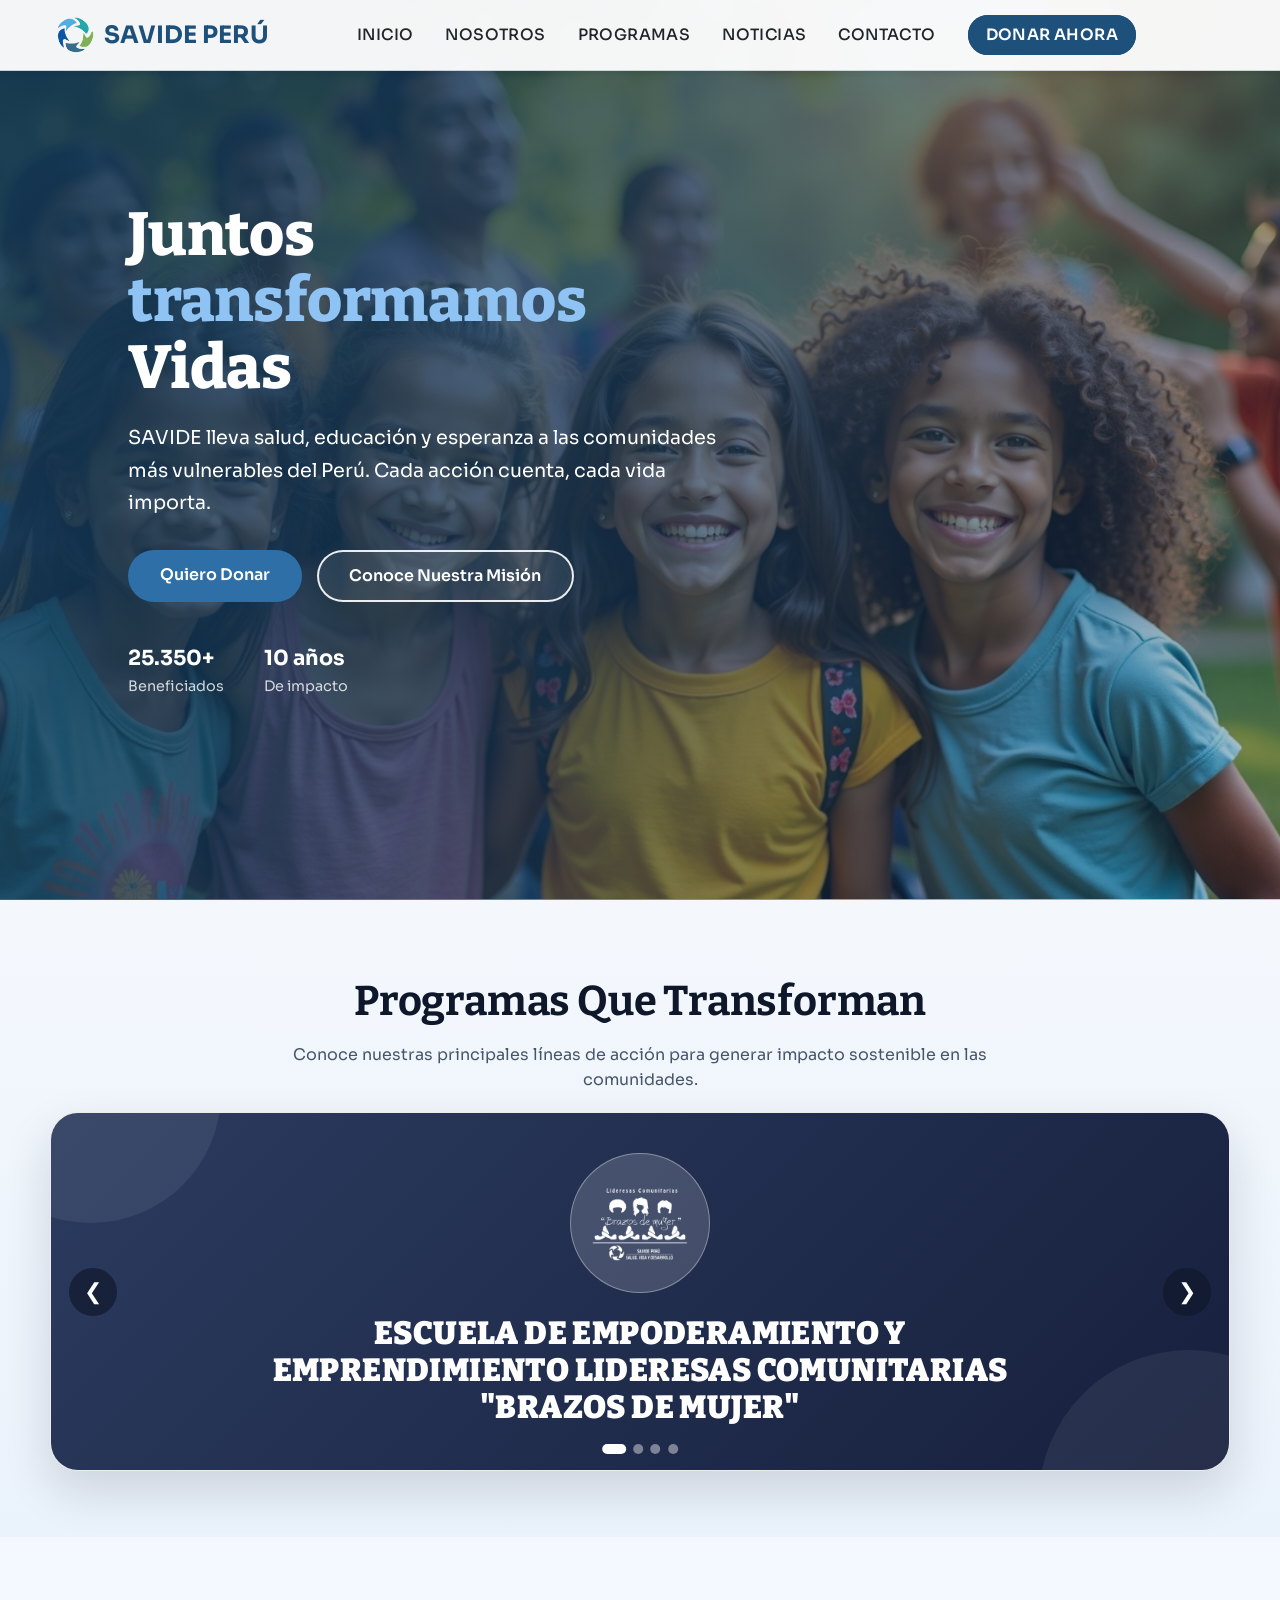
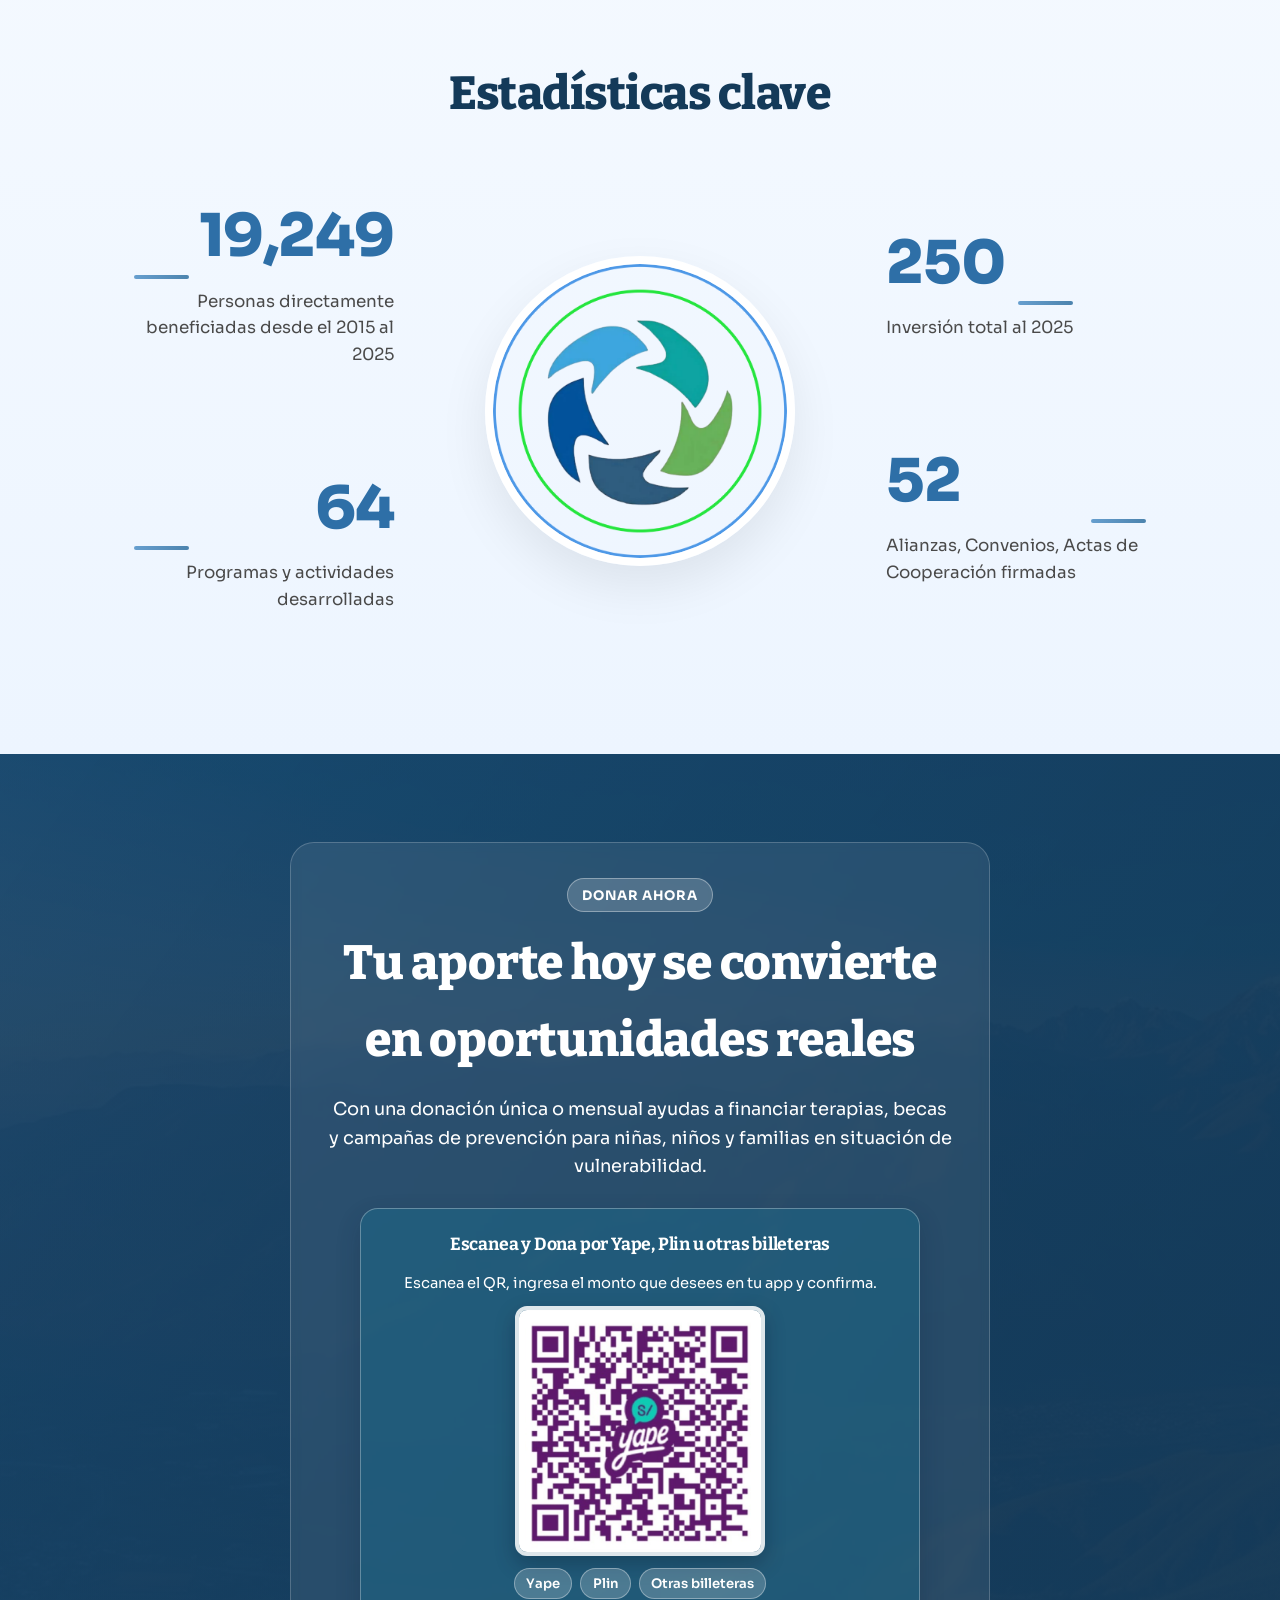
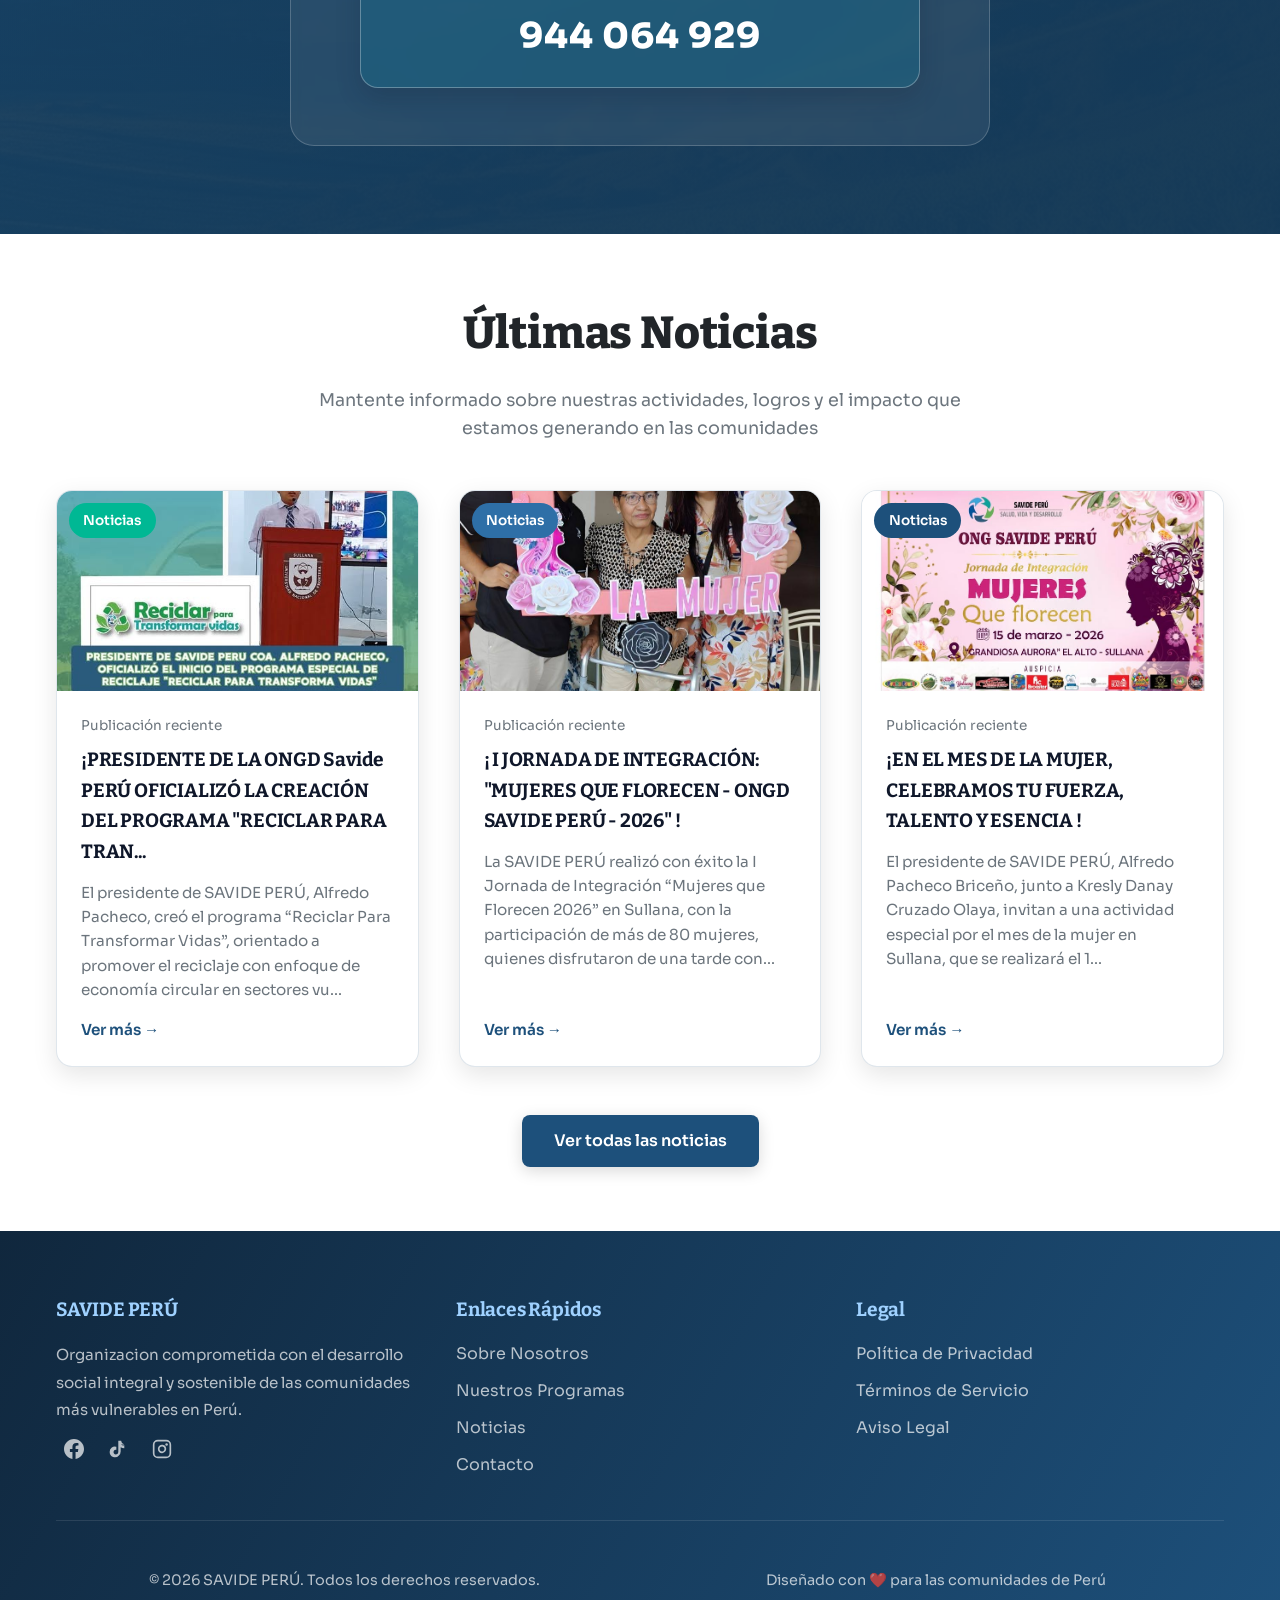
<file: index.html>
<!DOCTYPE html>
<html lang="es">
<head>
    <meta charset="UTF-8">
    <meta name="viewport" content="width=device-width, initial-scale=1.0">
    <meta name="description" content="SAVIDE PERÚ - Organización dedicada al desarrollo social y bienestar comunitario">
    <meta name="keywords" content="ONG, desarrollo social, Perú, comunidad">
    <meta name="author" content="SAVIDE PERÚ">
    <title>SAVIDE PERÚ - Desarrollo Social y Comunitario</title>
    <link rel="stylesheet" href="css/styles.css">
</head>
<body>
    <!-- ==================== HEADER Y NAVEGACIÓN ==================== -->
    <header class="header">
        <div class="container">
            <div class="header-content">
                <!-- Logo -->
                <div class="logo">
                    <img src="images/logo.png" alt="Logo SAVIDE PERÚ" class="logo-icon">
                    <span class="logo-text">SAVIDE PERÚ</span>
                </div>

                <!-- Botón Hamburguesa -->
                <button class="hamburger" id="hamburger">
                    <span></span>
                    <span></span>
                    <span></span>
                </button>

                <!-- Menú de Navegación -->
                <nav class="navbar" id="navbar">
                    <ul class="nav-list">
                        <li><a href="index.html" class="nav-link">Inicio</a></li>
                        <li><a href="html/nosotros.html" class="nav-link">Nosotros</a></li>
                        <li><a href="html/programas.html" class="nav-link">Programas</a></li>
                        <li><a href="html/noticias.html" class="nav-link">Noticias</a></li>
                        <li><a href="html/contacto.html" class="nav-link">Contacto</a></li>
                        <!-- Botón de donación en cabecera -->
                        <li><a href="#donar" class="nav-link btn-donar">Donar Ahora</a></li>
                    </ul>
                </nav>
            </div>
        </div>
    </header>

    <!-- ==================== HERO SECTION ==================== -->
    <section class="hero" id="inicio">
            <div class="hero-content container">

                <h1 class="hero-title">
                    Juntos <br><span class="highlight-orange">transformamos</span><br> Vidas
                </h1>

                <p class="hero-subtitle">
                    SAVIDE lleva salud, educación y esperanza a las comunidades más vulnerables del Perú.
                    Cada acción cuenta, cada vida importa.
                </p>

                <div class="hero-buttons">
                    <a class="btn btn-red" href="#donar">Quiero Donar</a>
                    <a class="btn btn-outline" href="html/nosotros.html">Conoce Nuestra Misión</a>
                </div>

                <div class="hero-stats">
                    <div class="hero-stat-item">
                        <span class="hero-stat-number">25.350+</span>
                        <span class="hero-stat-label">Beneficiados</span>
                    </div>

                    <div class="hero-stat-item">
                        <span class="hero-stat-number">10 años</span>
                        <span class="hero-stat-label">De impacto</span>
                    </div>
                </div>

            </div>
        </section>
    
    <!-- ==================== SECCIÓN PROGRAMAS (CARRUSEL FULL WIDTH) ==================== -->
    <section class="programas-tiles">
        <div class="container programas-head">
            <h2>Programas Que Transforman</h2>
            <p>Conoce nuestras principales líneas de acción para generar impacto sostenible en las comunidades.</p>
        </div>

        <div class="program-carousel" id="program-carousel" aria-label="Carrusel de programas SAVIDE">
            <div class="program-carousel-track">
                <a href="html/programas.html#brazos-de-mujer" class="program-tile tile-1">
                    <div class="tile-icon"><img src="images/logo_brazosdemujer.png" alt="Escuela de Empoderamiento y Emprendimiento"></div>
                    <h3>ESCUELA DE EMPODERAMIENTO Y EMPRENDIMIENTO LIDERESAS COMUNITARIAS "BRAZOS DE MUJER"</h3>
                </a>
                <a href="html/programas.html#reciclar-para-transformar-vidas" class="program-tile tile-2">
                    <div class="tile-icon"><img src="images/logo_reciclaje.png" alt="Reciclar para transformar vidas"></div>
                    <h3>PROGRAMA ESPECIAL DE RECICLAJE "RECICLAR PARA TRANSFORMAR VIDAS"</h3>
                </a>
                <a href="html/programas.html#angeli-vitae" class="program-tile tile-3">
                    <div class="tile-icon"><img src="images/logo_angelivitae.png" alt="Banco de medicinas Angeli Vitae"></div>
                    <h3>BANCO DE MEDICINAS "ANGELI VITAE"</h3>
                </a>
                <a href="html/programas.html#microfinanzas-savide" class="program-tile tile-4">
                    <div class="tile-icon"><img src="images/microfinanzas.png" alt="Microfinanzas SAVIDE Perú"></div>
                    <h3>MICROFINANZAS SAVIDE PERÚ</h3>
                </a>
            </div>

            <button class="program-carousel-btn prev" type="button" aria-label="Programa anterior">&#10094;</button>
            <button class="program-carousel-btn next" type="button" aria-label="Programa siguiente">&#10095;</button>

            <div class="program-carousel-dots" aria-label="Indicadores del carrusel"></div>
        </div>
    </section>

    <!-- ==================== SECCIÓN ESTADÍSTICAS ==================== -->
    <section class="stats-section">
        <div class="container">
            <h2 class="section-header">Estadísticas clave</h2>
        </div>
        <div class="container stats-layout">
            <div class="stats-column stats-left">
                <div class="stat">
                    <div class="stat-number">25,350</div>
                    <p>Personas directamente beneficiadas desde el 2015 al 2025</p>
                </div>
                <div class="stat">
                    <div class="stat-number">85</div>
                    <p>Programas y actividades desarrolladas</p>
                </div>
            </div>
            <div class="stats-image">
                <img src="images/stats_image.png" alt="Niños y comunidad">
            </div>
            <div class="stats-column stats-right">
                <div class="stat">
                    <div class="stat-number">S/ 330K</div>
                    <p>Inversión total al 2025</p>
                </div>
                <div class="stat">
                    <div class="stat-number">69</div>
                    <p>Alianzas, Convenios, Actas de Cooperación firmadas</p>
                </div>
            </div>
        </div>
    </section>

    <!-- ==================== SECCIÓN DONACIÓN (RECREADA) ==================== -->
    <section class="donacion" id="donar">
        <div class="container donacion-container">
            <div class="donacion-content">
                <span class="donacion-tag">Donar Ahora</span>
                <h2>Tu aporte hoy se convierte en oportunidades reales</h2>
                <p class="lead">
                    Con una donación única o mensual ayudas a financiar terapias, becas y
                    campañas de prevención para niñas, niños y familias en situación de vulnerabilidad.
                </p>

                <div class="donar-grid">
                    <article class="donar-card donar-card-alt">
                        <h3>Escanea y Dona por Yape, Plin u otras billeteras</h3>
                        <p class="donar-ayuda">Escanea el QR, ingresa el monto que desees en tu app y confirma.</p>

                        <div class="donar-qr-wrap">
                            <img src="images/yape.jpeg" alt="QR de donación Yape y Plin" class="donar-qr">
                        </div>

                        <div class="donar-metodos" aria-label="Métodos de donación">
                            <span>Yape</span>
                            <span>Plin</span>
                            <span>Otras billeteras</span>
                        </div>

                        <p class="donar-numero">944 064 929</p>
                    </article>
                </div>

            </div>
        </div>
    </section>
    <!-- ==================== ÚLTIMAS NOTICIAS ==================== -->
    <section class="ultimas-noticias">
        <div class="container">
            <div class="noticias-header">
                <h2>Últimas Noticias</h2>
                <p>Mantente informado sobre nuestras actividades, logros y el impacto que
                    estamos generando en las comunidades
                </p>
            </div>

            <div class="noticias-grid" id="home-noticias-grid">
                <!-- Noticia 1 -->
                <article class="noticia-card">
                    <div class="noticia-badge salud">Salud Comunitaria</div>
                    <img src="images/proyecto1.jpg" alt="Campaña de Salud">
                    <div class="noticia-info">
                        <span class="noticia-fecha">15 de Enero, 2025</span>
                        <h3>Campaña de Salud Preventiva llega a 8 comunidades rurales</h3>
                        <p>SAVIDE realizó jornadas de atención médica gratuita beneficiando a más de 500 familias. Se brindaron consultas médicas, vacunación y orientación.</p>
                        <a href="#" class="btn-noticia">Leer más →</a>
                    </div>
                </article>

                <!-- Noticia 2 -->
                <article class="noticia-card">
                    <div class="noticia-badge educacion">Educación</div>
                    <img src="images/proyecto1.jpg" alt="Taller de Liderazgo">
                    <div class="noticia-info">
                        <span class="noticia-fecha">28 de Diciembre, 2024</span>
                        <h3>Talleres de Liderazgo Juvenil transforman a 120 jóvenes</h3>
                        <p>Nuestro programa de desarrollo de habilidades culminó su tercera edición con resultados extraordinarios. Los participantes desarrollaron liderazgo y trabajo en equipo.</p>
                        <a href="#" class="btn-noticia">Leer más →</a>
                    </div>
                </article>

                <!-- Noticia 3 -->
                <article class="noticia-card">
                    <div class="noticia-badge alianzas">Alianzas</div>
                    <img src="images/proyecto1.jpg" alt="Nueva Alianza">
                    <div class="noticia-info">
                        <span class="noticia-fecha">10 de Diciembre, 2024</span>
                        <h3>Nueva alianza estratégica amplía nuestro alcance regional</h3>
                        <p>SAVIDE firma convenio con importantes empresas del sector privado para expandir programas de becas y atención integral.</p>
                        <a href="#" class="btn-noticia">Leer más →</a>
                    </div>
                </article>
            </div>

            <div class="noticias-btn">
                <a href="html/noticias.html" class="btn btn-primary">Ver todas las noticias</a>
            </div>
        </div>
    </section>
        

    <!-- ==================== FOOTER ==================== -->
    <footer class="footer">
        <div class="container">
            <div class="footer-content">
                <!-- Columna 1: Sobre -->
                <div class="footer-column">
                    <h4>SAVIDE PERÚ</h4>
                    <p>
                        Organizacion comprometida con el desarrollo social integral 
                        y sostenible de las comunidades más vulnerables en Perú.
                    </p>
                    <div class="social-links">
                    <a href="https://www.facebook.com/ONG.SAVIDE.PERU.OFICIAL/" target="_blank" title="Facebook" class="social-link">
                        <svg viewBox="0 0 24 24" fill="currentColor">
                            <path d="M24 12.073c0-6.627-5.373-12-12-12s-12 5.373-12 12c0 5.99 4.388 10.954 10.125 11.854v-8.385H7.078v-3.47h3.047V9.43c0-3.007 1.792-4.669 4.533-4.669 1.312 0 2.686.235 2.686.235v2.953H15.83c-1.491 0-1.956.925-1.956 1.874v2.25h3.328l-.532 3.47h-2.796v8.385C19.612 23.027 24 18.062 24 12.073z"/>
                        </svg>
                    </a>

                    <a href="https://www.tiktok.com/@savide.peru.oficial" target="_blank" title="TikTok" class="social-link">
                        <svg viewBox="0 0 24 24" fill="currentColor">
                            <path d="M19.59 6.69a4.83 4.83 0 01-3.77-4.25V2h-3.45v13.67a2.89 2.89 0 01-5.2 1.74 2.89 2.89 0 012.31-4.6c.18 0 .35.02.52.05V9.23a6.37 6.37 0 00-.52-.02A6.34 6.34 0 002 15.55a6.34 6.34 0 0011.09 4.17 6.28 6.28 0 002.1-4.71V9.8a8.2 8.2 0 004.38 1.23V7.58a4.86 4.86 0 01-3.98-0.89z"/>
                        </svg>
                    </a>

                    <a href="https://www.instagram.com/savide_peru_oficial/" target="_blank" title="Instagram" class="social-link">
                        <svg viewBox="0 0 24 24" fill="currentColor">
                            <rect x="2" y="2" width="20" height="20" rx="5" ry="5" fill="none" stroke="currentColor" stroke-width="2"/>
                            <path d="M16 11.37A4 4 0 1112.63 8 4 4 0 0116 11.37z" fill="none" stroke="currentColor" stroke-width="2"/>
                            <circle cx="17.5" cy="6.5" r="1.5" fill="currentColor"/>
                        </svg>
                    </a>
                </div>
            </div>

                <!-- Columna 2: Enlaces -->
                <div class="footer-column">
                    <h4>Enlaces Rápidos</h4>
                    <ul>
                        <li><a href="html/nosotros.html">Sobre Nosotros</a></li>
                        <li><a href="html/programas.html">Nuestros Programas</a></li>
                        <li><a href="html/noticias.html">Noticias</a></li>
                        <li><a href="contacto.html">Contacto</a></li>
                    </ul>
                </div>

                <!-- Columna 3: Información Legal -->
                <div class="footer-column">
                    <h4>Legal</h4>
                    <ul>
                        <li><a href="html/politica-privacidad.html">Política de Privacidad</a></li>
                        <li><a href="html/terminos-servicio.html">Términos de Servicio</a></li>
                        <li><a href="html/aviso-legal.html">Aviso Legal</a></li>
                    </ul>
                </div>
            </div>

            <!-- Footer Inferior -->
            <div class="footer-bottom">
                <div class="footer-copyright">
                    <p>&copy; 2026 SAVIDE PERÚ. Todos los derechos reservados.</p>
                </div>
                <div class="footer-credits">
                    <p>Diseñado con ❤️ para las comunidades de Perú</p>
                </div>
            </div>
        </div>
    </footer>

    <!-- ==================== BOTÓN VOLVER ARRIBA ==================== -->
    <button class="scroll-to-top" id="scroll-to-top" title="Volver arriba">
        <svg viewBox="0 0 24 24" fill="none" stroke="currentColor" stroke-width="2">
            <polyline points="18 15 12 9 6 15"></polyline>
        </svg>
    </button>

    <!-- Scripts -->
    <script src="script.js"></script>
</body>
</html>
</file>
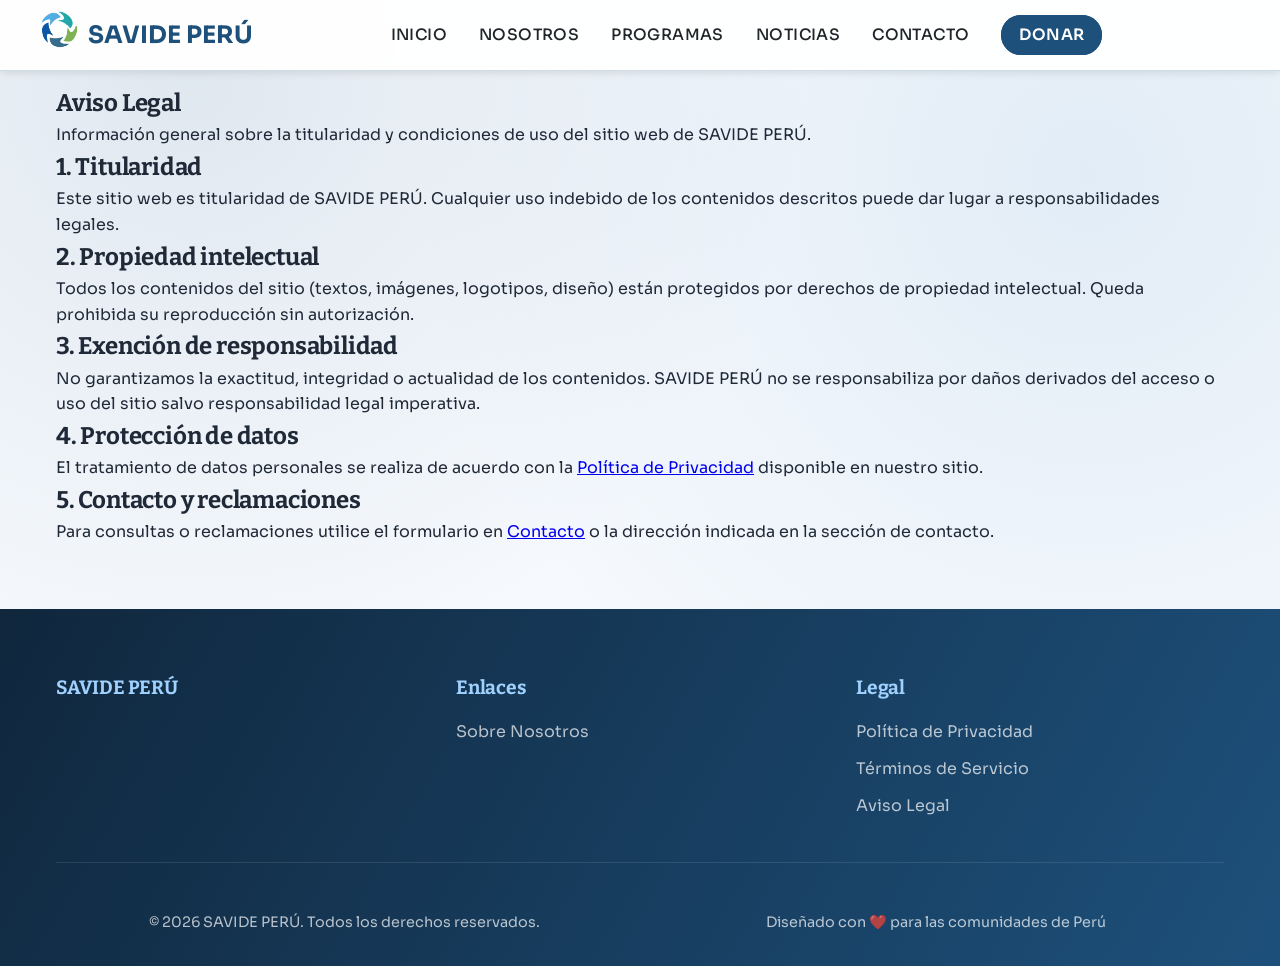
<file: html/aviso-legal.html>
<!DOCTYPE html>
<html lang="es">
<head>
    <meta charset="UTF-8">
    <meta name="viewport" content="width=device-width, initial-scale=1.0">
    <title>Aviso Legal — SAVIDE PERÚ</title>
    <link rel="stylesheet" href="../css/styles.css">
</head>
<body>
    <header class="header">
        <div class="container header-content">
            <div class="logo"><a href="../index.html"><img src="../images/logo.png" alt="Logo SAVIDE PERÚ" class="logo-icon"></a><span class="logo-text">SAVIDE PERÚ</span></div>
            <nav class="navbar">
                <ul class="nav-list">
                    <li><a href="../index.html" class="nav-link">Inicio</a></li>
                    <li><a href="nosotros.html" class="nav-link">Nosotros</a></li>
                    <li><a href="programas.html" class="nav-link">Programas</a></li>
                    <li><a href="noticias.html" class="nav-link">Noticias</a></li>
                    <li><a href="contacto.html" class="nav-link">Contacto</a></li>
                    <li><a href="../index.html#donar" class="nav-link btn-donar">Donar</a></li>
                </ul>
            </nav>
        </div>
    </header>

    <main>
        <section class="content-section">
            <div class="container">
        <h1>Aviso Legal</h1>

        <p>Información general sobre la titularidad y condiciones de uso del sitio web de SAVIDE PERÚ.</p>

        <h2>1. Titularidad</h2>
        <p>Este sitio web es titularidad de SAVIDE PERÚ. Cualquier uso indebido de los contenidos descritos puede dar lugar a responsabilidades legales.</p>

        <h2>2. Propiedad intelectual</h2>
        <p>Todos los contenidos del sitio (textos, imágenes, logotipos, diseño) están protegidos por derechos de propiedad intelectual. Queda prohibida su reproducción sin autorización.</p>

        <h2>3. Exención de responsabilidad</h2>
        <p>No garantizamos la exactitud, integridad o actualidad de los contenidos. SAVIDE PERÚ no se responsabiliza por daños derivados del acceso o uso del sitio salvo responsabilidad legal imperativa.</p>

        <h2>4. Protección de datos</h2>
        <p>El tratamiento de datos personales se realiza de acuerdo con la <a href="politica-privacidad.html">Política de Privacidad</a> disponible en nuestro sitio.</p>

        <h2>5. Contacto y reclamaciones</h2>
        <p>Para consultas o reclamaciones utilice el formulario en <a href="contacto.html">Contacto</a> o la dirección indicada en la sección de contacto.</p>
            </div>
        </section>
    </main>

    <footer class="footer">
        <div class="container">
            <div class="footer-content">
                <div class="footer-column">
                    <h4>SAVIDE PERÚ</h4>
                </div>
                <div class="footer-column">
                    <h4>Enlaces</h4>
                    <ul>
                        <li><a href="nosotros.html">Sobre Nosotros</a></li>
                    </ul>
                </div>
                <div class="footer-column">
                    <h4>Legal</h4>
                    <ul>
                        <li><a href="politica-privacidad.html">Política de Privacidad</a></li>
                        <li><a href="terminos-servicio.html">Términos de Servicio</a></li>
                        <li><a href="aviso-legal.html">Aviso Legal</a></li>
                    </ul>
                </div>
            </div>
            <div class="footer-bottom">
                <div class="footer-copyright">
                    <p>&copy; 2026 SAVIDE PERÚ. Todos los derechos reservados.</p>
                </div>
                <div class="footer-credits">
                    <p>Diseñado con ❤️ para las comunidades de Perú</p>
                </div>
            </div>
        </div>
    </footer>
</body>
</html>
</file>
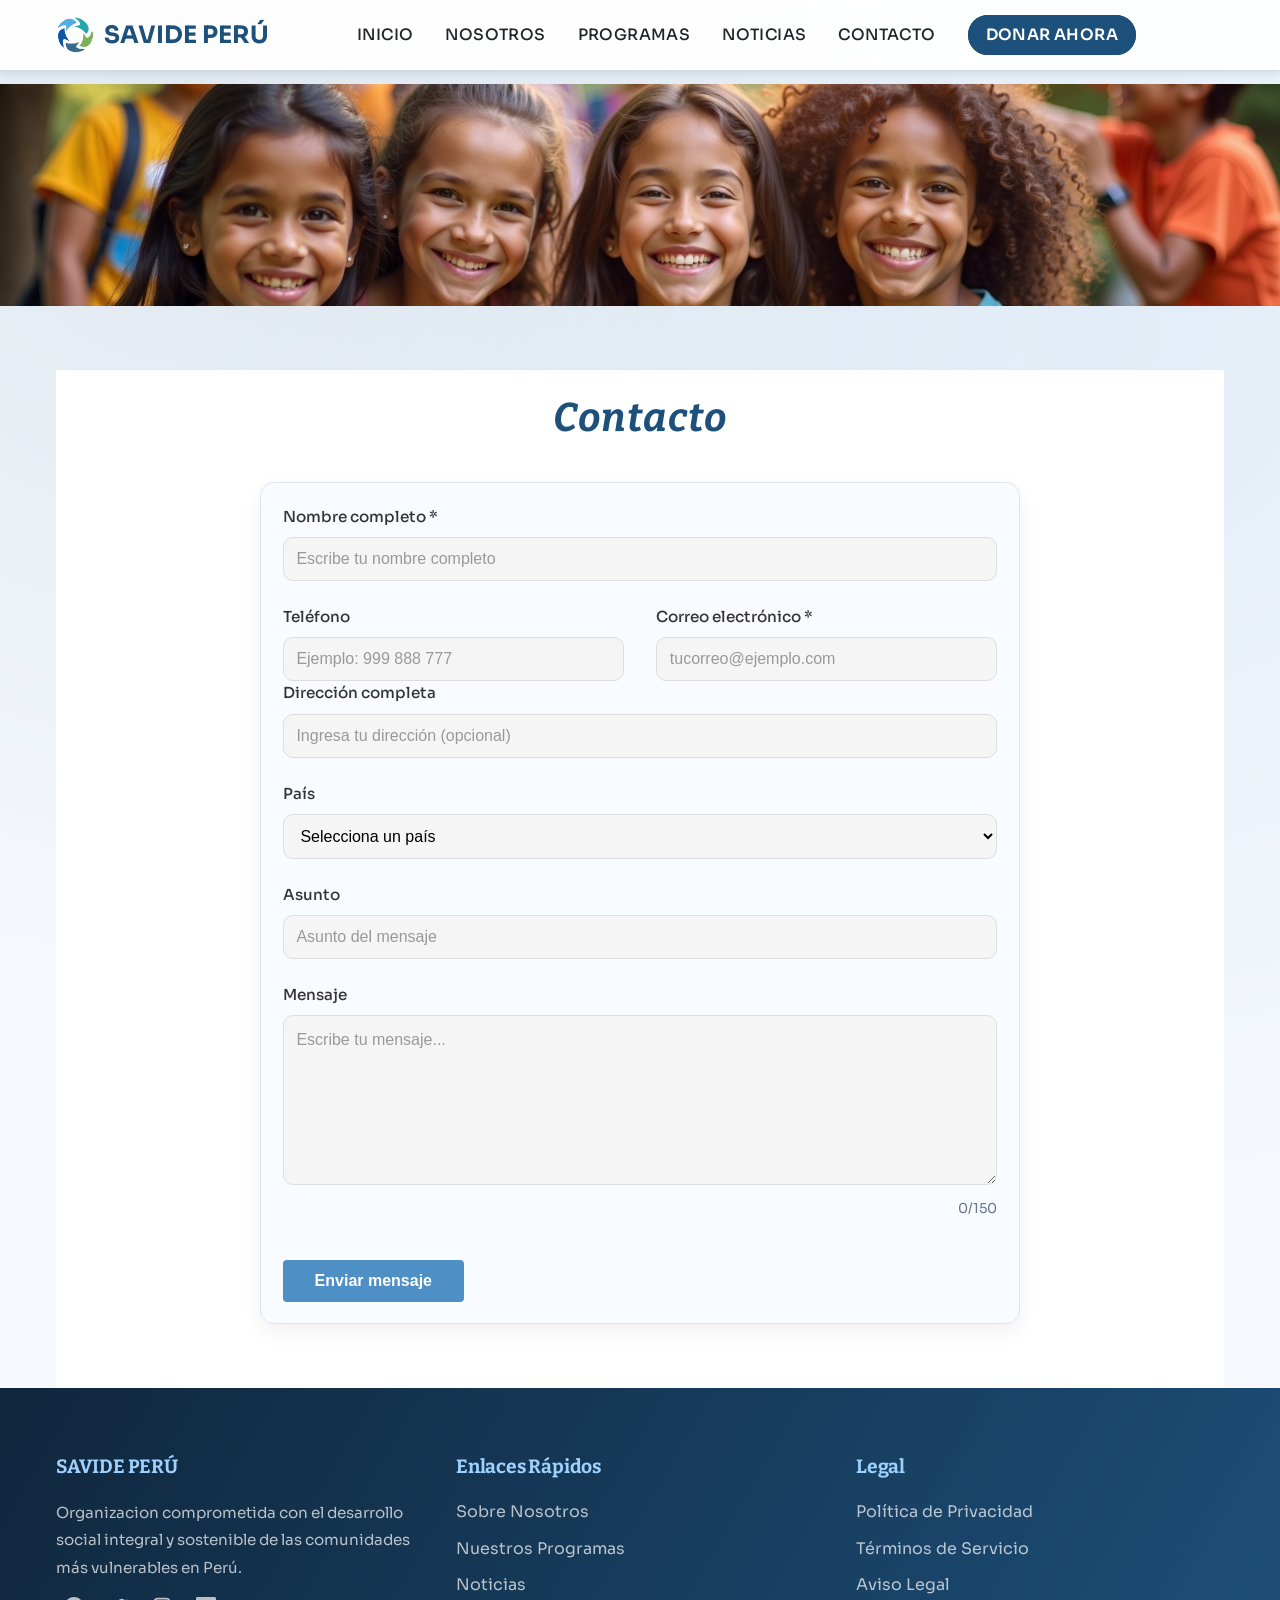
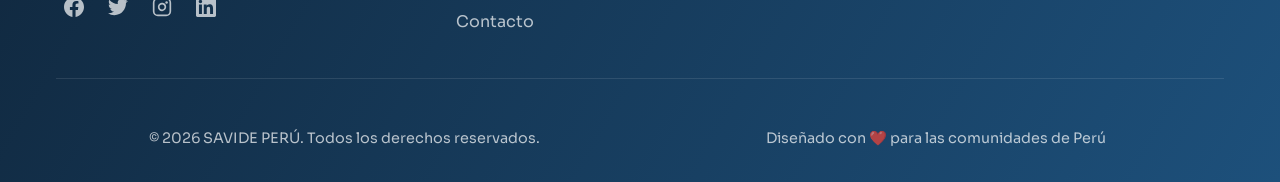
<file: html/contacto.html>
<!DOCTYPE html>
<html lang="es">
<head>
    <meta charset="UTF-8">
    <meta name="viewport" content="width=device-width, initial-scale=1.0">
    <title>Contacto | SAVIDE PERÚ</title>
    <link rel="stylesheet" href="../css/styles.css">
    <link rel="stylesheet" href="../css/contacto.css">
</head>
<body>
    <header class="header">
        <div class="container">
            <div class="header-content">
                <div class="logo">
                    <img src="../images/logo.png" alt="Logo SAVIDE PERÚ" class="logo-icon">
                    <span class="logo-text">SAVIDE PERÚ</span>
                </div>
                <button class="hamburger" id="hamburger">
                    <span></span><span></span><span></span>
                </button>
                <nav class="navbar" id="navbar">
                    <ul class="nav-list">
                        <li><a href="../index.html" class="nav-link">Inicio</a></li>
                        <li><a href="nosotros.html" class="nav-link">Nosotros</a></li>
                        <li><a href="programas.html" class="nav-link">Programas</a></li>
                        <li><a href="noticias.html" class="nav-link">Noticias</a></li>
                        <li><a href="contacto.html" class="nav-link">Contacto</a></li>
                        <li><a href="../index.html#donar" class="nav-link btn-donar">Donar Ahora</a></li>
                    </ul>
                </nav>
            </div>
        </div>
    </header>

    <main>
        <!-- BANNER IMAGEN DELGADA -->
        <section class="contacto-banner">
            <img src="../images/fondooo.jpg" alt="Contacto SAVIDE PERÚ">
        </section>

        <div class="container">
            <!-- SECCIÓN FORMULARIO DE CONTACTO -->
            <section class="contacto-principal">
                <div class="contacto-form-section">
                    <h2>Contacto</h2>

                    <form class="contacto-form" action="#" method="POST" data-submit-mode="formsubmit-ajax" data-formsubmit-user-b64="dmFsbGFkb2xpZGpvZWwxQGdtYWlsLmNvbQ==">
                        <input type="hidden" name="_subject" value="Nuevo mensaje desde el formulario de contacto SAVIDE">
                        <input type="hidden" name="_captcha" value="false">
                        <input type="hidden" name="_template" value="table">
                        <input type="hidden" name="_replyto" id="_replyto" value="">
                        <div class="form-group">
                            <label for="nombre">Nombre completo *</label>
                            <input type="text" id="nombre" name="nombre" placeholder="Escribe tu nombre completo" autocomplete="name" required>
                        </div>

                        <div class="form-row">
                            <div class="form-group">
                                <label for="telefono">Teléfono</label>
                                <input type="tel" id="telefono" name="telefono" placeholder="Ejemplo: 999 888 777" autocomplete="tel" inputmode="tel">
                            </div>
                            <div class="form-group">
                                <label for="email">Correo electrónico *</label>
                                <input type="email" id="email" name="email" placeholder="tucorreo@ejemplo.com" autocomplete="email" inputmode="email" required>
                            </div>
                        </div>

                        <div class="form-group">
                            <label for="direccion">Dirección completa</label>
                            <input type="text" id="direccion" name="direccion" placeholder="Ingresa tu dirección (opcional)" autocomplete="street-address">
                        </div>

                        <div class="form-group">
                            <label for="pais">País</label>
                            <select id="pais" name="pais">
                                <option value="">Selecciona un país</option>
                                <option value="peru">Perú</option>
                                <option value="argentina">Argentina</option>
                                <option value="chile">Chile</option>
                                <option value="colombia">Colombia</option>
                                <option value="ecuador">Ecuador</option>
                                <option value="otros">Otros</option>
                            </select>
                        </div>

                        <div class="form-group">
                            <label for="asunto">Asunto</label>
                            <input type="text" id="asunto" name="asunto" placeholder="Asunto del mensaje">
                        </div>

                        <div class="form-group">
                            <label for="mensaje">Mensaje</label>
                            <textarea id="mensaje" name="mensaje" rows="6" maxlength="150" placeholder="Escribe tu mensaje..." required></textarea>
                            <span class="message-counter"><span id="char-count">0</span>/150</span>
                        </div>

                        <button type="submit" class="btn btn-enviar">
                            Enviar mensaje
                        </button>
                    </form>
                </div>
            </section>
        </div>
    </main>

    <footer class="footer">
        <div class="container">
            <div class="footer-content">
                <!-- Columna 1: Sobre -->
                <div class="footer-column">
                    <h4>SAVIDE PERÚ</h4>
                    <p>
                        Organizacion comprometida con el desarrollo social integral 
                        y sostenible de las comunidades más vulnerables en Perú.
                    </p>
                    <div class="social-links">
                        <a href="https://www.facebook.com/ONG.SAVIDE.PERU.OFICIAL/" target="_blank" title="Facebook" class="social-link">
                            <svg viewBox="0 0 24 24" fill="currentColor">
                                <path d="M24 12.073c0-6.627-5.373-12-12-12s-12 5.373-12 12c0 5.99 4.388 10.954 10.125 11.854v-8.385H7.078v-3.47h3.047V9.43c0-3.007 1.792-4.669 4.533-4.669 1.312 0 2.686.235 2.686.235v2.953H15.83c-1.491 0-1.956.925-1.956 1.874v2.25h3.328l-.532 3.47h-2.796v8.385C19.612 23.027 24 18.062 24 12.073z"/>
                            </svg>
                        </a>
                        <a href="https://www.tiktok.com/@savide.peru.oficial" target="_blank" title="TikTok" class="social-link">
                            <svg viewBox="0 0 24 24" fill="currentColor">
                                <path d="M23.953 4.57a10 10 0 01-2.825.775 4.958 4.958 0 002.163-2.723c-.951.555-2.005.959-3.127 1.184a4.92 4.92 0 00-8.384 4.482C7.69 8.095 4.067 6.13 1.64 3.162a4.822 4.822 0 00-.666 2.475c0 1.71.87 3.213 2.188 4.096a4.904 4.904 0 01-2.228-.616v.06a4.923 4.923 0 003.946 4.827 4.996 4.996 0 01-2.212.085 4.936 4.936 0 004.604 3.417 9.867 9.867 0 01-6.102 2.105c-.39 0-.779-.023-1.17-.067a13.995 13.995 0 007.557 2.209c9.053 0 13.998-7.496 13.998-13.985 0-.21 0-.42-.015-.63A9.935 9.935 0 0024 4.59z"/>
                            </svg>
                        </a>
                        <a href="https://www.instagram.com/savide_peru_oficial/" target="_blank" title="Instagram" class="social-link">
                            <svg viewBox="0 0 24 24" fill="currentColor">
                                <rect x="2" y="2" width="20" height="20" rx="5" ry="5" fill="none" stroke="currentColor" stroke-width="2"/>
                                <path d="M16 11.37A4 4 0 1112.63 8 4 4 0 0116 11.37z" fill="none" stroke="currentColor" stroke-width="2"/>
                                <circle cx="17.5" cy="6.5" r="1.5" fill="currentColor"/>
                            </svg>
                        </a>
                        <a href="#" title="LinkedIn" class="social-link">
                            <svg viewBox="0 0 24 24" fill="currentColor">
                                <path d="M20.447 20.452h-3.554v-5.569c0-1.328-.027-3.037-1.852-3.037-1.853 0-2.136 1.445-2.136 2.939v5.667H9.351V9h3.414v1.561h.046c.477-.9 1.637-1.85 3.37-1.85 3.601 0 4.267 2.37 4.267 5.455v6.286zM5.337 7.433c-1.144 0-2.063-.926-2.063-2.065 0-1.138.92-2.063 2.063-2.063 1.14 0 2.064.925 2.064 2.063 0 1.139-.925 2.065-2.064 2.065zm1.782 13.019H3.555V9h3.564v11.452zM22.225 0H1.771C.792 0 0 .774 0 1.729v20.542C0 23.227.792 24 1.771 24h20.451C23.2 24 24 23.227 24 22.271V1.729C24 .774 23.2 0 22.225 0z"/>
                            </svg>
                        </a>
                    </div>
                </div>

                <!-- Columna 2: Enlaces -->
                <div class="footer-column">
                    <h4>Enlaces Rápidos</h4>
                    <ul>
                        <li><a href="nosotros.html">Sobre Nosotros</a></li>
                        <li><a href="programas.html">Nuestros Programas</a></li>
                        <li><a href="noticias.html">Noticias</a></li>
                        <li><a href="contacto.html">Contacto</a></li>
                    </ul>
                </div>

                <!-- Columna 3: Información Legal -->
                <div class="footer-column">
                    <h4>Legal</h4>
                    <ul>
                        <li><a href="politica-privacidad.html">Política de Privacidad</a></li>
                        <li><a href="terminos-servicio.html">Términos de Servicio</a></li>
                        <li><a href="aviso-legal.html">Aviso Legal</a></li>
                    </ul>
                </div>
            </div>

            <!-- Footer Inferior -->
            <div class="footer-bottom">
                <div class="footer-copyright">
                    <p>&copy; 2026 SAVIDE PERÚ. Todos los derechos reservados.</p>
                </div>
                <div class="footer-credits">
                    <p>Diseñado con ❤️ para las comunidades de Perú</p>
                </div>
            </div>
        </div>
    </footer>
    <button class="scroll-to-top" id="scroll-to-top" title="Volver arriba">
        <svg viewBox="0 0 24 24" fill="none" stroke="currentColor" stroke-width="2">
            <polyline points="18 15 12 9 6 15"></polyline>
        </svg>
    </button>
    <script src="../script.js"></script>
</body>
</html>
</file>
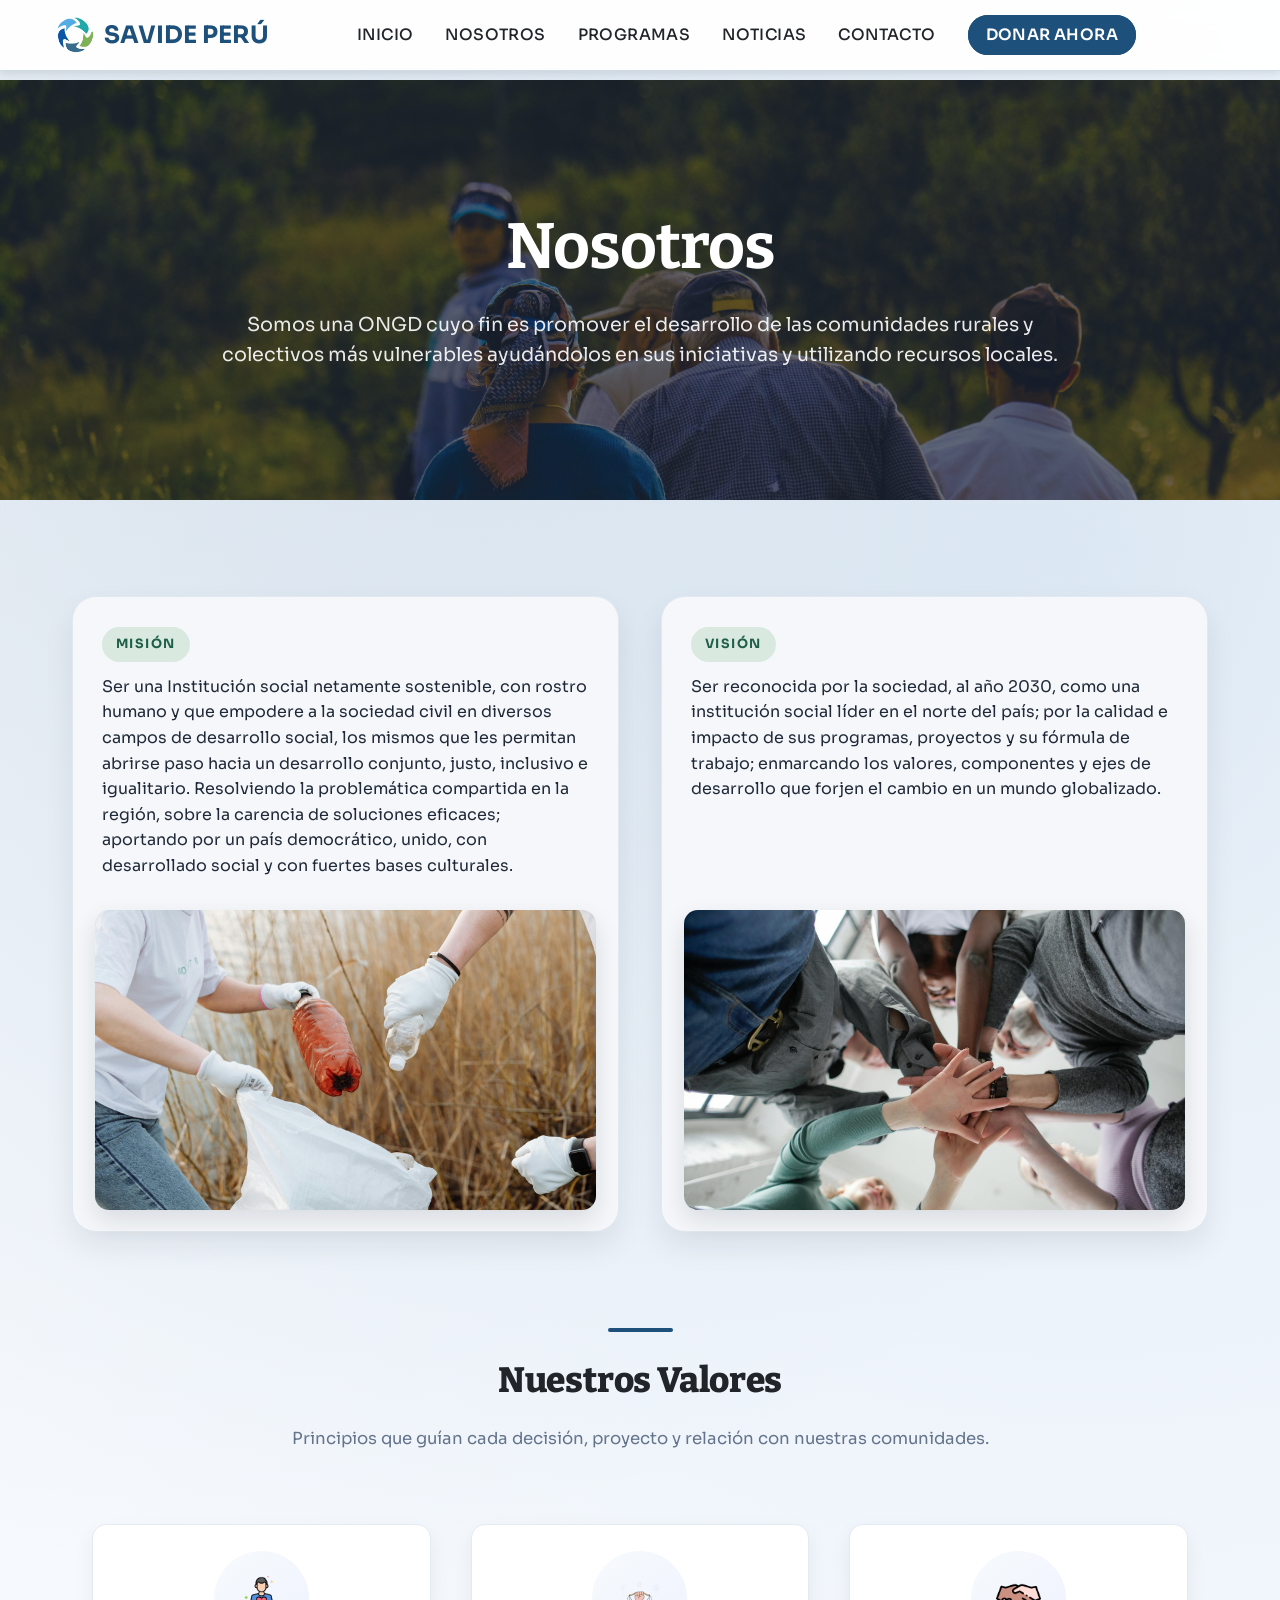
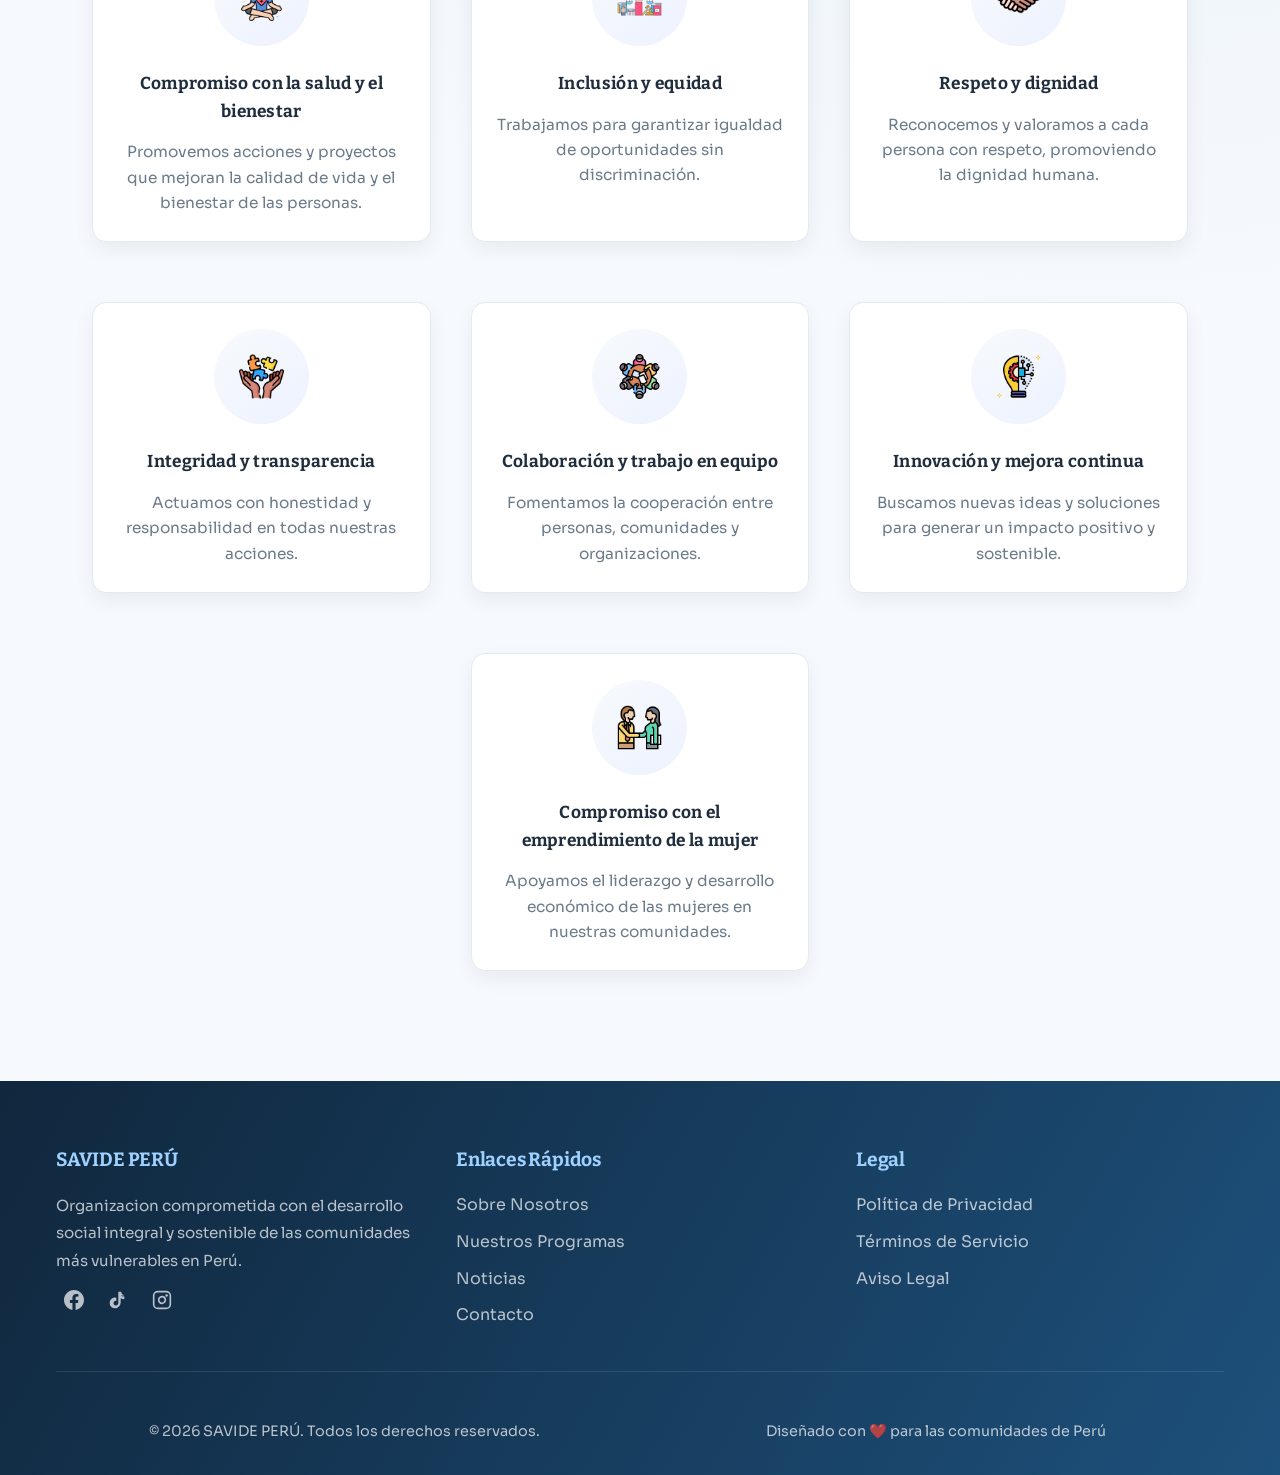
<file: html/nosotros.html>
<!DOCTYPE html>
<html lang="es">
<head>
    <meta charset="UTF-8" />
    <meta name="viewport" content="width=device-width, initial-scale=1.0" />
    <title>Nosotros | SAVIDE PERÚ</title>
    <link rel="stylesheet" href="../css/styles.css" />
    <link rel="stylesheet" href="../css/nosotros.css" />
</head>
<body>
    <header class="header">
        <div class="container">
            <div class="header-content">
                <!-- Logo -->
                <div class="logo">
                    <img src="../images/logo.png" alt="Logo SAVIDE PERÚ" class="logo-icon">
                    <span class="logo-text">SAVIDE PERÚ</span>
                </div>

                <!-- Botón Hamburguesa -->
                <button class="hamburger" id="hamburger">
                    <span></span>
                    <span></span>
                    <span></span>
                </button>

                <!-- Menú de Navegación -->
                <nav class="navbar" id="navbar">
                    <ul class="nav-list">
                        <li><a href="../index.html" class="nav-link">Inicio</a></li>
                        <li><a href="nosotros.html" class="nav-link">Nosotros</a></li>
                        <li><a href="programas.html" class="nav-link">Programas</a></li>
                        <li><a href="noticias.html" class="nav-link">Noticias</a></li>
                        <li><a href="contacto.html" class="nav-link">Contacto</a></li>
                        <!-- Botón de donación en cabecera -->
                        <li><a href="../index.html#donar" class="nav-link btn-donar">Donar Ahora</a></li>
                    </ul>
                </nav>
            </div>
        </div>
    </header>

    <!-- HERO NOSOTROS -->
    <section class="hero-nosotros">
        <div class="hero-overlay"></div>

        <div class="hero-content">
            <h1>Nosotros</h1>

            <p>
                Somos una ONGD cuyo fin es promover el desarrollo de las comunidades
                rurales y colectivos más vulnerables ayudándolos en sus iniciativas
                y utilizando recursos locales.
            </p>
        </div>
    </section>

    <main class="container">
        <!-- QUIENES SOMOS -->
        <section class="identidad">

            <div class="container">
                <div class="identidad-grid">
                    <!-- MISIÓN -->
                    <article class="identidad-item identidad-mision">
                        <div class="identidad-text">
                            <span class="label">Misión</span>
                            <p>
                                Ser una Institución social netamente sostenible, con rostro humano y que empodere a la sociedad civil en diversos campos de desarrollo social, los mismos que les permitan abrirse paso hacia un desarrollo conjunto, justo, inclusivo e igualitario. Resolviendo la problemática compartida en la región, sobre la carencia de soluciones eficaces; aportando por un país democrático, unido, con desarrollado social y con fuertes bases culturales.
                            </p>
                        </div>

                        <div class="identidad-img">
                            <img src="../images/mision-nosotros.jpg" alt="Misión">
                        </div>
                    </article>

                    <!-- VISIÓN -->
                    <article class="identidad-item identidad-vision">
                        <div class="identidad-text">
                            <span class="label">Visión</span>
                            <p>
                                Ser reconocida por la sociedad, al año 2030, como una institución social líder en el norte del país; por la calidad e impacto de sus programas, proyectos y su fórmula de trabajo; enmarcando los valores, componentes y ejes de desarrollo que forjen el cambio en un mundo globalizado.
                            </p>
                        </div>

                        <div class="identidad-img">
                            <img src="../images/vision-nosotros.jpg" alt="Visión">
                        </div>
                    </article>
                </div>


                <!-- VALORES -->
                <div class="valores">

                    <h2 class="valores-title">Nuestros Valores</h2>
                    <p class="valores-subtitle">Principios que guían cada decisión, proyecto y relación con nuestras comunidades.</p>

                    <div class="valores-grid">

                        <div class="valor">
                            <div class="valor-icon">
                                    <img src="../images/salud-mental.png" alt="Salud y bienestar">
                                </div>
                                <h4>Compromiso con la salud y el bienestar</h4>
                                <p>Promovemos acciones y proyectos que mejoran la calidad de vida y el bienestar de las personas.</p>
                            </div>

                            <div class="valor">
                                <div class="valor-icon">
                                    <img src="../images/sistema-de-equidad.png" alt="Inclusión y equidad">
                                </div>
                                <h4>Inclusión y equidad</h4>
                                <p>Trabajamos para garantizar igualdad de oportunidades sin discriminación.</p>
                            </div>

                            <div class="valor">
                                <div class="valor-icon">
                                    <img src="../images/apreton-de-manos.png" alt="Respeto y dignidad">
                                </div>
                                <h4>Respeto y dignidad</h4>
                                <p>Reconocemos y valoramos a cada persona con respeto, promoviendo la dignidad humana.</p>
                            </div>

                            <div class="valor">
                                <div class="valor-icon">
                                    <img src="../images/integridad.png" alt="Integridad y transparencia">
                                </div>
                                <h4>Integridad y transparencia</h4>
                                <p>Actuamos con honestidad y responsabilidad en todas nuestras acciones.</p>
                            </div>

                            <div class="valor">
                                <div class="valor-icon">
                                    <img src="../images/reunion.png" alt="Trabajo en equipo">
                                </div>
                                <h4>Colaboración y trabajo en equipo</h4>
                                <p>Fomentamos la cooperación entre personas, comunidades y organizaciones.</p>
                            </div>

                            <div class="valor">
                                <div class="valor-icon">
                                    <img src="../images/innovacion.png" alt="Innovación">
                                </div>
                                <h4>Innovación y mejora continua</h4>
                                <p>Buscamos nuevas ideas y soluciones para generar un impacto positivo y sostenible.</p>
                            </div>

                            <div class="valor">
                                <div class="valor-icon">
                                    <img src="../images/negociar.png" alt="Emprendimiento de la mujer">
                                </div>
                                <h4>Compromiso con el emprendimiento de la mujer</h4>
                                <p>Apoyamos el liderazgo y desarrollo económico de las mujeres en nuestras comunidades.</p>
                            </div>

                    </div>

                </div>

            </div>

        </section>

    </main>

    <footer class="footer">
        <div class="container">
            <div class="footer-content">
                <!-- Columna 1: Sobre -->
                <div class="footer-column">
                    <h4>SAVIDE PERÚ</h4>
                    <p>
                        Organizacion comprometida con el desarrollo social integral 
                        y sostenible de las comunidades más vulnerables en Perú.
                    </p>
                    <div class="social-links">
                        <a href="https://www.facebook.com/ONG.SAVIDE.PERU.OFICIAL/" target="_blank" title="Facebook" class="social-link">
                            <svg viewBox="0 0 24 24" fill="currentColor">
                                <path d="M24 12.073c0-6.627-5.373-12-12-12s-12 5.373-12 12c0 5.99 4.388 10.954 10.125 11.854v-8.385H7.078v-3.47h3.047V9.43c0-3.007 1.792-4.669 4.533-4.669 1.312 0 2.686.235 2.686.235v2.953H15.83c-1.491 0-1.956.925-1.956 1.874v2.25h3.328l-.532 3.47h-2.796v8.385C19.612 23.027 24 18.062 24 12.073z"/>
                            </svg>
                        </a>

                        <a href="https://www.tiktok.com/@savide.peru.oficial" target="_blank" title="TikTok" class="social-link">
                            <svg viewBox="0 0 24 24" fill="currentColor">
                                <path d="M19.59 6.69a4.83 4.83 0 01-3.77-4.25V2h-3.45v13.67a2.89 2.89 0 01-5.2 1.74 2.89 2.89 0 012.31-4.6c.18 0 .35.02.52.05V9.23a6.37 6.37 0 00-.52-.02A6.34 6.34 0 002 15.55a6.34 6.34 0 0011.09 4.17 6.28 6.28 0 002.1-4.71V9.8a8.2 8.2 0 004.38 1.23V7.58a4.86 4.86 0 01-3.98-0.89z"/>
                            </svg>
                        </a>

                        <a href="https://www.instagram.com/savide_peru_oficial/" target="_blank" title="Instagram" class="social-link">
                            <svg viewBox="0 0 24 24" fill="currentColor">
                                <rect x="2" y="2" width="20" height="20" rx="5" ry="5" fill="none" stroke="currentColor" stroke-width="2"/>
                                <path d="M16 11.37A4 4 0 1112.63 8 4 4 0 0116 11.37z" fill="none" stroke="currentColor" stroke-width="2"/>
                                <circle cx="17.5" cy="6.5" r="1.5" fill="currentColor"/>
                            </svg>
                        </a>
                    </div>
                </div>

                <!-- Columna 2: Enlaces -->
                <div class="footer-column">
                    <h4>Enlaces Rápidos</h4>
                    <ul>
                        <li><a href="nosotros.html">Sobre Nosotros</a></li>
                        <li><a href="programas.html">Nuestros Programas</a></li>
                        <li><a href="noticias.html">Noticias</a></li>
                        <li><a href="contacto.html">Contacto</a></li>
                    </ul>
                </div>

                <!-- Columna 3: Información Legal -->
                <div class="footer-column">
                    <h4>Legal</h4>
                    <ul>
                        <li><a href="politica-privacidad.html">Política de Privacidad</a></li>
                        <li><a href="terminos-servicio.html">Términos de Servicio</a></li>
                        <li><a href="aviso-legal.html">Aviso Legal</a></li>
                    </ul>
                </div>
            </div>

            <!-- Footer Inferior -->
            <div class="footer-bottom">
                <div class="footer-copyright">
                    <p>&copy; 2026 SAVIDE PERÚ. Todos los derechos reservados.</p>
                </div>
                <div class="footer-credits">
                    <p>Diseñado con ❤️ para las comunidades de Perú</p>
                </div>
            </div>
        </div>
    </footer>

    <!-- ==================== BOTÓN VOLVER ARRIBA ==================== -->
    <button class="scroll-to-top" id="scroll-to-top" title="Volver arriba">
        <svg viewBox="0 0 24 24" fill="none" stroke="currentColor" stroke-width="2">
            <polyline points="18 15 12 9 6 15"></polyline>
        </svg>
    </button>
    <script src="../script.js"></script>
</body>
</html>
</file>
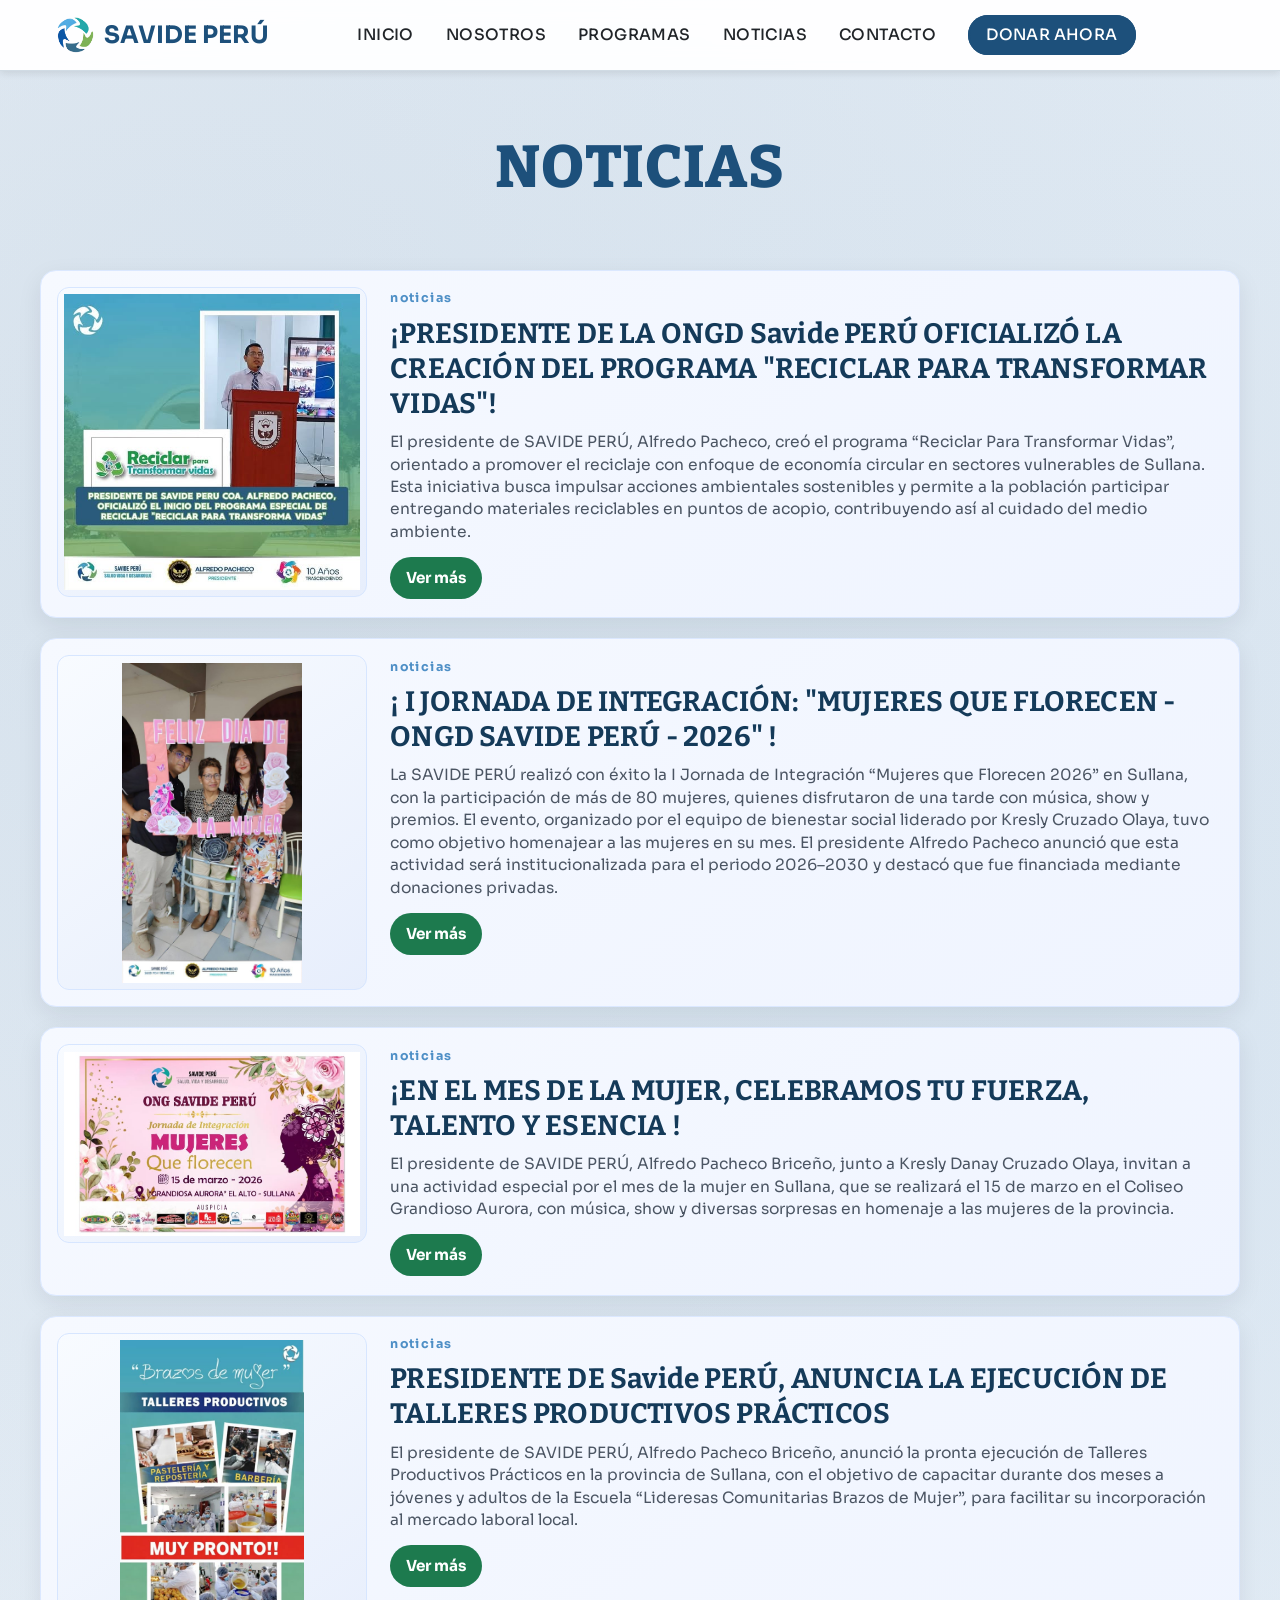
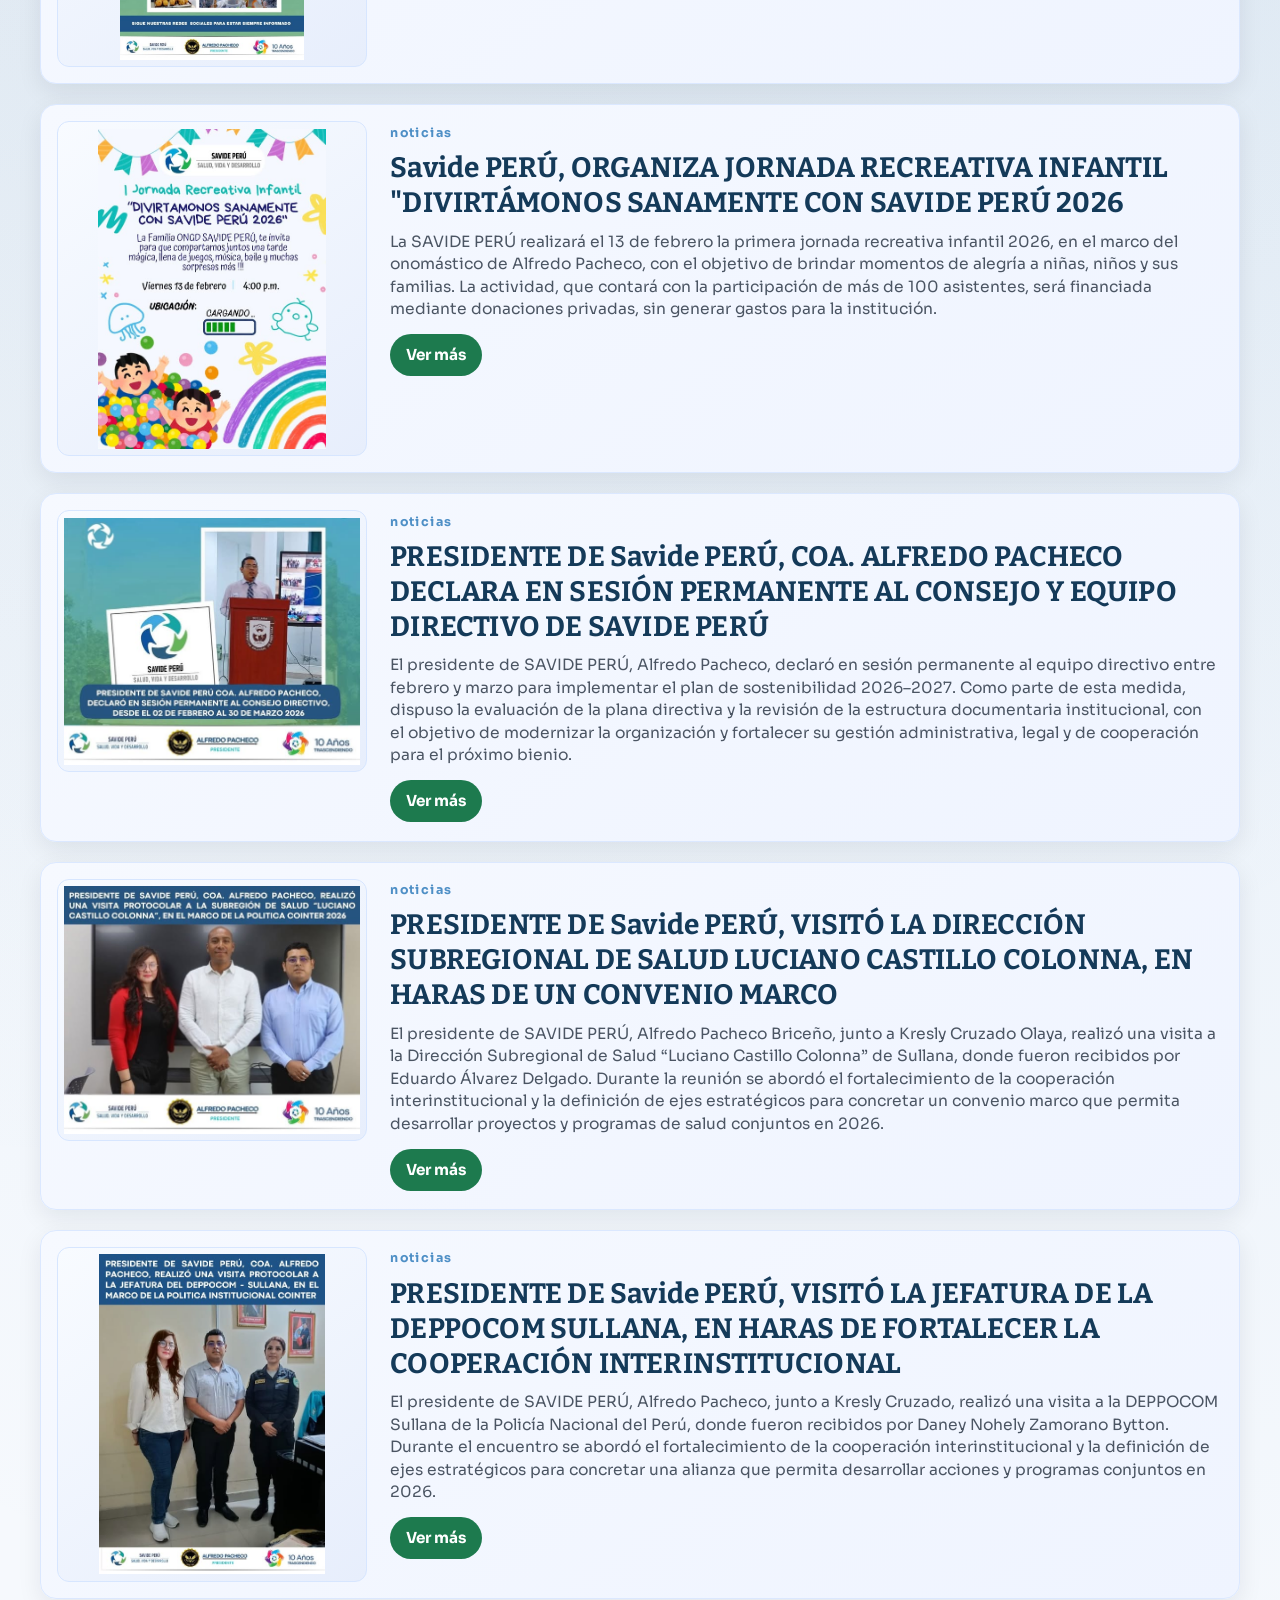
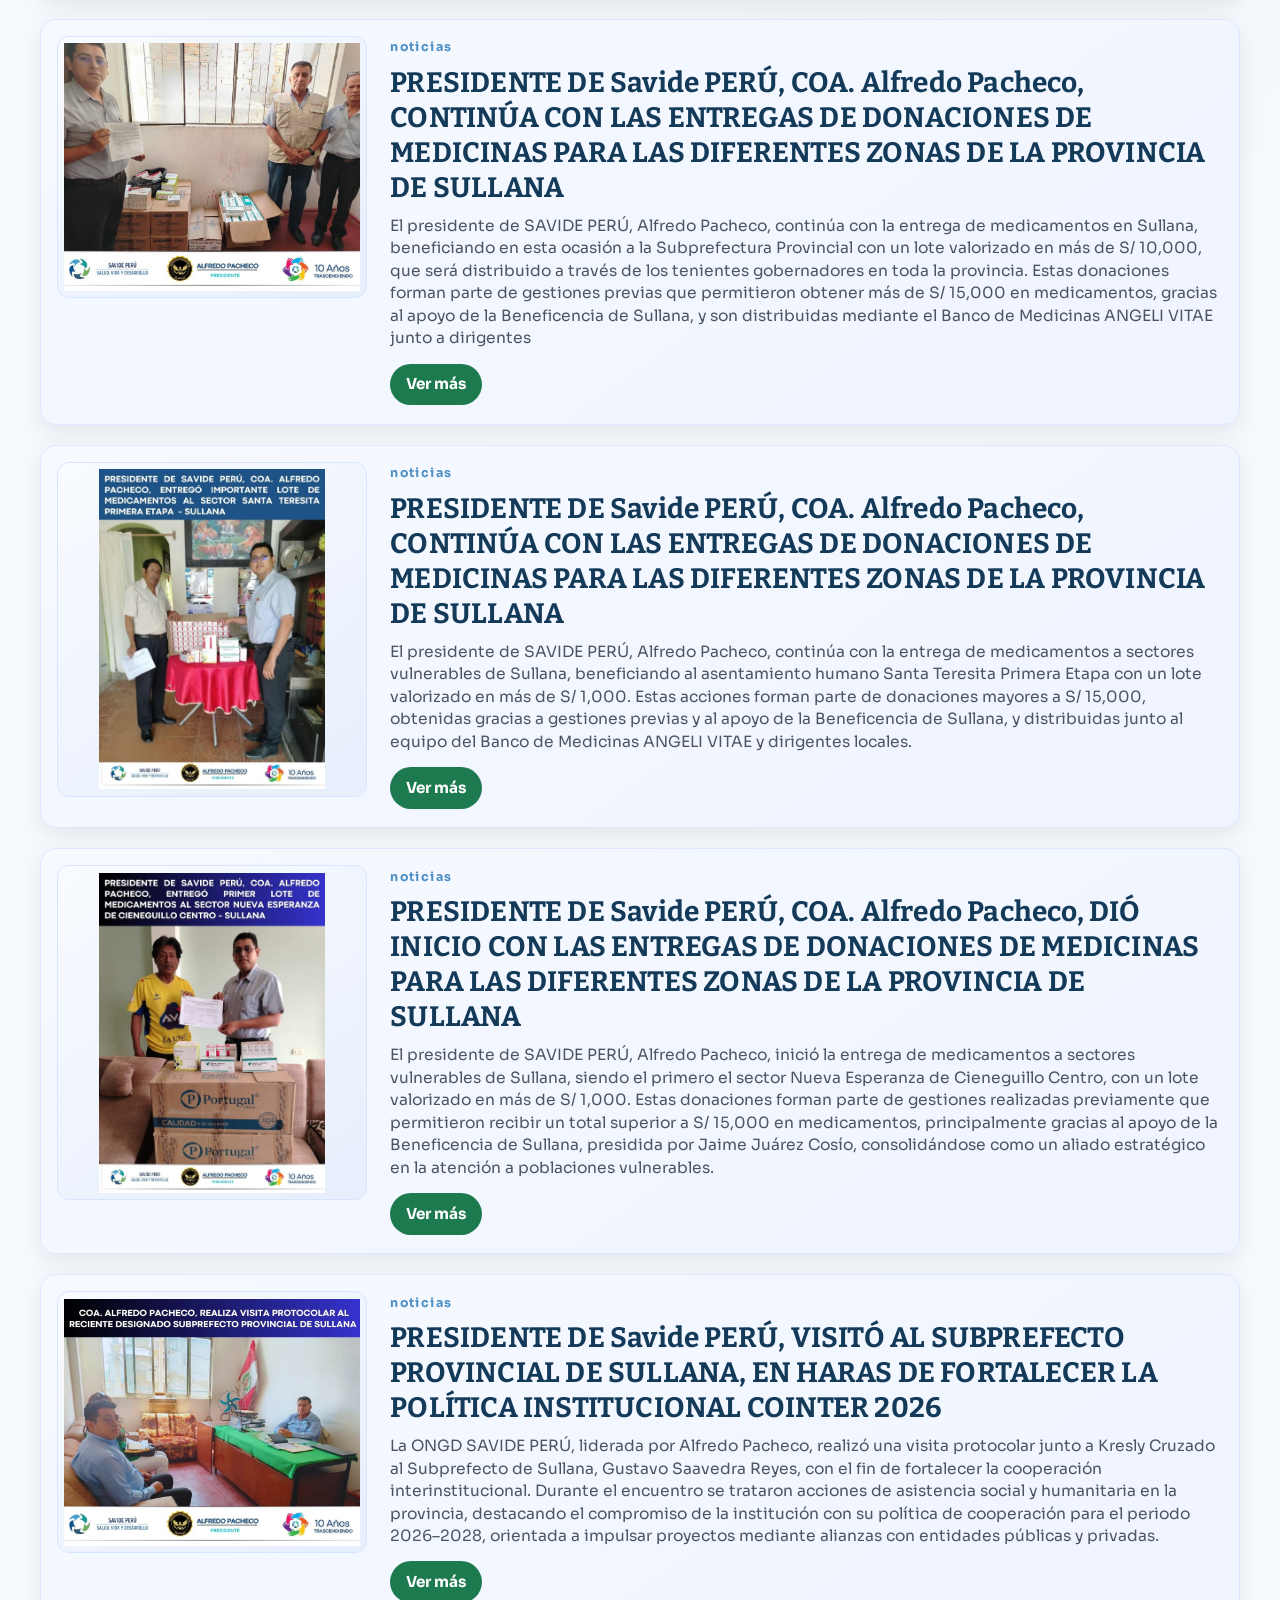
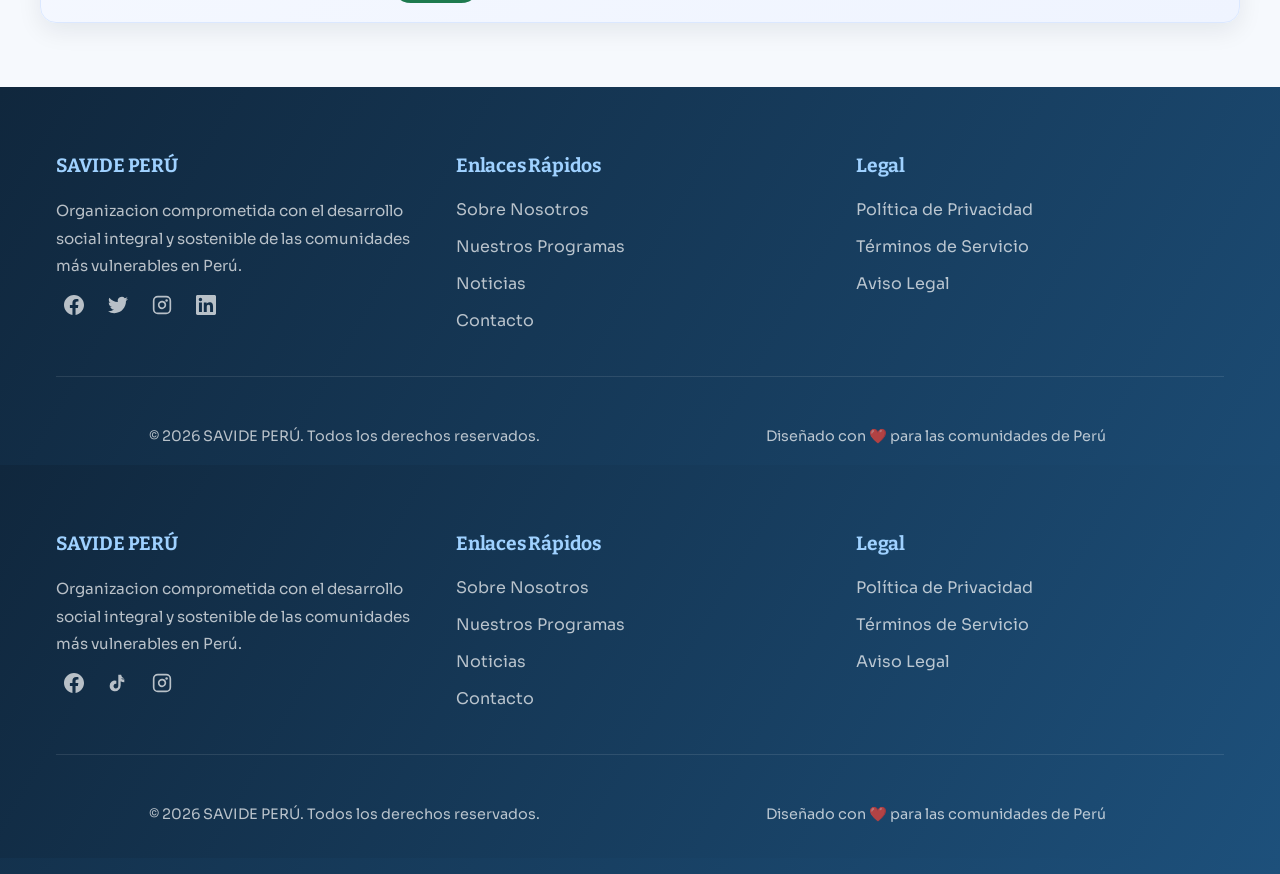
<file: html/noticias.html>
<!DOCTYPE html>
<html lang="es">
<head>
    <meta charset="UTF-8">
    <meta name="viewport" content="width=device-width, initial-scale=1.0">
    <title>Noticias | SAVIDE PERÚ</title>
    <link rel="stylesheet" href="../css/styles.css">
    <link rel="stylesheet" href="../css/noticias.css">
</head>
<body>
    <header class="header">
        <div class="container">
            <div class="header-content">
                <!-- Logo -->
                <div class="logo">
                    <img src="../images/logo.png" alt="Logo SAVIDE PERÚ" class="logo-icon">
                    <span class="logo-text">SAVIDE PERÚ</span>
                </div>
                <!-- Botón Hamburguesa -->
                <button class="hamburger" id="hamburger">
                    <span></span>
                    <span></span>
                    <span></span>
                </button>

                <!-- Menú de Navegación -->
                <nav class="navbar" id="navbar">
                    <ul class="nav-list">
                        <li><a href="../index.html" class="nav-link">Inicio</a></li>
                        <li><a href="nosotros.html" class="nav-link">Nosotros</a></li>
                        <li><a href="programas.html" class="nav-link">Programas</a></li>
                        <li><a href="noticias.html" class="nav-link">Noticias</a></li>
                        <li><a href="contacto.html" class="nav-link">Contacto</a></li>
                        <!-- Botón de donación en cabecera -->
                        <li><a href="../index.html#donar" class="nav-link btn-donar">Donar Ahora</a></li>
                    </ul>
                </nav>
            </div>
        </div>
    </header>

    <main>
        <!-- TÍTULO NOTICIAS -->
        <section class="noticias-header">
            <h1>NOTICIAS</h1>
        </section>

        <!-- ARTÍCULOS -->
        <section id="articulos" class="articulos-section container">
            
            <article class="articulo-item"> <!-- noticia 12 -->
                <div class="articulo-imagen-wrapper">
                    <img src="../images/noticia12.jpg" alt="Tarde de Bingo en Miami" class="articulo-img">
                </div>
                <div class="articulo-contenido-wrapper">
                    <h3>¡PRESIDENTE DE LA ONGD Savide PERÚ OFICIALIZÓ LA CREACIÓN DEL PROGRAMA "RECICLAR PARA TRANSFORMAR VIDAS"! </h3>
                    <p>El presidente de SAVIDE PERÚ, Alfredo Pacheco, creó el programa “Reciclar Para Transformar Vidas”, orientado a promover el reciclaje con enfoque de economía circular en sectores vulnerables de Sullana. Esta iniciativa busca impulsar acciones ambientales sostenibles y permite a la población participar entregando materiales reciclables en puntos de acopio, contribuyendo así al cuidado del medio ambiente.</p>
                    <a href="https://www.facebook.com/share/1EB22z9ndP/" target="_blank" rel="noopener noreferrer" class="articulo-link-facebook">Ver más</a>
                </div>
            </article>
            <article class="articulo-item"> <!-- noticia 11 -->
                <div class="articulo-imagen-wrapper">
                    <img src="../images/noticia11.jpg" alt="Tarde de Bingo en Miami" class="articulo-img">
                </div>
                <div class="articulo-contenido-wrapper">
                    <h3>¡ I JORNADA DE INTEGRACIÓN: "MUJERES QUE FLORECEN - ONGD SAVIDE PERÚ - 2026" !</h3>
                    <p>La SAVIDE PERÚ realizó con éxito la I Jornada de Integración “Mujeres que Florecen 2026” en Sullana, con la participación de más de 80 mujeres, quienes disfrutaron de una tarde con música, show y premios. El evento, organizado por el equipo de bienestar social liderado por Kresly Cruzado Olaya, tuvo como objetivo homenajear a las mujeres en su mes. El presidente Alfredo Pacheco anunció que esta actividad será institucionalizada para el periodo 2026–2030 y destacó que fue financiada mediante donaciones privadas.</p>
                    <a href="https://www.facebook.com/share/1MsuMsAzvX/" target="_blank" rel="noopener noreferrer" class="articulo-link-facebook">Ver más</a>
                </div>
            </article>
            <article class="articulo-item"> <!-- noticia 10 -->
                <div class="articulo-imagen-wrapper">
                    <img src="../images/noticia10.jpg" alt="Tarde de Bingo en Miami" class="articulo-img">
                </div>
                <div class="articulo-contenido-wrapper">
                    <h3>¡EN EL MES DE LA MUJER, CELEBRAMOS TU FUERZA, TALENTO Y ESENCIA !</h3>
                    <p>El presidente de SAVIDE PERÚ, Alfredo Pacheco Briceño, junto a Kresly Danay Cruzado Olaya, invitan a una actividad especial por el mes de la mujer en Sullana, que se realizará el 15 de marzo en el Coliseo Grandioso Aurora, con música, show y diversas sorpresas en homenaje a las mujeres de la provincia.</p>
                    <a href="https://www.facebook.com/share/1GcztLNVDp/" target="_blank" rel="noopener noreferrer" class="articulo-link-facebook">Ver más</a>
                </div>
            </article>
            <article class="articulo-item"> <!-- noticia 9 -->
                <div class="articulo-imagen-wrapper">
                    <img src="../images/noticia9.jpg" alt="Tarde de Bingo en Miami" class="articulo-img">
                </div>
                <div class="articulo-contenido-wrapper">
                    <h3>PRESIDENTE DE Savide PERÚ, ANUNCIA LA EJECUCIÓN DE TALLERES PRODUCTIVOS PRÁCTICOS</h3>
                    <p>El presidente de SAVIDE PERÚ, Alfredo Pacheco Briceño, anunció la pronta ejecución de Talleres Productivos Prácticos en la provincia de Sullana, con el objetivo de capacitar durante dos meses a jóvenes y adultos de la Escuela “Lideresas Comunitarias Brazos de Mujer”, para facilitar su incorporación al mercado laboral local.</p>
                    <a href="https://www.facebook.com/share/18RcLUUBS5/" target="_blank" rel="noopener noreferrer" class="articulo-link-facebook">Ver más</a>
                </div>
            </article>
            <article class="articulo-item"> <!-- noticia 8 -->
                <div class="articulo-imagen-wrapper">
                    <img src="../images/noticia8.jpg" alt="Tarde de Bingo en Miami" class="articulo-img">
                </div>
                <div class="articulo-contenido-wrapper">
                    <h3>Savide PERÚ, ORGANIZA JORNADA RECREATIVA INFANTIL "DIVIRTÁMONOS SANAMENTE CON SAVIDE PERÚ 2026</h3>
                    <p>La SAVIDE PERÚ realizará el 13 de febrero la primera jornada recreativa infantil 2026, en el marco del onomástico de Alfredo Pacheco, con el objetivo de brindar momentos de alegría a niñas, niños y sus familias. La actividad, que contará con la participación de más de 100 asistentes, será financiada mediante donaciones privadas, sin generar gastos para la institución.</p>
                    <a href="https://www.facebook.com/share/1AwNJ7ktZT/" target="_blank" rel="noopener noreferrer" class="articulo-link-facebook">Ver más</a>
                </div>
            </article>
            <article class="articulo-item"> <!-- noticia 7 -->
                <div class="articulo-imagen-wrapper">
                    <img src="../images/noticia7.jpg" alt="Tarde de Bingo en Miami" class="articulo-img">
                </div>
                <div class="articulo-contenido-wrapper">
                    <h3>PRESIDENTE DE Savide PERÚ, COA. ALFREDO PACHECO DECLARA EN SESIÓN PERMANENTE AL CONSEJO Y EQUIPO DIRECTIVO DE SAVIDE PERÚ</h3>
                    <p>El presidente de SAVIDE PERÚ, Alfredo Pacheco, declaró en sesión permanente al equipo directivo entre febrero y marzo para implementar el plan de sostenibilidad 2026–2027. Como parte de esta medida, dispuso la evaluación de la plana directiva y la revisión de la estructura documentaria institucional, con el objetivo de modernizar la organización y fortalecer su gestión administrativa, legal y de cooperación para el próximo bienio.</p>
                    <a href="https://www.facebook.com/share/1DV4DFaxKF/" target="_blank" rel="noopener noreferrer" class="articulo-link-facebook">Ver más</a>
                </div>
            </article>
            <article class="articulo-item"> <!-- noticia 6 -->
                <div class="articulo-imagen-wrapper">
                    <img src="../images/noticia6.jpg" alt="Tarde de Bingo en Miami" class="articulo-img">
                </div>
                <div class="articulo-contenido-wrapper">
                    <h3>PRESIDENTE DE Savide PERÚ, VISITÓ LA DIRECCIÓN SUBREGIONAL DE SALUD LUCIANO CASTILLO COLONNA, EN HARAS DE UN CONVENIO MARCO </h3>
                    <p>El presidente de SAVIDE PERÚ, Alfredo Pacheco Briceño, junto a Kresly Cruzado Olaya, realizó una visita a la Dirección Subregional de Salud “Luciano Castillo Colonna” de Sullana, donde fueron recibidos por Eduardo Álvarez Delgado. Durante la reunión se abordó el fortalecimiento de la cooperación interinstitucional y la definición de ejes estratégicos para concretar un convenio marco que permita desarrollar proyectos y programas de salud conjuntos en 2026.</p>
                    <a href="https://www.facebook.com/share/14ca1LCwPcy/" target="_blank" rel="noopener noreferrer" class="articulo-link-facebook">Ver más</a>
                </div>
            </article>

            <article class="articulo-item"> <!-- noticia 5 -->
                <div class="articulo-imagen-wrapper">
                    <img src="../images/noticia5.jpg" alt="Primer Bingo Internacional" class="articulo-img">
                </div>
                <div class="articulo-contenido-wrapper">
                    <h3>PRESIDENTE DE Savide PERÚ, VISITÓ LA JEFATURA DE LA DEPPOCOM SULLANA, EN HARAS DE FORTALECER LA COOPERACIÓN INTERINSTITUCIONAL </h3>
                    <p>El presidente de SAVIDE PERÚ, Alfredo Pacheco, junto a Kresly Cruzado, realizó una visita a la DEPPOCOM Sullana de la Policía Nacional del Perú, donde fueron recibidos por Daney Nohely Zamorano Bytton. Durante el encuentro se abordó el fortalecimiento de la cooperación interinstitucional y la definición de ejes estratégicos para concretar una alianza que permita desarrollar acciones y programas conjuntos en 2026.</p>
                    <a href="https://www.facebook.com/share/1BAReVH2fF/" target="_blank" rel="noopener noreferrer" class="articulo-link-facebook">Ver más</a>
                </div>
            </article>
            <article class="articulo-item"> <!-- noticia 4 -->
                <div class="articulo-imagen-wrapper">
                    <img src="../images/noticia4.jpg" alt="Primer Bingo Internacional" class="articulo-img">
                </div>
                <div class="articulo-contenido-wrapper">
                    <h3>PRESIDENTE DE Savide PERÚ, COA. Alfredo Pacheco, CONTINÚA CON LAS ENTREGAS DE DONACIONES DE MEDICINAS PARA LAS DIFERENTES ZONAS DE LA PROVINCIA DE SULLANA</h3>
                    <p>El presidente de SAVIDE PERÚ, Alfredo Pacheco, continúa con la entrega de medicamentos en Sullana, beneficiando en esta ocasión a la Subprefectura Provincial con un lote valorizado en más de S/ 10,000, que será distribuido a través de los tenientes gobernadores en toda la provincia. Estas donaciones forman parte de gestiones previas que permitieron obtener más de S/ 15,000 en medicamentos, gracias al apoyo de la Beneficencia de Sullana, y son distribuidas mediante el Banco de Medicinas ANGELI VITAE junto a dirigentes</p>
                    <a href="https://www.facebook.com/share/1AnWes5Quh/" target="_blank" rel="noopener noreferrer" class="articulo-link-facebook">Ver más</a>
                </div>
            </article>
            <article class="articulo-item"> <!-- noticia 3 -->
                <div class="articulo-imagen-wrapper">
                    <img src="../images/noticia3.jpg" alt="Primer Bingo Internacional" class="articulo-img">
                </div>
                <div class="articulo-contenido-wrapper">
                    <h3>PRESIDENTE DE Savide PERÚ, COA. Alfredo Pacheco, CONTINÚA CON LAS ENTREGAS DE DONACIONES DE MEDICINAS PARA LAS DIFERENTES ZONAS DE LA PROVINCIA DE SULLANA</h3>
                    <p>El presidente de SAVIDE PERÚ, Alfredo Pacheco, continúa con la entrega de medicamentos a sectores vulnerables de Sullana, beneficiando al asentamiento humano Santa Teresita Primera Etapa con un lote valorizado en más de S/ 1,000. Estas acciones forman parte de donaciones mayores a S/ 15,000, obtenidas gracias a gestiones previas y al apoyo de la Beneficencia de Sullana, y distribuidas junto al equipo del Banco de Medicinas ANGELI VITAE y dirigentes locales.</p>
                    <a href="https://www.facebook.com/share/1by57wb2Hv/" target="_blank" rel="noopener noreferrer" class="articulo-link-facebook">Ver más</a>
                </div>
            </article>
            <article class="articulo-item"> <!-- noticia 2 -->
                <div class="articulo-imagen-wrapper">
                    <img src="../images/noticia2.jpg" alt="Primer Bingo Internacional" class="articulo-img">
                </div>
                <div class="articulo-contenido-wrapper">
                    <h3>PRESIDENTE DE Savide PERÚ, COA. Alfredo Pacheco, DIÓ INICIO CON LAS ENTREGAS DE DONACIONES DE MEDICINAS PARA LAS DIFERENTES ZONAS DE LA PROVINCIA DE SULLANA</h3>
                    <p>El presidente de SAVIDE PERÚ, Alfredo Pacheco, inició la entrega de medicamentos a sectores vulnerables de Sullana, siendo el primero el sector Nueva Esperanza de Cieneguillo Centro, con un lote valorizado en más de S/ 1,000. Estas donaciones forman parte de gestiones realizadas previamente que permitieron recibir un total superior a S/ 15,000 en medicamentos, principalmente gracias al apoyo de la Beneficencia de Sullana, presidida por Jaime Juárez Cosío, consolidándose como un aliado estratégico en la atención a poblaciones vulnerables.</p>
                    <a href="https://www.facebook.com/share/1C85JEfiAF/" target="_blank" rel="noopener noreferrer" class="articulo-link-facebook">Ver más</a>
                </div>
            </article>
            <article class="articulo-item"> <!-- noticia 1 -->
                <div class="articulo-imagen-wrapper">
                    <img src="../images/noticia1.jpg" alt="Primer Bingo Internacional" class="articulo-img">
                </div>
                <div class="articulo-contenido-wrapper">
                    <h3>PRESIDENTE DE Savide PERÚ, VISITÓ AL SUBPREFECTO PROVINCIAL DE SULLANA, EN HARAS DE FORTALECER LA POLÍTICA INSTITUCIONAL COINTER 2026</h3>
                    <p>La ONGD SAVIDE PERÚ, liderada por Alfredo Pacheco, realizó una visita protocolar junto a Kresly Cruzado al Subprefecto de Sullana, Gustavo Saavedra Reyes, con el fin de fortalecer la cooperación interinstitucional. Durante el encuentro se trataron acciones de asistencia social y humanitaria en la provincia, destacando el compromiso de la institución con su política de cooperación para el periodo 2026–2028, orientada a impulsar proyectos mediante alianzas con entidades públicas y privadas.</p>
                    <a href="https://www.facebook.com/share/17DDHJPyTg/" target="_blank" rel="noopener noreferrer" class="articulo-link-facebook">Ver más</a>
                </div>
            </article>
        </section>


    </main>

    <footer class="footer">
        <div class="container">
            <div class="footer-content">
                <!-- Columna 1: Sobre -->
                <div class="footer-column">
                    <h4>SAVIDE PERÚ</h4>
                    <p>
                        Organizacion comprometida con el desarrollo social integral 
                        y sostenible de las comunidades más vulnerables en Perú.
                    </p>
                    <div class="social-links">
                        <a href="#" title="Facebook" class="social-link">
                            <svg viewBox="0 0 24 24" fill="currentColor">
                                <path d="M24 12.073c0-6.627-5.373-12-12-12s-12 5.373-12 12c0 5.99 4.388 10.954 10.125 11.854v-8.385H7.078v-3.47h3.047V9.43c0-3.007 1.792-4.669 4.533-4.669 1.312 0 2.686.235 2.686.235v2.953H15.83c-1.491 0-1.956.925-1.956 1.874v2.25h3.328l-.532 3.47h-2.796v8.385C19.612 23.027 24 18.062 24 12.073z"/>
                            </svg>
                        </a>
                        <a href="#" title="Twitter" class="social-link">
                            <svg viewBox="0 0 24 24" fill="currentColor">
                                <path d="M23.953 4.57a10 10 0 01-2.825.775 4.958 4.958 0 002.163-2.723c-.951.555-2.005.959-3.127 1.184a4.92 4.92 0 00-8.384 4.482C7.69 8.095 4.067 6.13 1.64 3.162a4.822 4.822 0 00-.666 2.475c0 1.71.87 3.213 2.188 4.096a4.904 4.904 0 01-2.228-.616v.06a4.923 4.923 0 003.946 4.827 4.996 4.996 0 01-2.212.085 4.936 4.936 0 004.604 3.417 9.867 9.867 0 01-6.102 2.105c-.39 0-.779-.023-1.17-.067a13.995 13.995 0 007.557 2.209c9.053 0 13.998-7.496 13.998-13.985 0-.21 0-.42-.015-.63A9.935 9.935 0 0024 4.59z"/>
                            </svg>
                        </a>
                        <a href="#" title="Instagram" class="social-link">
                            <svg viewBox="0 0 24 24" fill="currentColor">
                                <rect x="2" y="2" width="20" height="20" rx="5" ry="5" fill="none" stroke="currentColor" stroke-width="2"/>
                                <path d="M16 11.37A4 4 0 1112.63 8 4 4 0 0116 11.37z" fill="none" stroke="currentColor" stroke-width="2"/>
                                <circle cx="17.5" cy="6.5" r="1.5" fill="currentColor"/>
                            </svg>
                        </a>
                        <a href="#" title="LinkedIn" class="social-link">
                            <svg viewBox="0 0 24 24" fill="currentColor">
                                <path d="M20.447 20.452h-3.554v-5.569c0-1.328-.027-3.037-1.852-3.037-1.853 0-2.136 1.445-2.136 2.939v5.667H9.351V9h3.414v1.561h.046c.477-.9 1.637-1.85 3.37-1.85 3.601 0 4.267 2.37 4.267 5.455v6.286zM5.337 7.433c-1.144 0-2.063-.926-2.063-2.065 0-1.138.92-2.063 2.063-2.063 1.14 0 2.064.925 2.064 2.063 0 1.139-.925 2.065-2.064 2.065zm1.782 13.019H3.555V9h3.564v11.452zM22.225 0H1.771C.792 0 0 .774 0 1.729v20.542C0 23.227.792 24 1.771 24h20.451C23.2 24 24 23.227 24 22.271V1.729C24 .774 23.2 0 22.225 0z"/>
                            </svg>
                        </a>
                    </div>
                </div>

                <!-- Columna 2: Enlaces -->
                <div class="footer-column">
                    <h4>Enlaces Rápidos</h4>
                    <ul>
                        <li><a href="nosotros.html">Sobre Nosotros</a></li>
                        <li><a href="programas.html">Nuestros Programas</a></li>
                        <li><a href="noticias.html">Noticias</a></li>
                        <li><a href="contacto.html">Contacto</a></li>
                    </ul>
                </div>

                <!-- Columna 3: Información Legal -->
                <div class="footer-column">
                    <h4>Legal</h4>
                    <ul>
                        <li><a href="politica-privacidad.html">Política de Privacidad</a></li>
                        <li><a href="terminos-servicio.html">Términos de Servicio</a></li>
                        <li><a href="aviso-legal.html">Aviso Legal</a></li>
                    </ul>
                </div>
            </div>

            <!-- Footer Inferior -->
            <div class="footer-bottom">
                <div class="footer-copyright">
                    <p>&copy; 2026 SAVIDE PERÚ. Todos los derechos reservados.</p>
                </div>
                <div class="footer-credits">
                    <p>Diseñado con ❤️ para las comunidades de Perú</p>
                </div>
            </div>
        </div>
    <footer class="footer">
        <div class="container">
            <div class="footer-content">
                <!-- Columna 1: Sobre -->
                <div class="footer-column">
                    <h4>SAVIDE PERÚ</h4>
                    <p>
                        Organizacion comprometida con el desarrollo social integral 
                        y sostenible de las comunidades más vulnerables en Perú.
                    </p>
                    <div class="social-links">
                        <a href="https://www.facebook.com/ONG.SAVIDE.PERU.OFICIAL/" target="_blank" title="Facebook" class="social-link">
                            <svg viewBox="0 0 24 24" fill="currentColor">
                                <path d="M24 12.073c0-6.627-5.373-12-12-12s-12 5.373-12 12c0 5.99 4.388 10.954 10.125 11.854v-8.385H7.078v-3.47h3.047V9.43c0-3.007 1.792-4.669 4.533-4.669 1.312 0 2.686.235 2.686.235v2.953H15.83c-1.491 0-1.956.925-1.956 1.874v2.25h3.328l-.532 3.47h-2.796v8.385C19.612 23.027 24 18.062 24 12.073z"/>
                            </svg>
                        </a>
                        <a href="https://www.tiktok.com/@savide.peru.oficial" target="_blank" title="TikTok" class="social-link">
                            <svg viewBox="0 0 24 24" fill="currentColor">
                                <path d="M19.59 6.69a4.83 4.83 0 01-3.77-4.25V2h-3.45v13.67a2.89 2.89 0 01-5.2 1.74 2.89 2.89 0 012.31-4.6c.18 0 .35.02.52.05V9.23a6.37 6.37 0 00-.52-.02A6.34 6.34 0 002 15.55a6.34 6.34 0 0011.09 4.17 6.28 6.28 0 002.1-4.71V9.8a8.2 8.2 0 004.38 1.23V7.58a4.86 4.86 0 01-3.98-0.89z"/>
                            </svg>
                        </a>
                        <a href="https://www.instagram.com/savide_peru_oficial/" target="_blank" title="Instagram" class="social-link">
                            <svg viewBox="0 0 24 24" fill="currentColor">
                                <rect x="2" y="2" width="20" height="20" rx="5" ry="5" fill="none" stroke="currentColor" stroke-width="2"/>
                                <path d="M16 11.37A4 4 0 1112.63 8 4 4 0 0116 11.37z" fill="none" stroke="currentColor" stroke-width="2"/>
                                <circle cx="17.5" cy="6.5" r="1.5" fill="currentColor"/>
                            </svg>
                        </a>
                    </div>
                </div>

                <!-- Columna 2: Enlaces -->
                <div class="footer-column">
                    <h4>Enlaces Rápidos</h4>
                    <ul>
                        <li><a href="nosotros.html">Sobre Nosotros</a></li>
                        <li><a href="programas.html">Nuestros Programas</a></li>
                        <li><a href="noticias.html">Noticias</a></li>
                        <li><a href="contacto.html">Contacto</a></li>
                    </ul>
                </div>

                <!-- Columna 3: Información Legal -->
                <div class="footer-column">
                    <h4>Legal</h4>
                    <ul>
                        <li><a href="politica-privacidad.html">Política de Privacidad</a></li>
                        <li><a href="terminos-servicio.html">Términos de Servicio</a></li>
                        <li><a href="aviso-legal.html">Aviso Legal</a></li>
                    </ul>
                </div>
            </div>

            <!-- Footer Inferior -->
            <div class="footer-bottom">
                <div class="footer-copyright">
                    <p>&copy; 2026 SAVIDE PERÚ. Todos los derechos reservados.</p>
                </div>
                <div class="footer-credits">
                    <p>Diseñado con ❤️ para las comunidades de Perú</p>
                </div>
            </div>
        </div>
    </footer>

    <!-- ==================== BOTÓN VOLVER ARRIBA ==================== -->
    <button class="scroll-to-top" id="scroll-to-top" title="Volver arriba">
        <svg viewBox="0 0 24 24" fill="none" stroke="currentColor" stroke-width="2">
            <polyline points="18 15 12 9 6 15"></polyline>
        </svg>
    </button>
    <script src="../script.js"></script>
    </button>
    <script src="../script.js"></script>
</body>
</html>
</file>
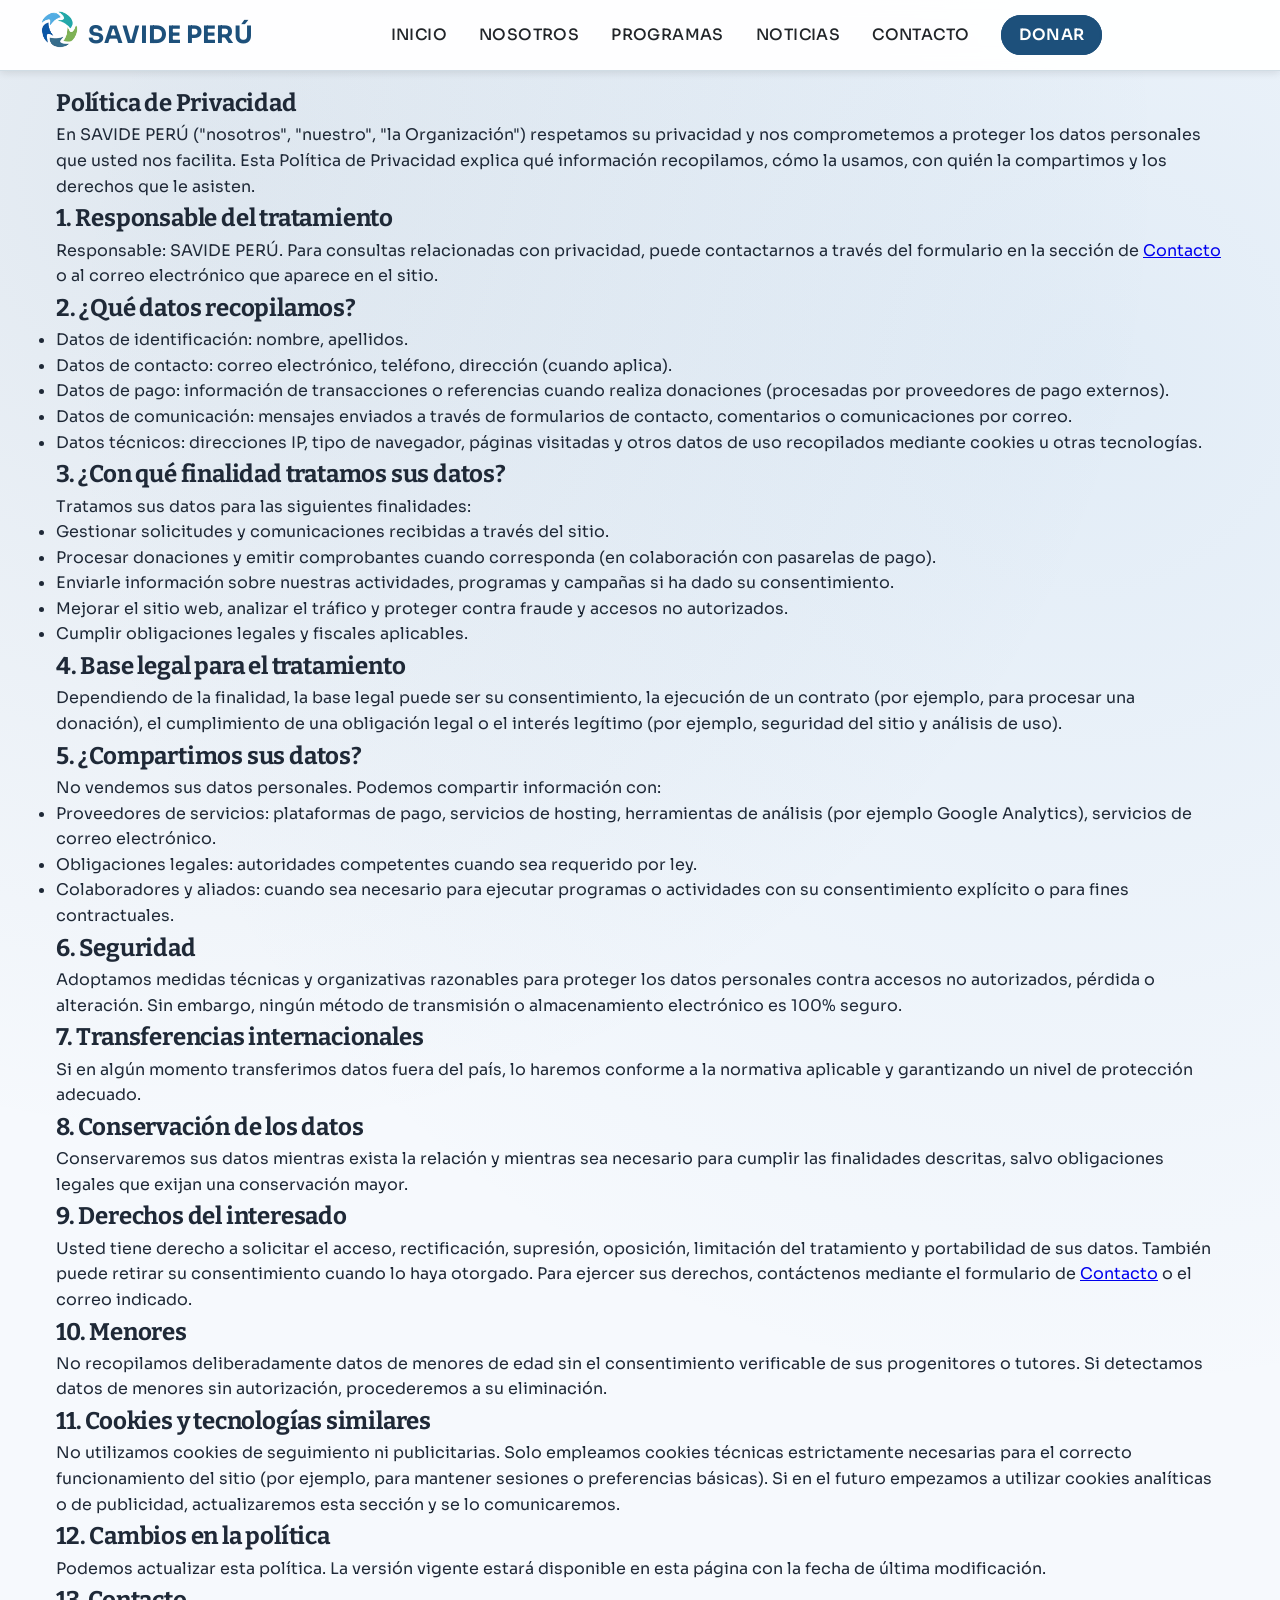
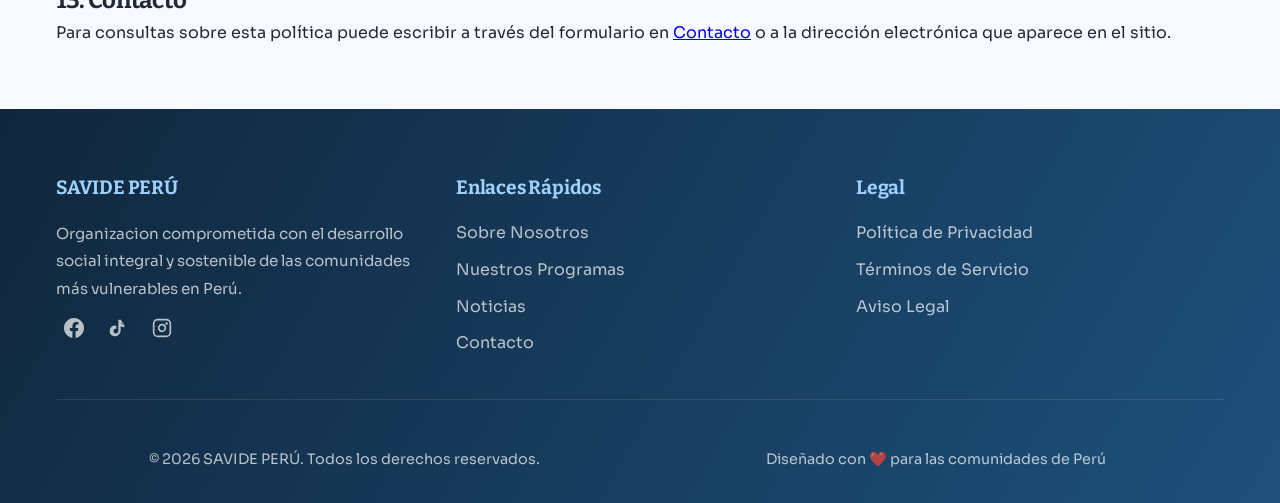
<file: html/politica-privacidad.html>
<!DOCTYPE html>
<html lang="es">
<head>
    <meta charset="UTF-8">
    <meta name="viewport" content="width=device-width, initial-scale=1.0">
    <title>Política de Privacidad — SAVIDE PERÚ</title>
    <link rel="stylesheet" href="../css/styles.css">
</head>
<body>
    <header class="header">
        <div class="container header-content">
            <div class="logo"><a href="../index.html"><img src="../images/logo.png" alt="Logo SAVIDE PERÚ" class="logo-icon"></a><span class="logo-text">SAVIDE PERÚ</span></div>
            <nav class="navbar">
                <ul class="nav-list">
                    <li><a href="../index.html" class="nav-link">Inicio</a></li>
                    <li><a href="nosotros.html" class="nav-link">Nosotros</a></li>
                    <li><a href="programas.html" class="nav-link">Programas</a></li>
                    <li><a href="noticias.html" class="nav-link">Noticias</a></li>
                    <li><a href="contacto.html" class="nav-link">Contacto</a></li>
                    <li><a href="../index.html#donar" class="nav-link btn-donar">Donar</a></li>
                </ul>
            </nav>
        </div>
    </header>

    <main>
        <section class="content-section">
            <div class="container">
        <h1>Política de Privacidad</h1>

        <p>En SAVIDE PERÚ ("nosotros", "nuestro", "la Organización") respetamos su privacidad y nos comprometemos a proteger los datos personales que usted nos facilita. Esta Política de Privacidad explica qué información recopilamos, cómo la usamos, con quién la compartimos y los derechos que le asisten.</p>

        <h2>1. Responsable del tratamiento</h2>
        <p>Responsable: SAVIDE PERÚ. Para consultas relacionadas con privacidad, puede contactarnos a través del formulario en la sección de <a href="contacto.html">Contacto</a> o al correo electrónico que aparece en el sitio.</p>

        <h2>2. ¿Qué datos recopilamos?</h2>
        <ul>
            <li>Datos de identificación: nombre, apellidos.</li>
            <li>Datos de contacto: correo electrónico, teléfono, dirección (cuando aplica).</li>
            <li>Datos de pago: información de transacciones o referencias cuando realiza donaciones (procesadas por proveedores de pago externos).</li>
            <li>Datos de comunicación: mensajes enviados a través de formularios de contacto, comentarios o comunicaciones por correo.</li>
            <li>Datos técnicos: direcciones IP, tipo de navegador, páginas visitadas y otros datos de uso recopilados mediante cookies u otras tecnologías.</li>
        </ul>

        <h2>3. ¿Con qué finalidad tratamos sus datos?</h2>
        <p>Tratamos sus datos para las siguientes finalidades:</p>
        <ul>
            <li>Gestionar solicitudes y comunicaciones recibidas a través del sitio.</li>
            <li>Procesar donaciones y emitir comprobantes cuando corresponda (en colaboración con pasarelas de pago).</li>
            <li>Enviarle información sobre nuestras actividades, programas y campañas si ha dado su consentimiento.</li>
            <li>Mejorar el sitio web, analizar el tráfico y proteger contra fraude y accesos no autorizados.</li>
            <li>Cumplir obligaciones legales y fiscales aplicables.</li>
        </ul>

        <h2>4. Base legal para el tratamiento</h2>
        <p>Dependiendo de la finalidad, la base legal puede ser su consentimiento, la ejecución de un contrato (por ejemplo, para procesar una donación), el cumplimiento de una obligación legal o el interés legítimo (por ejemplo, seguridad del sitio y análisis de uso).</p>

        <h2>5. ¿Compartimos sus datos?</h2>
        <p>No vendemos sus datos personales. Podemos compartir información con:</p>
        <ul>
            <li>Proveedores de servicios: plataformas de pago, servicios de hosting, herramientas de análisis (por ejemplo Google Analytics), servicios de correo electrónico.</li>
            <li>Obligaciones legales: autoridades competentes cuando sea requerido por ley.</li>
            <li>Colaboradores y aliados: cuando sea necesario para ejecutar programas o actividades con su consentimiento explícito o para fines contractuales.</li>
        </ul>

        <h2>6. Seguridad</h2>
        <p>Adoptamos medidas técnicas y organizativas razonables para proteger los datos personales contra accesos no autorizados, pérdida o alteración. Sin embargo, ningún método de transmisión o almacenamiento electrónico es 100% seguro.</p>

        <h2>7. Transferencias internacionales</h2>
        <p>Si en algún momento transferimos datos fuera del país, lo haremos conforme a la normativa aplicable y garantizando un nivel de protección adecuado.</p>

        <h2>8. Conservación de los datos</h2>
        <p>Conservaremos sus datos mientras exista la relación y mientras sea necesario para cumplir las finalidades descritas, salvo obligaciones legales que exijan una conservación mayor.</p>

        <h2>9. Derechos del interesado</h2>
        <p>Usted tiene derecho a solicitar el acceso, rectificación, supresión, oposición, limitación del tratamiento y portabilidad de sus datos. También puede retirar su consentimiento cuando lo haya otorgado. Para ejercer sus derechos, contáctenos mediante el formulario de <a href="contacto.html">Contacto</a> o el correo indicado.</p>

        <h2>10. Menores</h2>
        <p>No recopilamos deliberadamente datos de menores de edad sin el consentimiento verificable de sus progenitores o tutores. Si detectamos datos de menores sin autorización, procederemos a su eliminación.</p>

        <h2>11. Cookies y tecnologías similares</h2>
        <p>No utilizamos cookies de seguimiento ni publicitarias. Solo empleamos cookies técnicas estrictamente necesarias para el correcto funcionamiento del sitio (por ejemplo, para mantener sesiones o preferencias básicas). Si en el futuro empezamos a utilizar cookies analíticas o de publicidad, actualizaremos esta sección y se lo comunicaremos.</p>

        <h2>12. Cambios en la política</h2>
        <p>Podemos actualizar esta política. La versión vigente estará disponible en esta página con la fecha de última modificación.</p>

        <h2>13. Contacto</h2>
        <p>Para consultas sobre esta política puede escribir a través del formulario en <a href="contacto.html">Contacto</a> o a la dirección electrónica que aparece en el sitio.</p>

            </div>
        </section>
    </main>

    <footer class="footer">
        <div class="container">
            <div class="footer-content">
                <!-- Columna 1: Sobre -->
                <div class="footer-column">
                    <h4>SAVIDE PERÚ</h4>
                    <p>
                        Organizacion comprometida con el desarrollo social integral 
                        y sostenible de las comunidades más vulnerables en Perú.
                    </p>
                    <div class="social-links">
                    <a href="https://www.facebook.com/ONG.SAVIDE.PERU.OFICIAL/" target="_blank" title="Facebook" class="social-link">
                        <svg viewBox="0 0 24 24" fill="currentColor">
                            <path d="M24 12.073c0-6.627-5.373-12-12-12s-12 5.373-12 12c0 5.99 4.388 10.954 10.125 11.854v-8.385H7.078v-3.47h3.047V9.43c0-3.007 1.792-4.669 4.533-4.669 1.312 0 2.686.235 2.686.235v2.953H15.83c-1.491 0-1.956.925-1.956 1.874v2.25h3.328l-.532 3.47h-2.796v8.385C19.612 23.027 24 18.062 24 12.073z"/>
                        </svg>
                    </a>

                    <a href="https://www.tiktok.com/@savide.peru.oficial" target="_blank" title="TikTok" class="social-link">
                        <svg viewBox="0 0 24 24" fill="currentColor">
                            <path d="M19.59 6.69a4.83 4.83 0 01-3.77-4.25V2h-3.45v13.67a2.89 2.89 0 01-5.2 1.74 2.89 2.89 0 012.31-4.6c.18 0 .35.02.52.05V9.23a6.37 6.37 0 00-.52-.02A6.34 6.34 0 002 15.55a6.34 6.34 0 0011.09 4.17 6.28 6.28 0 002.1-4.71V9.8a8.2 8.2 0 004.38 1.23V7.58a4.86 4.86 0 01-3.98-0.89z"/>
                        </svg>
                    </a>

                    <a href="https://www.instagram.com/savide_peru_oficial/" target="_blank" title="Instagram" class="social-link">
                        <svg viewBox="0 0 24 24" fill="currentColor">
                            <rect x="2" y="2" width="20" height="20" rx="5" ry="5" fill="none" stroke="currentColor" stroke-width="2"/>
                            <path d="M16 11.37A4 4 0 1112.63 8 4 4 0 0116 11.37z" fill="none" stroke="currentColor" stroke-width="2"/>
                            <circle cx="17.5" cy="6.5" r="1.5" fill="currentColor"/>
                        </svg>
                    </a>
                </div>
            </div>

                <!-- Columna 2: Enlaces -->
                <div class="footer-column">
                    <h4>Enlaces Rápidos</h4>
                    <ul>
                        <li><a href="nosotros.html">Sobre Nosotros</a></li>
                        <li><a href="programas.html">Nuestros Programas</a></li>
                        <li><a href="noticias.html">Noticias</a></li>
                        <li><a href="../contacto.html">Contacto</a></li>
                    </ul>
                </div>

                <!-- Columna 3: Información Legal -->
                <div class="footer-column">
                    <h4>Legal</h4>
                    <ul>
                        <li><a href="politica-privacidad.html">Política de Privacidad</a></li>
                        <li><a href="terminos-servicio.html">Términos de Servicio</a></li>
                        <li><a href="aviso-legal.html">Aviso Legal</a></li>
                    </ul>
                </div>
            </div>

            <!-- Footer Inferior -->
            <div class="footer-bottom">
                <div class="footer-copyright">
                    <p>&copy; 2026 SAVIDE PERÚ. Todos los derechos reservados.</p>
                </div>
                <div class="footer-credits">
                    <p>Diseñado con ❤️ para las comunidades de Perú</p>
                </div>
            </div>
        </div>
    </footer>

</body>
</html>
</file>
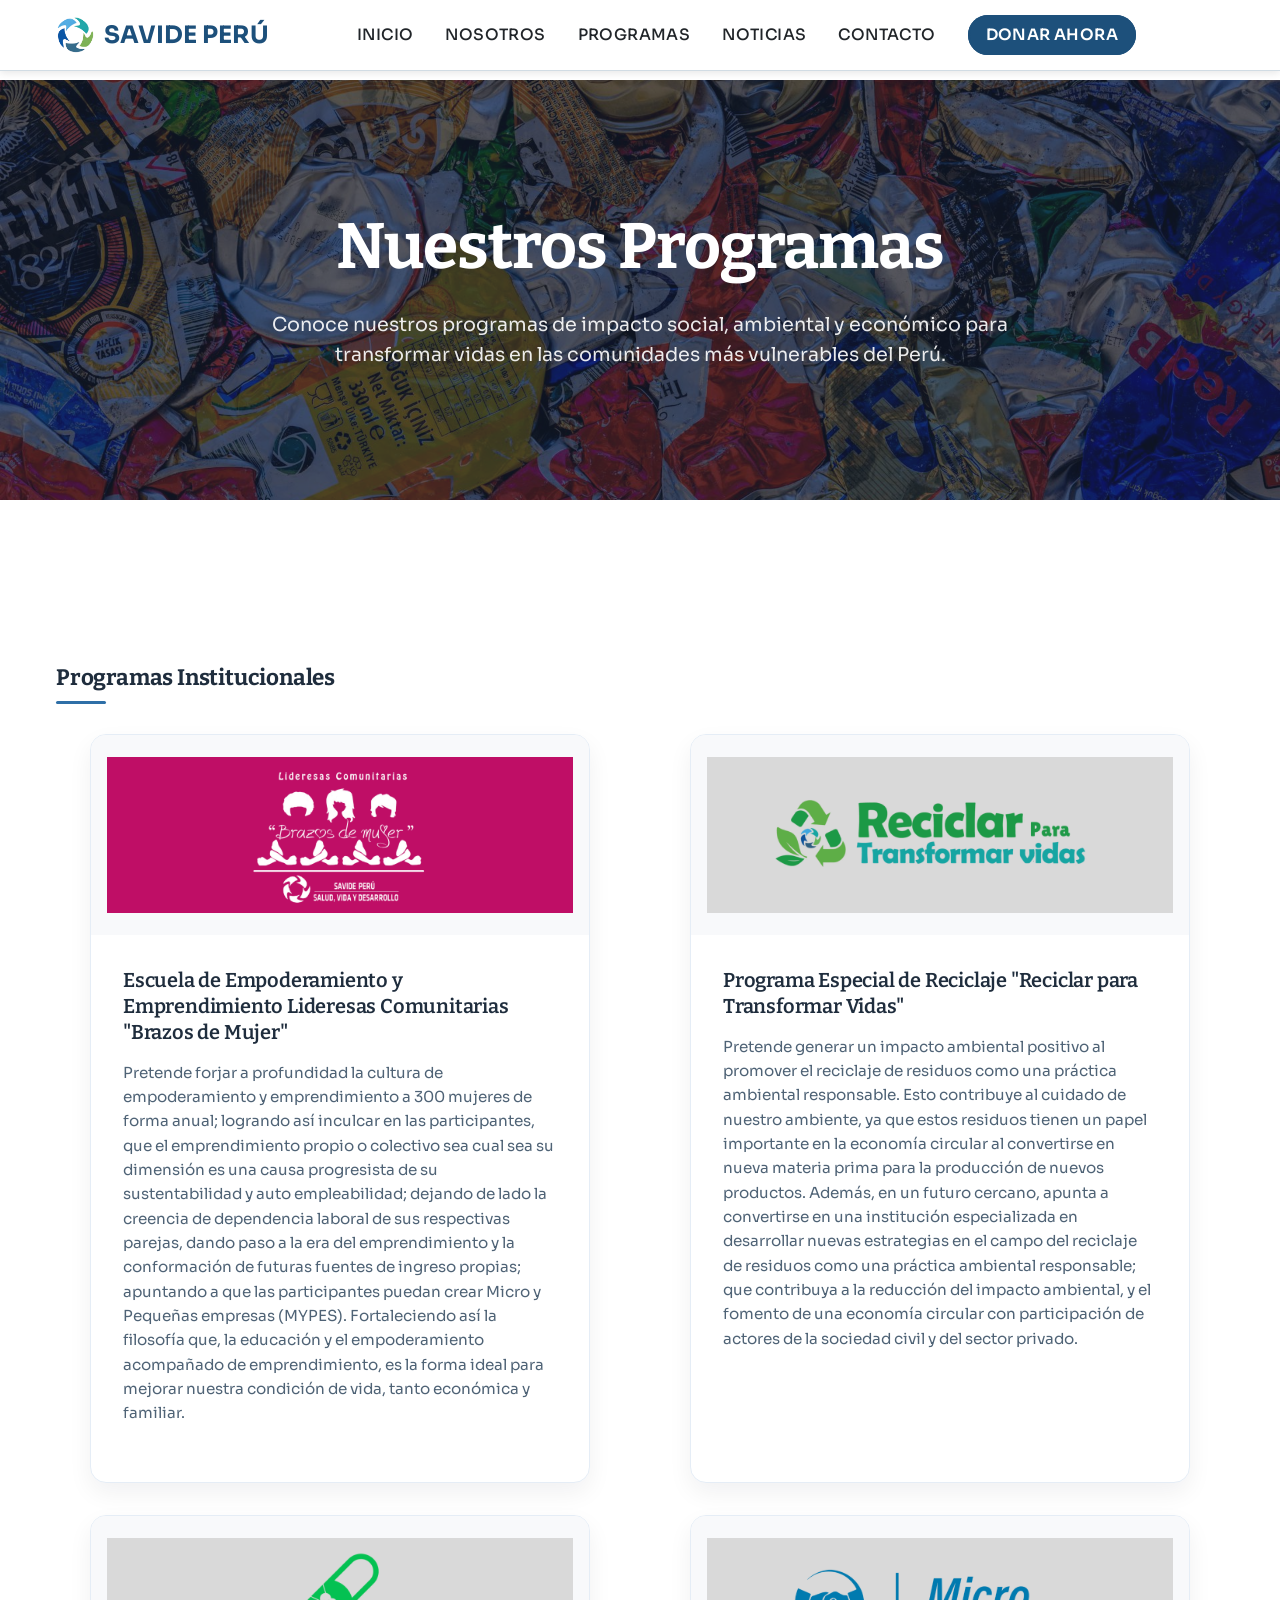
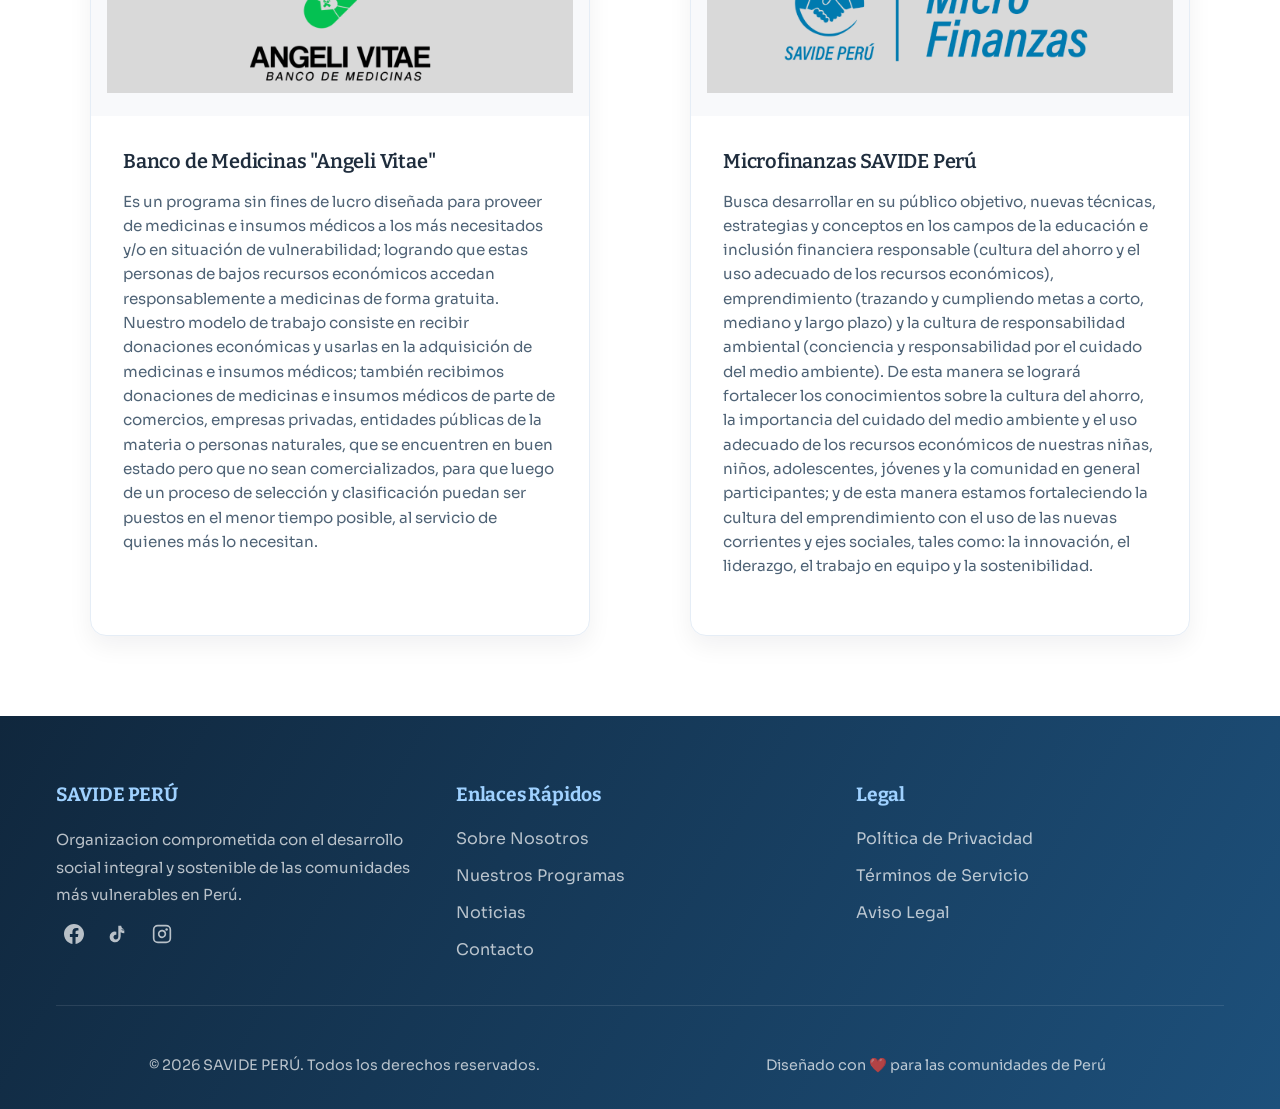
<file: html/programas.html>
<!DOCTYPE html>
<html lang="es">
<head>
    <meta charset="UTF-8" />
    <meta name="viewport" content="width=device-width, initial-scale=1.0" />
    <title>Programas | SAVIDE PERÚ</title>
    <link rel="stylesheet" href="../css/styles.css" />
    <link rel="stylesheet" href="../css/proyectos.css" />
</head>
<body>
    <header class="header">
        <div class="container">
            <div class="header-content">
                <div class="logo">
                    <img src="../images/logo.png" alt="Logo SAVIDE PERÚ" class="logo-icon">
                    <span class="logo-text">SAVIDE PERÚ</span>
                </div>
                <button class="hamburger" id="hamburger"><span></span><span></span><span></span></button>
                <nav class="navbar" id="navbar">
                    <ul class="nav-list">
                        <li><a href="../index.html" class="nav-link">Inicio</a></li>
                        <li><a href="nosotros.html" class="nav-link">Nosotros</a></li>
                        <li><a href="programas.html" class="nav-link">Programas</a></li>
                        <li><a href="noticias.html" class="nav-link">Noticias</a></li>
                        <li><a href="contacto.html" class="nav-link">Contacto</a></li>
                        <li><a href="../index.html#donar" class="nav-link btn-donar">Donar Ahora</a></li>
                    </ul>
                </nav>
            </div>
        </div>
    </header>

    <section class="hero-proyectos" id="inicio">
        <div class="hero-overlay"></div>
        <div class="hero-content">
            <h1>Nuestros Programas</h1>
            <p>
                Conoce nuestros programas de impacto social, ambiental y económico
                para transformar vidas en las comunidades más vulnerables del Perú.
            </p>
        </div>
    </section>

    <main>
        <section class="proyectos-section">
            <div class="container">
                <div class="proyectos-year">
                    <h3>Programas Institucionales</h3>
                </div>

                <div class="proyectos-grid">
                    <div class="proyecto-card" id="brazos-de-mujer">
                        <div class="proyecto-imagen">
                            <img src="../images/logo_largo_brazosdemujer.png" alt="Escuela de Empoderamiento y Emprendimiento">
                        </div>
                        <div class="proyecto-content">
                            <h3>Escuela de Empoderamiento y Emprendimiento Lideresas Comunitarias "Brazos de Mujer"</h3>
                            <p>Pretende forjar a profundidad la cultura de empoderamiento y emprendimiento a 300 mujeres de forma anual; logrando así inculcar en las participantes, que el emprendimiento propio o colectivo sea cual sea su dimensión es una causa progresista de su sustentabilidad y auto empleabilidad; dejando de lado la creencia de dependencia laboral de sus respectivas parejas, dando paso a la era del emprendimiento y la conformación de futuras fuentes de ingreso propias; apuntando a que las participantes puedan crear Micro y Pequeñas empresas (MYPES). Fortaleciendo así la filosofía que, la educación y el empoderamiento acompañado de emprendimiento, es la forma ideal para mejorar nuestra condición de vida, tanto económica y familiar.</p>
                        </div>
                    </div>

                    <div class="proyecto-card" id="reciclar-para-transformar-vidas">
                        <div class="proyecto-imagen">
                            <img src="../images/logo_largo_reciclaje.png" alt="Reciclar para transformar vidas">
                        </div>
                        <div class="proyecto-content">
                            <h3>Programa Especial de Reciclaje "Reciclar para Transformar Vidas"</h3>
                            <p>Pretende generar un impacto ambiental positivo al promover el reciclaje de residuos como una práctica ambiental responsable. Esto contribuye al cuidado de nuestro ambiente, ya que estos residuos tienen un papel importante en la economía circular al convertirse en nueva materia prima para la producción de nuevos productos. Además, en un futuro cercano, apunta a convertirse en una institución especializada en desarrollar nuevas estrategias en el campo del reciclaje de residuos como una práctica ambiental responsable; que contribuya a la reducción del impacto ambiental, y el fomento de una economía circular con participación de actores de la sociedad civil y del sector privado.</p>
                        </div>
                    </div>

                    <div class="proyecto-card" id="angeli-vitae">
                        <div class="proyecto-imagen">
                            <img src="../images/logolargo_angelivitae.png" alt="Banco de Medicinas Angeli Vitae">
                        </div>
                        <div class="proyecto-content">
                            <h3>Banco de Medicinas "Angeli Vitae"</h3>
                            <p>Es un programa sin fines de lucro diseñada para proveer de medicinas e insumos médicos a los más necesitados y/o en situación de vulnerabilidad; logrando que estas personas de bajos recursos económicos accedan responsablemente a medicinas de forma gratuita. Nuestro modelo de trabajo consiste en recibir donaciones económicas y usarlas en la adquisición de medicinas e insumos médicos; también recibimos donaciones de medicinas e insumos médicos de parte de comercios, empresas privadas, entidades públicas de la materia o personas naturales, que se encuentren en buen estado pero que no sean comercializados, para que luego de un proceso de selección y clasificación puedan ser puestos en el menor tiempo posible, al servicio de quienes más lo necesitan.</p>
                        </div>
                    </div>

                    <div class="proyecto-card" id="microfinanzas-savide">
                        <div class="proyecto-imagen">
                            <img src="../images/logo_laro_microfinanzas.png" alt="Microfinanzas SAVIDE Perú">
                        </div>
                        <div class="proyecto-content">
                            <h3>Microfinanzas SAVIDE Perú</h3>
                            <p>Busca desarrollar en su público objetivo, nuevas técnicas, estrategias y conceptos en los campos de la educación e inclusión financiera responsable (cultura del ahorro y el uso adecuado de los recursos económicos), emprendimiento (trazando y cumpliendo metas a corto, mediano y largo plazo) y la cultura de responsabilidad ambiental (conciencia y responsabilidad por el cuidado del medio ambiente). De esta manera se logrará fortalecer los conocimientos sobre la cultura del ahorro, la importancia del cuidado del medio ambiente y el uso adecuado de los recursos económicos de nuestras niñas, niños, adolescentes, jóvenes y la comunidad en general participantes; y de esta manera estamos fortaleciendo la cultura del emprendimiento con el uso de las nuevas corrientes y ejes sociales, tales como: la innovación, el liderazgo, el trabajo en equipo y la sostenibilidad.</p>
                        </div>
                    </div>
                </div>
            </div>
        </section>
    </main>



    <button class="scroll-to-top" id="scroll-to-top" title="Volver arriba">
        <svg viewBox="0 0 24 24" fill="none" stroke="currentColor" stroke-width="2">
            <polyline points="18 15 12 9 6 15"></polyline>
        </svg>
    </button>

    <footer class="footer">
            <div class="container">
                <div class="footer-content">
                    <!-- Columna 1: Sobre -->
                    <div class="footer-column">
                        <h4>SAVIDE PERÚ</h4>
                        <p>
                            Organizacion comprometida con el desarrollo social integral 
                            y sostenible de las comunidades más vulnerables en Perú.
                        </p>
                        <div class="social-links">
                            <a href="https://www.facebook.com/ONG.SAVIDE.PERU.OFICIAL/" target="_blank" title="Facebook" class="social-link">
                                <svg viewBox="0 0 24 24" fill="currentColor">
                                    <path d="M24 12.073c0-6.627-5.373-12-12-12s-12 5.373-12 12c0 5.99 4.388 10.954 10.125 11.854v-8.385H7.078v-3.47h3.047V9.43c0-3.007 1.792-4.669 4.533-4.669 1.312 0 2.686.235 2.686.235v2.953H15.83c-1.491 0-1.956.925-1.956 1.874v2.25h3.328l-.532 3.47h-2.796v8.385C19.612 23.027 24 18.062 24 12.073z"/>
                                </svg>
                            </a>
                            <a href="https://www.tiktok.com/@savide.peru.oficial" target="_blank" title="TikTok" class="social-link">
                                <svg viewBox="0 0 24 24" fill="currentColor">
                                    <path d="M19.59 6.69a4.83 4.83 0 01-3.77-4.25V2h-3.45v13.67a2.89 2.89 0 01-5.2 1.74 2.89 2.89 0 012.31-4.6c.18 0 .35.02.52.05V9.23a6.37 6.37 0 00-.52-.02A6.34 6.34 0 002 15.55a6.34 6.34 0 0011.09 4.17 6.28 6.28 0 002.1-4.71V9.8a8.2 8.2 0 004.38 1.23V7.58a4.86 4.86 0 01-3.98-0.89z"/>
                                </svg>
                            </a>
                            <a href="https://www.instagram.com/savide_peru_oficial/" target="_blank" title="Instagram" class="social-link">
                                <svg viewBox="0 0 24 24" fill="currentColor">
                                    <rect x="2" y="2" width="20" height="20" rx="5" ry="5" fill="none" stroke="currentColor" stroke-width="2"/>
                                    <path d="M16 11.37A4 4 0 1112.63 8 4 4 0 0116 11.37z" fill="none" stroke="currentColor" stroke-width="2"/>
                                    <circle cx="17.5" cy="6.5" r="1.5" fill="currentColor"/>
                                </svg>
                            </a>
                        </div>
                    </div>

                    <!-- Columna 2: Enlaces -->
                    <div class="footer-column">
                        <h4>Enlaces Rápidos</h4>
                        <ul>
                            <li><a href="nosotros.html">Sobre Nosotros</a></li>
                            <li><a href="programas.html">Nuestros Programas</a></li>
                            <li><a href="noticias.html">Noticias</a></li>
                            <li><a href="contacto.html">Contacto</a></li>
                        </ul>
                    </div>

                    <!-- Columna 3: Información Legal -->
                    <div class="footer-column">
                        <h4>Legal</h4>
                        <ul>
                            <li><a href="politica-privacidad.html">Política de Privacidad</a></li>
                            <li><a href="terminos-servicio.html">Términos de Servicio</a></li>
                            <li><a href="aviso-legal.html">Aviso Legal</a></li>
                        </ul>
                    </div>
                </div>

                <!-- Footer Inferior -->
                <div class="footer-bottom">
                    <div class="footer-copyright">
                        <p>&copy; 2026 SAVIDE PERÚ. Todos los derechos reservados.</p>
                    </div>
                    <div class="footer-credits">
                        <p>Diseñado con ❤️ para las comunidades de Perú</p>
                    </div>
                </div>
            </div>
        </footer>

        <!-- ==================== BOTÓN VOLVER ARRIBA ==================== -->
        <button class="scroll-to-top" id="scroll-to-top" title="Volver arriba">
            <svg viewBox="0 0 24 24" fill="none" stroke="currentColor" stroke-width="2">
                <polyline points="18 15 12 9 6 15"></polyline>
            </svg>
        </button>
        <script src="../script.js"></script>
</file>
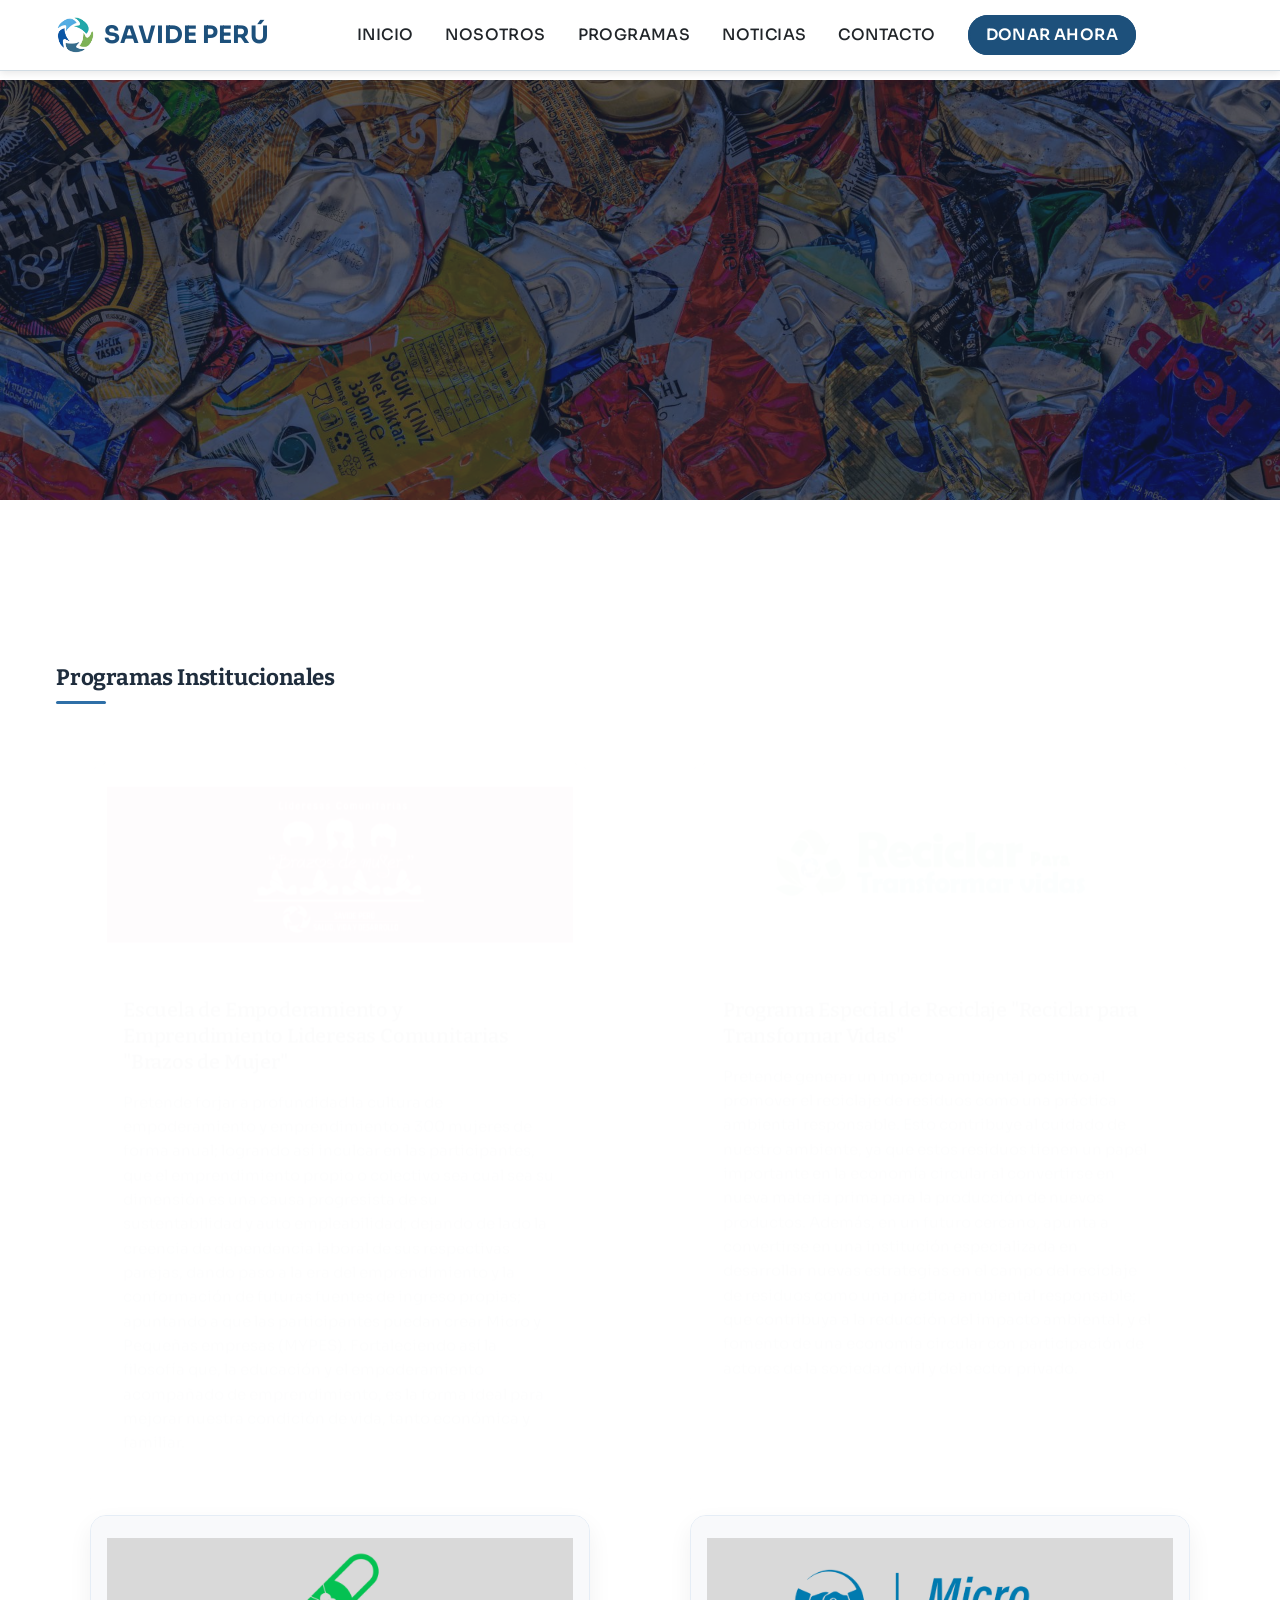
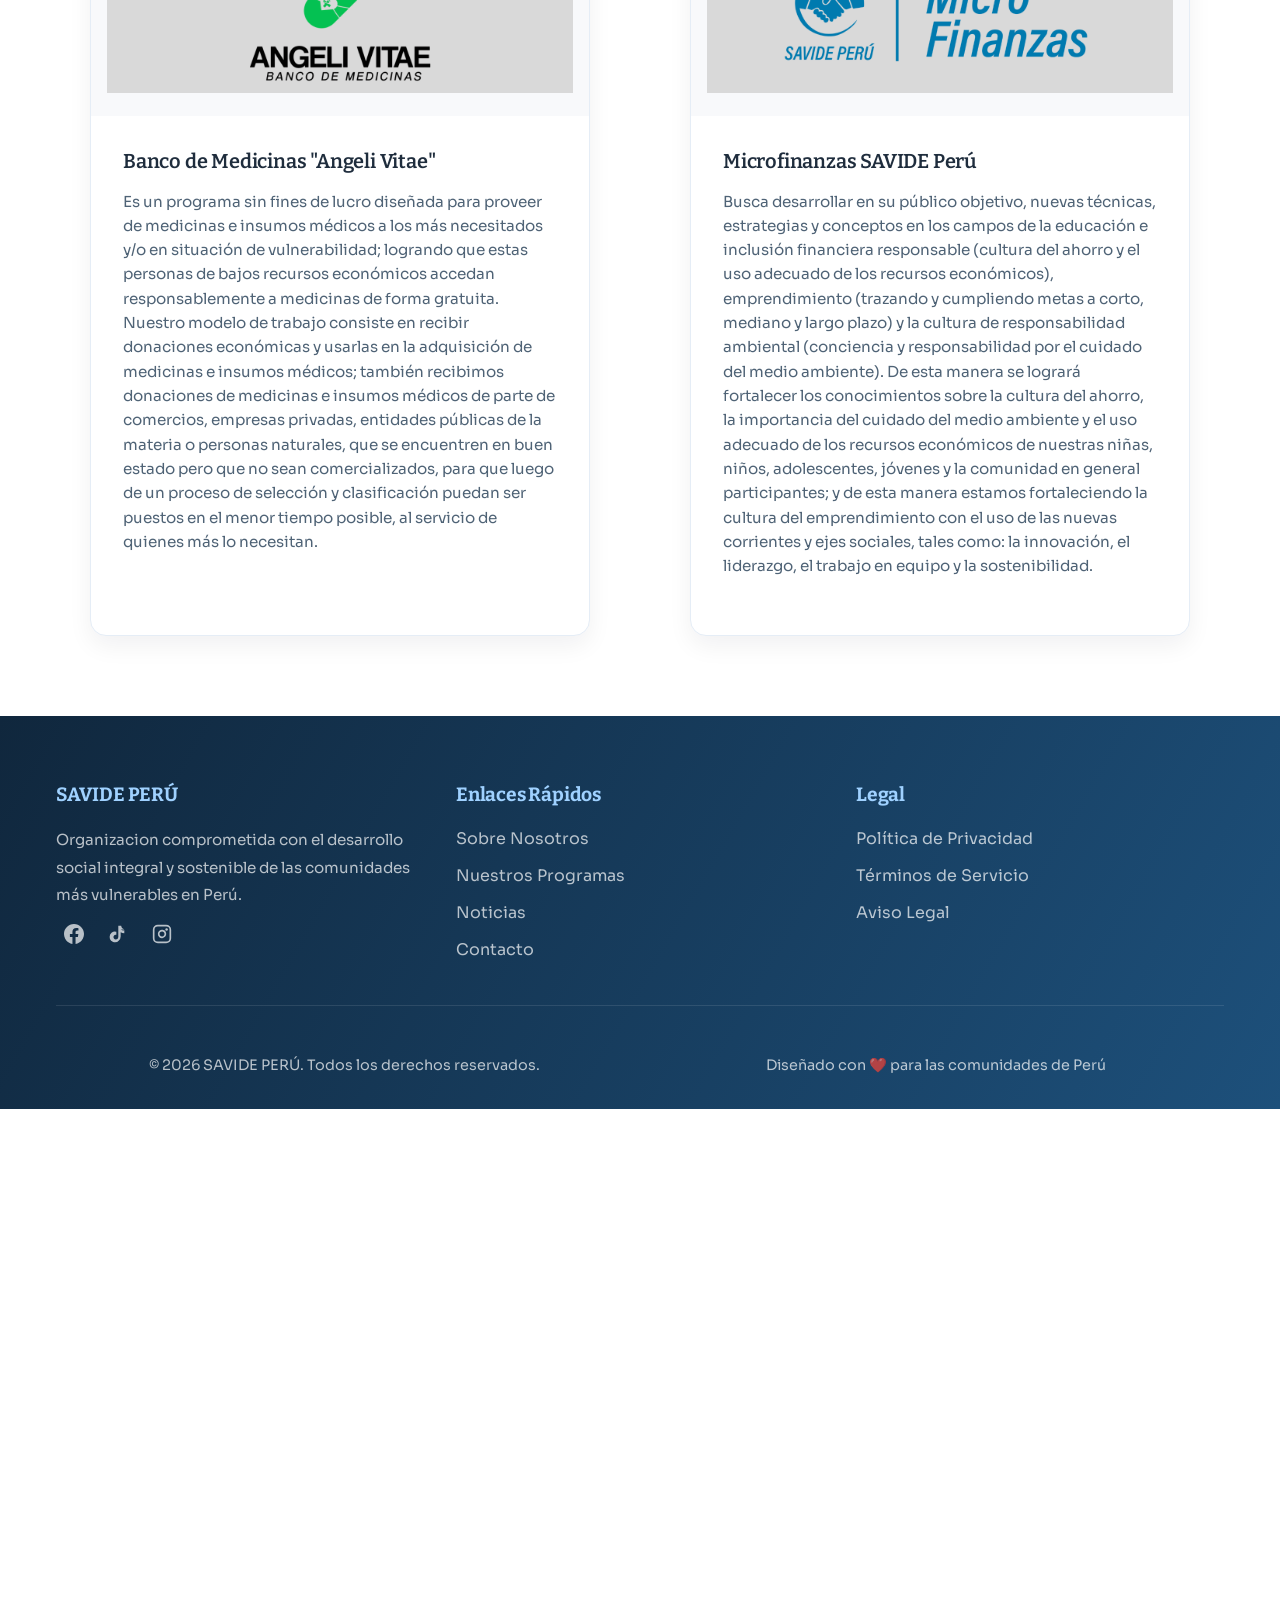
<file: html/proyectos.html>
<!DOCTYPE html>
<html lang="es">
<head>
    <meta charset="UTF-8" />
    <meta name="viewport" content="width=device-width, initial-scale=1.0" />
    <meta http-equiv="refresh" content="0; url=programas.html" />
    <title>Programas | SAVIDE PERÚ</title>
    <link rel="stylesheet" href="../css/styles.css" />
    <link rel="stylesheet" href="../css/proyectos.css" />
</head>
<body>
    <header class="header">
        <div class="container">
            <div class="header-content">
                <!-- Logo -->
                <div class="logo">
                    <img src="../images/logo.png" alt="Logo SAVIDE PERÚ" class="logo-icon">
                    <span class="logo-text">SAVIDE PERÚ</span>
                </div>
                <button class="hamburger" id="hamburger"><span></span><span></span><span></span></button>
                <nav class="navbar" id="navbar">
                    <ul class="nav-list">
                        <li><a href="../index.html" class="nav-link">Inicio</a></li>
                        <li><a href="nosotros.html" class="nav-link">Nosotros</a></li>
                        <li><a href="programas.html" class="nav-link">Programas</a></li>
                        <li><a href="noticias.html" class="nav-link">Noticias</a></li>
                        <li><a href="contacto.html" class="nav-link">Contacto</a></li>
                        <li><a href="../index.html#donar" class="nav-link btn-donar">Donar Ahora</a></li>
                    </ul>
                </nav>
            </div>
        </div>
    </header>

    <!-- HERO PROYECTOS -->
    <section class="hero-proyectos" id="inicio">
        <div class="hero-overlay"></div>
        <div class="hero-content">
            <h1>Nuestros Programas</h1>
            <p>
                Conoce los proyectos que estamos implementando para transformar vidas
                en las comunidades más vulnerables del Perú.
            </p>
        </div>
    </section>

    <main>

        <section class="proyectos-section">
    <div class="container">
        <!-- AÑO -->
        <div class="proyectos-year">
            <h3>Proyectos 2025</h3>
        </div>

        <div class="proyectos-grid">

            <div class="proyecto-card">
                <div class="proyecto-imagen">
                    <img src="../images/proyecto1.jpg" alt="Centro de Rehabilitación">
                    <div class="proyecto-categoria">Rehabilitación</div>
                </div>

                <div class="proyecto-content">
                    <h3>Centro de Rehabilitación Integral - Cusco</h3>
                    <p>Atención especializada para niños con discapacidades, combinando terapia física, educación inclusiva y apoyo familiar.</p>
                </div>
            </div>

            <div class="proyecto-card">
                <div class="proyecto-imagen">
                    <img src="../images/proyecto2.jpg" alt="Programa Educativo">
                    <div class="proyecto-categoria">Educación</div>
                </div>

                <div class="proyecto-content">
                    <h3>Escuela de Verano - Arequipa</h3>
                    <p>Programa intensivo de refuerzo educativo para niños de zonas rurales, con enfoque en matemáticas y ciencias.</p>
                </div>
            </div>

            <div class="proyecto-card">
                <div class="proyecto-imagen">
                    <img src="../images/image1.jpg" alt="Prevención">
                    <div class="proyecto-categoria">Prevención</div>
                </div>

                <div class="proyecto-content">
                    <h3>Campaña de Seguridad Doméstica - Lima</h3>
                    <p>Capacitación a familias sobre prevención de accidentes infantiles y seguridad en el hogar.</p>
                </div>
            </div>

        </div>

        <!-- OTRO AÑO -->

        <div class="proyectos-year">
            <h3>Proyectos 2024</h3>
        </div>

        <div class="proyectos-grid">

            <div class="proyecto-card">
                <div class="proyecto-imagen">
                    <img src="../images/proyecto1.jpg">
                    <div class="proyecto-categoria">Apadrinamiento</div>
                </div>

                <div class="proyecto-content">
                    <h3>Programa de Becas Escolares - Trujillo</h3>
                    <p>Apoyo integral a estudiantes de secundaria con becas, materiales educativos y mentoría personalizada.</p>
                </div>
            </div>
            <div class="proyecto-card">
                <div class="proyecto-imagen">
                    <img src="../images/proyecto1.jpg">
                    <div class="proyecto-categoria">Apadrinamiento</div>
                </div>

                <div class="proyecto-content">
                    <h3>Programa de Becas Escolares - Trujillo</h3>
                    <p>Apoyo integral a estudiantes de secundaria con becas, materiales educativos y mentoría personalizada.</p>
                </div>
            </div>
            <div class="proyecto-card">
                <div class="proyecto-imagen">
                    <img src="../images/proyecto1.jpg">
                    <div class="proyecto-categoria">Apadrinamiento</div>
                </div>

                <div class="proyecto-content">
                    <h3>Programa de Becas Escolares - Trujillo</h3>
                    <p>Apoyo integral a estudiantes de secundaria con becas, materiales educativos y mentoría personalizada.</p>
                </div>
            </div><div class="proyecto-card">
                <div class="proyecto-imagen">
                    <img src="../images/proyecto1.jpg">
                    <div class="proyecto-categoria">Apadrinamiento</div>
                </div>

                <div class="proyecto-content">
                    <h3>Programa de Becas Escolares - Trujillo</h3>
                    <p>Apoyo integral a estudiantes de secundaria con becas, materiales educativos y mentoría personalizada.</p>
                </div>
            </div>

        </div>
        

    </div>
</section>



    </main>

    <footer class="footer">
        <div class="container">
            <div class="footer-content">
                <!-- Columna 1: Sobre -->
                <div class="footer-column">
                    <h4>SAVIDE PERÚ</h4>
                    <p>
                        Organizacion comprometida con el desarrollo social integral 
                        y sostenible de las comunidades más vulnerables en Perú.
                    </p>
                    <div class="social-links">
                        <a href="https://www.facebook.com/ONG.SAVIDE.PERU.OFICIAL/" target="_blank" title="Facebook" class="social-link">
                            <svg viewBox="0 0 24 24" fill="currentColor">
                                <path d="M24 12.073c0-6.627-5.373-12-12-12s-12 5.373-12 12c0 5.99 4.388 10.954 10.125 11.854v-8.385H7.078v-3.47h3.047V9.43c0-3.007 1.792-4.669 4.533-4.669 1.312 0 2.686.235 2.686.235v2.953H15.83c-1.491 0-1.956.925-1.956 1.874v2.25h3.328l-.532 3.47h-2.796v8.385C19.612 23.027 24 18.062 24 12.073z"/>
                            </svg>
                        </a>
                        <a href="https://www.tiktok.com/@savide.peru.oficial" target="_blank" title="TikTok" class="social-link">
                            <svg viewBox="0 0 24 24" fill="currentColor">
                                <path d="M23.953 4.57a10 10 0 01-2.825.775 4.958 4.958 0 002.163-2.723c-.951.555-2.005.959-3.127 1.184a4.92 4.92 0 00-8.384 4.482C7.69 8.095 4.067 6.13 1.64 3.162a4.822 4.822 0 00-.666 2.475c0 1.71.87 3.213 2.188 4.096a4.904 4.904 0 01-2.228-.616v.06a4.923 4.923 0 003.946 4.827 4.996 4.996 0 01-2.212.085 4.936 4.936 0 004.604 3.417a9.867 9.867 0 01-6.102 2.105c-.39 0-.779-.023-1.17-.067a13.995 13.995 0 007.557 2.209c9.053 0 13.998-7.496 13.998-13.985 0-.21 0-.42-.015-.63A9.935 9.935 0 0024 4.59z"/>
                            </svg>
                        </a>
                        <a href="https://www.instagram.com/savide_peru_oficial/" target="_blank" title="Instagram" class="social-link">
                            <svg viewBox="0 0 24 24" fill="currentColor">
                                <rect x="2" y="2" width="20" height="20" rx="5" ry="5" fill="none" stroke="currentColor" stroke-width="2"/>
                                <path d="M16 11.37A4 4 0 1112.63 8 4 4 0 0116 11.37z" fill="none" stroke="currentColor" stroke-width="2"/>
                                <circle cx="17.5" cy="6.5" r="1.5" fill="currentColor"/>
                            </svg>
                        </a>
                        <a href="#" title="LinkedIn" class="social-link">
                            <svg viewBox="0 0 24 24" fill="currentColor">
                                <path d="M20.447 20.452h-3.554v-5.569c0-1.328-.027-3.037-1.852-3.037-1.853 0-2.136 1.445-2.136 2.939v5.667H9.351V9h3.414v1.561h.046c.477-.9 1.637-1.85 3.37-1.85 3.601 0 4.267 2.37 4.267 5.455v6.286zM5.337 7.433c-1.144 0-2.063-.926-2.063-2.065 0-1.138.92-2.063 2.063-2.063 1.14 0 2.064.925 2.064 2.063 0 1.139-.925 2.065-2.064 2.065zm1.782 13.019H3.555V9h3.564v11.452zM22.225 0H1.771C.792 0 0 .774 0 1.729v20.542C0 23.227.792 24 1.771 24h20.451C23.2 24 24 23.227 24 22.271V1.729C24 .774 23.2 0 22.225 0z"/>
                            </svg>
                        </a>
                    </div>
                </div>

                <!-- Columna 2: Enlaces (incluye recursos del sitio) -->
                <div class="footer-column">
                    <h4>Enlaces Rápidos</h4>
                    <ul>
                        <li><a href="nosotros.html">Sobre Nosotros</a></li>
                        <li><a href="programas.html">Nuestros Programas</a></li>
                        <li><a href="noticias.html">Blog</a></li>
                        <li><a href="#galeria">Galería</a></li>
                        <li><a href="contacto.html">Contacto</a></li>
                        <li><a href="#">Reportes Anuales</a></li>
                        <li><a href="#">Transparencia Financiera</a></li>
                        <li><a href="#">Oportunidades de Empleo</a></li>
                    </ul>
                </div>

                <!-- Columna 3: Información Legal -->
                <div class="footer-column">
                    <h4>Legal</h4>
                    <ul>
                        <li><a href="politica-privacidad.html">Política de Privacidad</a></li>
                        <li><a href="terminos-servicio.html">Términos de Servicio</a></li>
                        <li><a href="aviso-legal.html">Aviso Legal</a></li>
                    </ul>
                </div>
            </div>

            <!-- Footer Inferior -->
            <div class="footer-bottom">
                <div class="footer-copyright">
                    <p>&copy; 2026 SAVIDE PERÚ. Todos los derechos reservados.</p>
                </div>
                <div class="footer-credits">
                    <p>Diseñado con ❤️ para las comunidades de Perú</p>
                </div>
            </div>
        </div>
    </footer>

    <!-- ==================== BOTÓN VOLVER ARRIBA ==================== -->
    <button class="scroll-to-top" id="scroll-to-top" title="Volver arriba">
        <svg viewBox="0 0 24 24" fill="none" stroke="currentColor" stroke-width="2">
            <polyline points="18 15 12 9 6 15"></polyline>
        </svg>
    </button>
    <script src="../script.js"></script>
</body>
</html>
</file>
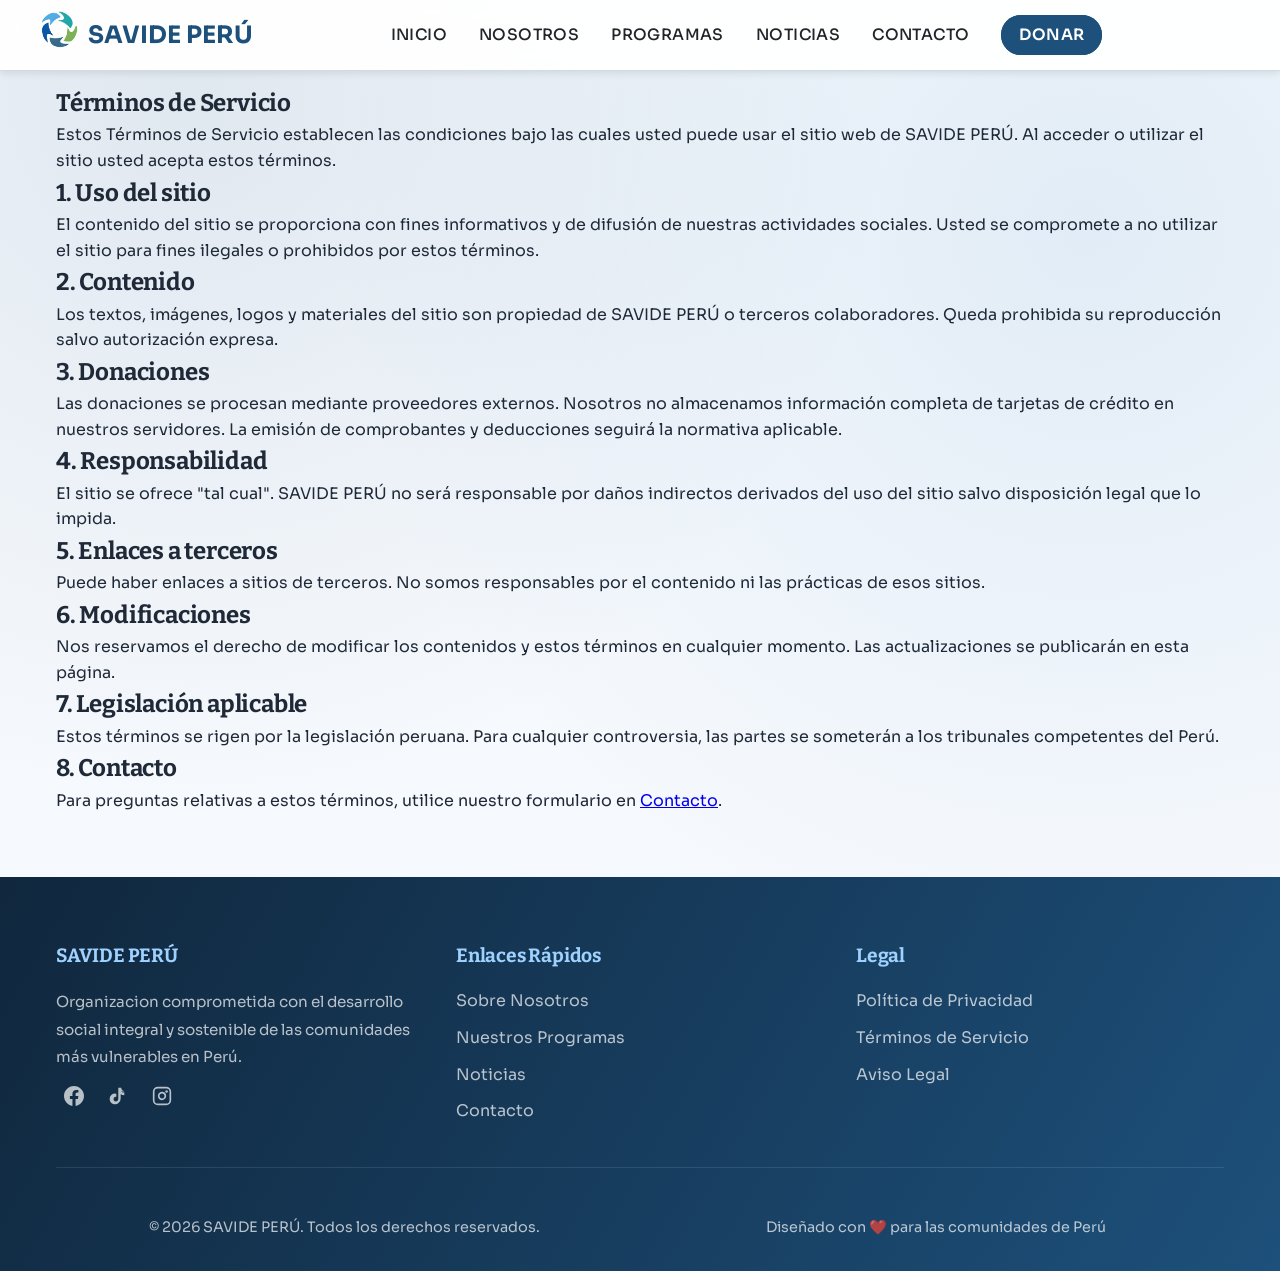
<file: html/terminos-servicio.html>
<!DOCTYPE html>
<html lang="es">
<head>
    <meta charset="UTF-8">
    <meta name="viewport" content="width=device-width, initial-scale=1.0">
    <title>Términos de Servicio — SAVIDE PERÚ</title>
    <link rel="stylesheet" href="../css/styles.css">
</head>
<body>
    <header class="header">
        <div class="container header-content">
            <div class="logo"><a href="../index.html"><img src="../images/logo.png" alt="Logo SAVIDE PERÚ" class="logo-icon"></a><span class="logo-text">SAVIDE PERÚ</span></div>
            <nav class="navbar">
                <ul class="nav-list">
                    <li><a href="../index.html" class="nav-link">Inicio</a></li>
                    <li><a href="nosotros.html" class="nav-link">Nosotros</a></li>
                    <li><a href="programas.html" class="nav-link">Programas</a></li>
                    <li><a href="noticias.html" class="nav-link">Noticias</a></li>
                    <li><a href="contacto.html" class="nav-link">Contacto</a></li>
                    <li><a href="../index.html#donar" class="nav-link btn-donar">Donar</a></li>
                </ul>
            </nav>
        </div>
    </header>

    <main>
        <section class="content-section">
            <div class="container">
        <h1>Términos de Servicio</h1>

        <p>Estos Términos de Servicio establecen las condiciones bajo las cuales usted puede usar el sitio web de SAVIDE PERÚ. Al acceder o utilizar el sitio usted acepta estos términos.</p>

        <h2>1. Uso del sitio</h2>
        <p>El contenido del sitio se proporciona con fines informativos y de difusión de nuestras actividades sociales. Usted se compromete a no utilizar el sitio para fines ilegales o prohibidos por estos términos.</p>

        <h2>2. Contenido</h2>
        <p>Los textos, imágenes, logos y materiales del sitio son propiedad de SAVIDE PERÚ o terceros colaboradores. Queda prohibida su reproducción salvo autorización expresa.</p>

        <h2>3. Donaciones</h2>
        <p>Las donaciones se procesan mediante proveedores externos. Nosotros no almacenamos información completa de tarjetas de crédito en nuestros servidores. La emisión de comprobantes y deducciones seguirá la normativa aplicable.</p>

        <h2>4. Responsabilidad</h2>
        <p>El sitio se ofrece "tal cual". SAVIDE PERÚ no será responsable por daños indirectos derivados del uso del sitio salvo disposición legal que lo impida.</p>

        <h2>5. Enlaces a terceros</h2>
        <p>Puede haber enlaces a sitios de terceros. No somos responsables por el contenido ni las prácticas de esos sitios.</p>

        <h2>6. Modificaciones</h2>
        <p>Nos reservamos el derecho de modificar los contenidos y estos términos en cualquier momento. Las actualizaciones se publicarán en esta página.</p>

        <h2>7. Legislación aplicable</h2>
        <p>Estos términos se rigen por la legislación peruana. Para cualquier controversia, las partes se someterán a los tribunales competentes del Perú.</p>

        <h2>8. Contacto</h2>
        <p>Para preguntas relativas a estos términos, utilice nuestro formulario en <a href="contacto.html">Contacto</a>.</p>
            </div>
        </section>
    </main>

    <footer class="footer">
        <div class="container">
            <div class="footer-content">
                <!-- Columna 1: Sobre -->
                <div class="footer-column">
                    <h4>SAVIDE PERÚ</h4>
                    <p>
                        Organizacion comprometida con el desarrollo social integral 
                        y sostenible de las comunidades más vulnerables en Perú.
                    </p>
                    <div class="social-links">
                    <a href="https://www.facebook.com/ONG.SAVIDE.PERU.OFICIAL/" target="_blank" title="Facebook" class="social-link">
                        <svg viewBox="0 0 24 24" fill="currentColor">
                            <path d="M24 12.073c0-6.627-5.373-12-12-12s-12 5.373-12 12c0 5.99 4.388 10.954 10.125 11.854v-8.385H7.078v-3.47h3.047V9.43c0-3.007 1.792-4.669 4.533-4.669 1.312 0 2.686.235 2.686.235v2.953H15.83c-1.491 0-1.956.925-1.956 1.874v2.25h3.328l-.532 3.47h-2.796v8.385C19.612 23.027 24 18.062 24 12.073z"/>
                        </svg>
                    </a>

                    <a href="https://www.tiktok.com/@savide.peru.oficial" target="_blank" title="TikTok" class="social-link">
                        <svg viewBox="0 0 24 24" fill="currentColor">
                            <path d="M19.59 6.69a4.83 4.83 0 01-3.77-4.25V2h-3.45v13.67a2.89 2.89 0 01-5.2 1.74 2.89 2.89 0 012.31-4.6c.18 0 .35.02.52.05V9.23a6.37 6.37 0 00-.52-.02A6.34 6.34 0 002 15.55a6.34 6.34 0 0011.09 4.17 6.28 6.28 0 002.1-4.71V9.8a8.2 8.2 0 004.38 1.23V7.58a4.86 4.86 0 01-3.98-0.89z"/>
                        </svg>
                    </a>

                    <a href="https://www.instagram.com/savide_peru_oficial/" target="_blank" title="Instagram" class="social-link">
                        <svg viewBox="0 0 24 24" fill="currentColor">
                            <rect x="2" y="2" width="20" height="20" rx="5" ry="5" fill="none" stroke="currentColor" stroke-width="2"/>
                            <path d="M16 11.37A4 4 0 1112.63 8 4 4 0 0116 11.37z" fill="none" stroke="currentColor" stroke-width="2"/>
                            <circle cx="17.5" cy="6.5" r="1.5" fill="currentColor"/>
                        </svg>
                    </a>
                </div>
            </div>

                <!-- Columna 2: Enlaces -->
                <div class="footer-column">
                    <h4>Enlaces Rápidos</h4>
                    <ul>
                        <li><a href="nosotros.html">Sobre Nosotros</a></li>
                        <li><a href="programas.html">Nuestros Programas</a></li>
                        <li><a href="noticias.html">Noticias</a></li>
                        <li><a href="../contacto.html">Contacto</a></li>
                    </ul>
                </div>

                <!-- Columna 3: Información Legal -->
                <div class="footer-column">
                    <h4>Legal</h4>
                    <ul>
                        <li><a href="politica-privacidad.html">Política de Privacidad</a></li>
                        <li><a href="terminos-servicio.html">Términos de Servicio</a></li>
                        <li><a href="aviso-legal.html">Aviso Legal</a></li>
                    </ul>
                </div>
            </div>

            <!-- Footer Inferior -->
            <div class="footer-bottom">
                <div class="footer-copyright">
                    <p>&copy; 2026 SAVIDE PERÚ. Todos los derechos reservados.</p>
                </div>
                <div class="footer-credits">
                    <p>Diseñado con ❤️ para las comunidades de Perú</p>
                </div>
            </div>
        </div>
    </footer>
</body>
</html>
</file>
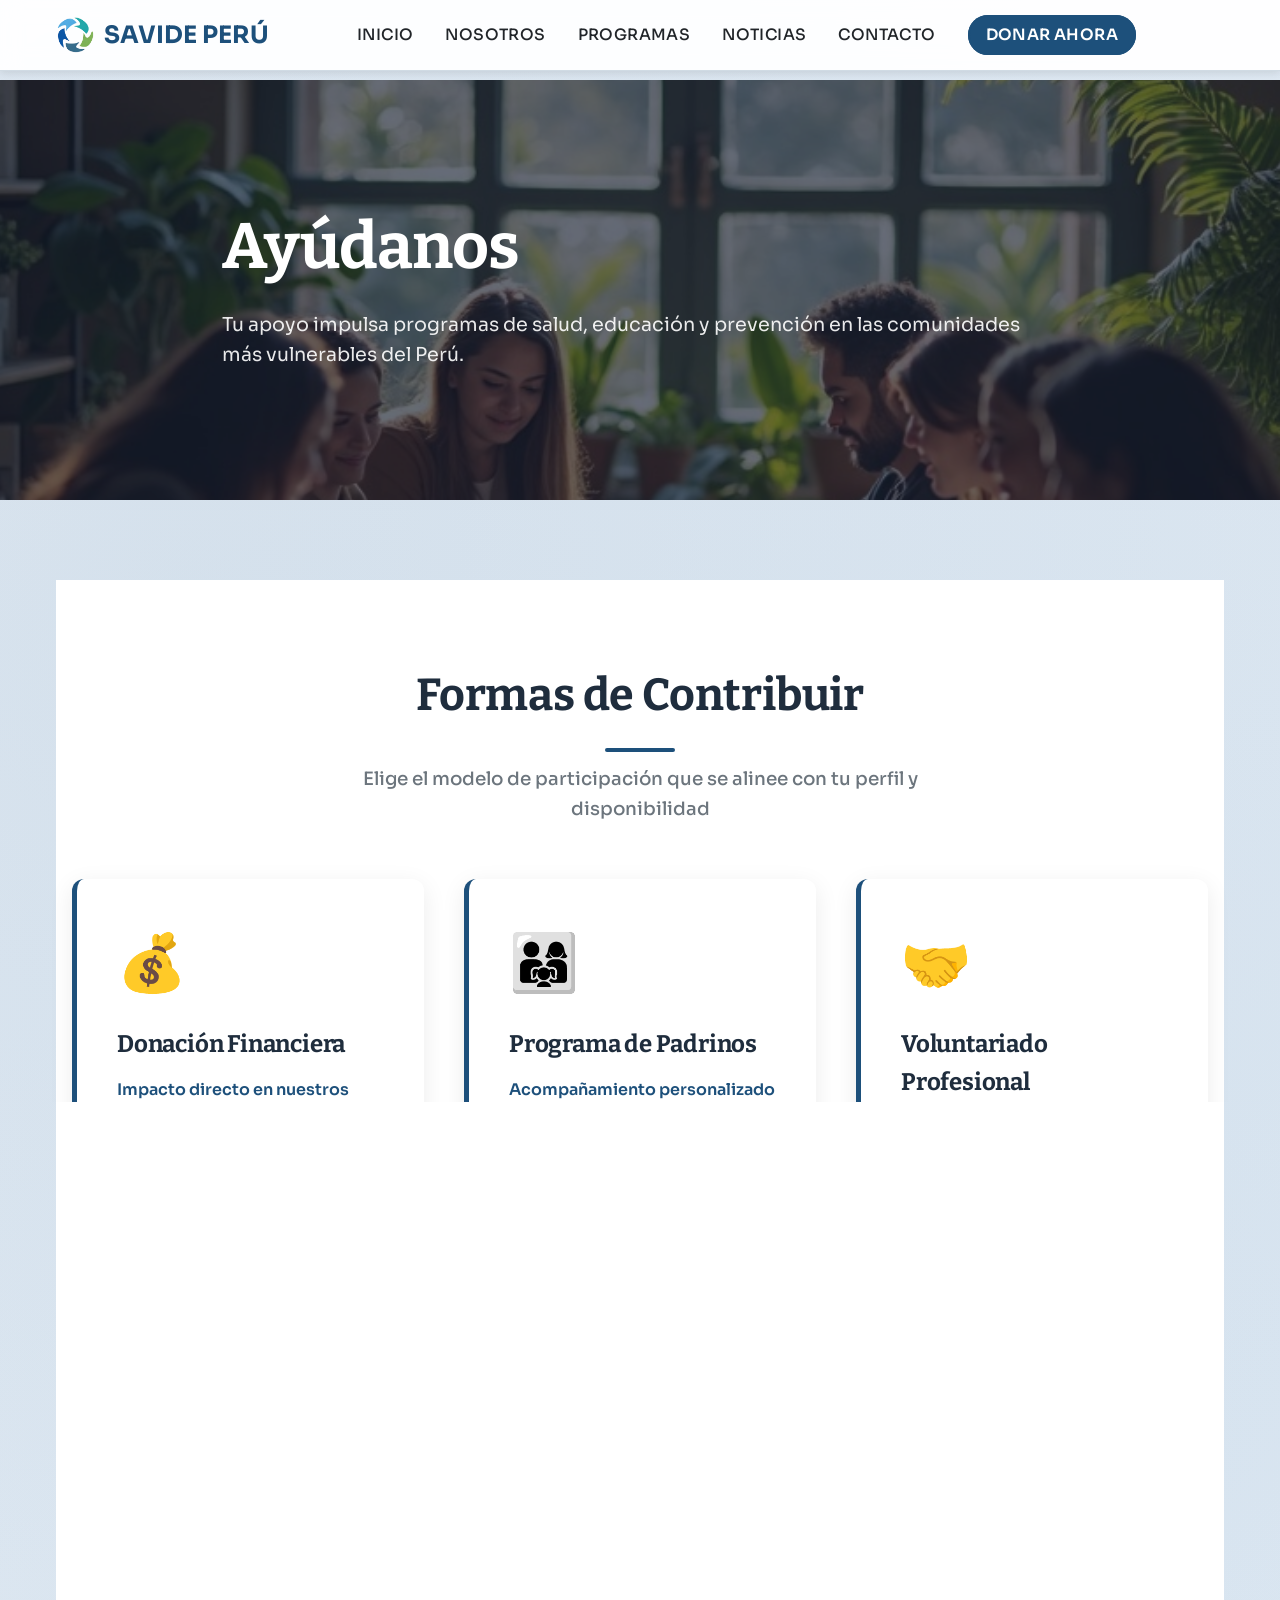
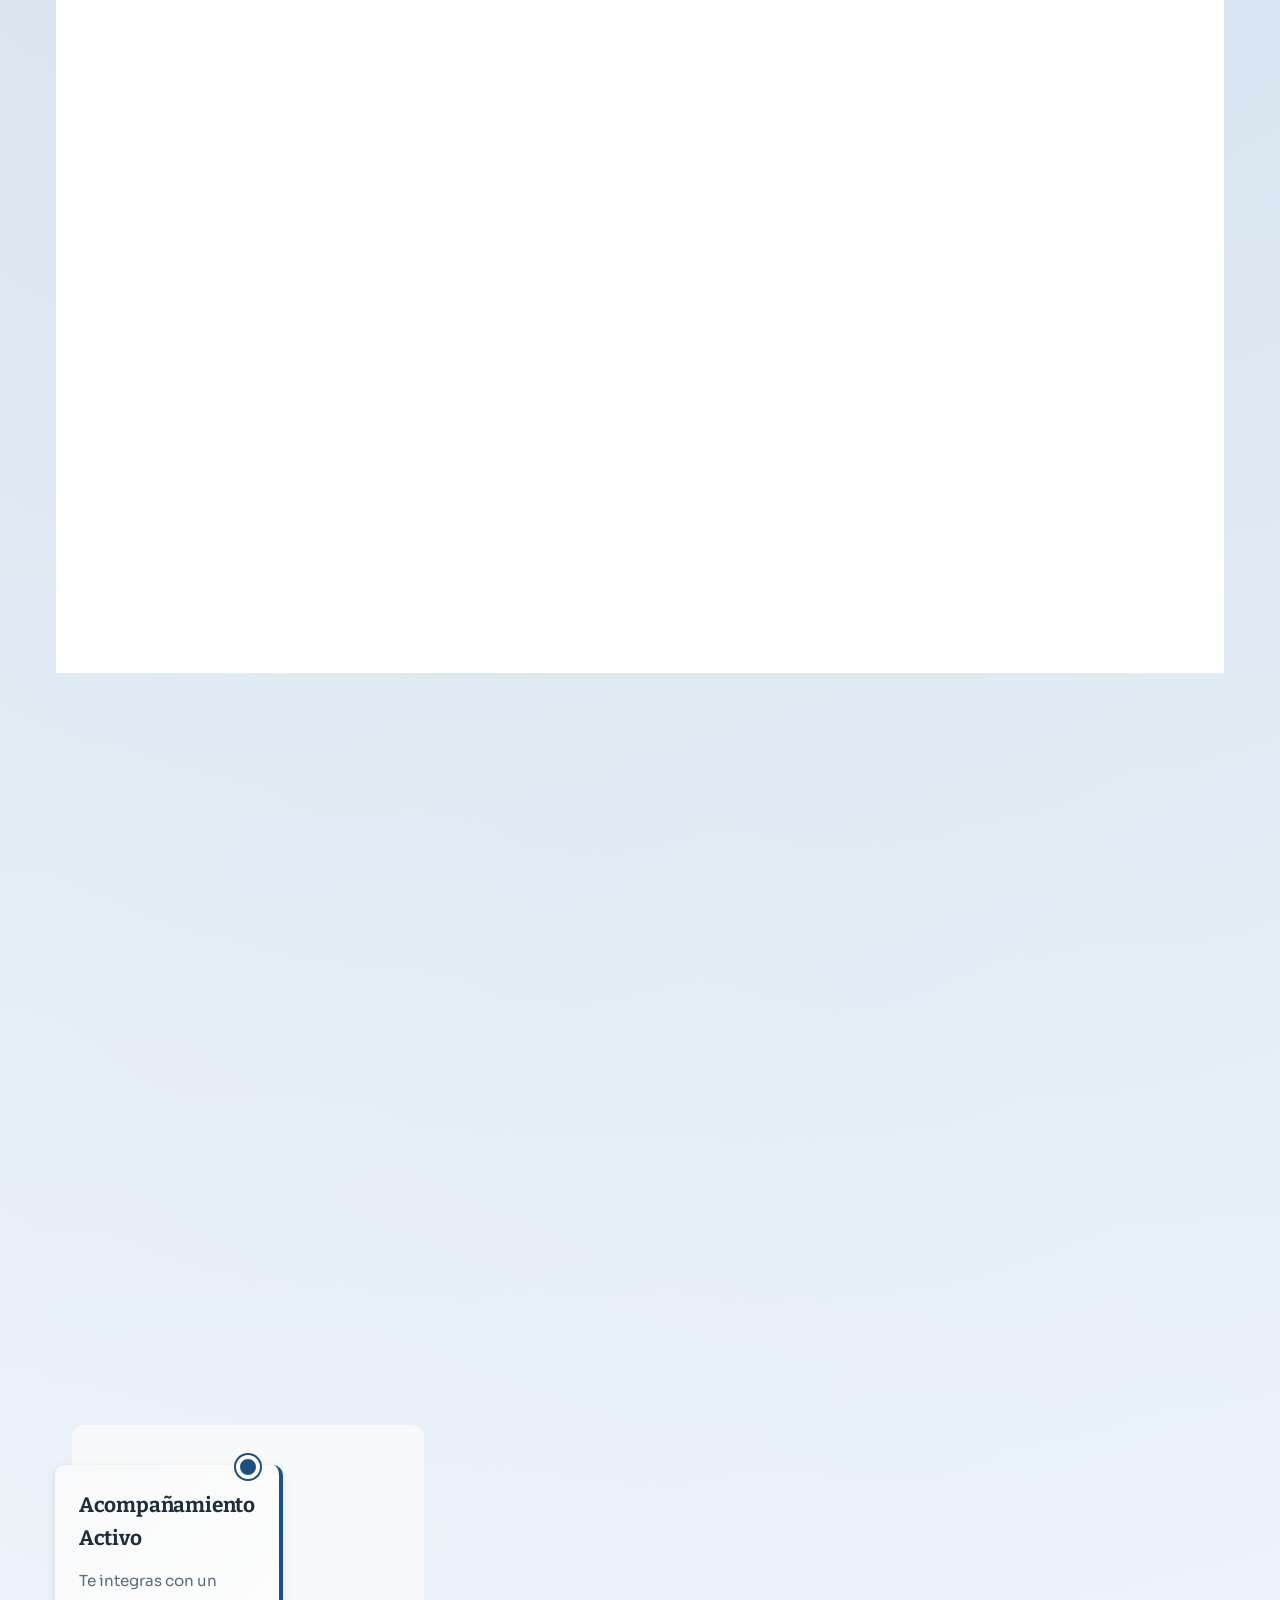
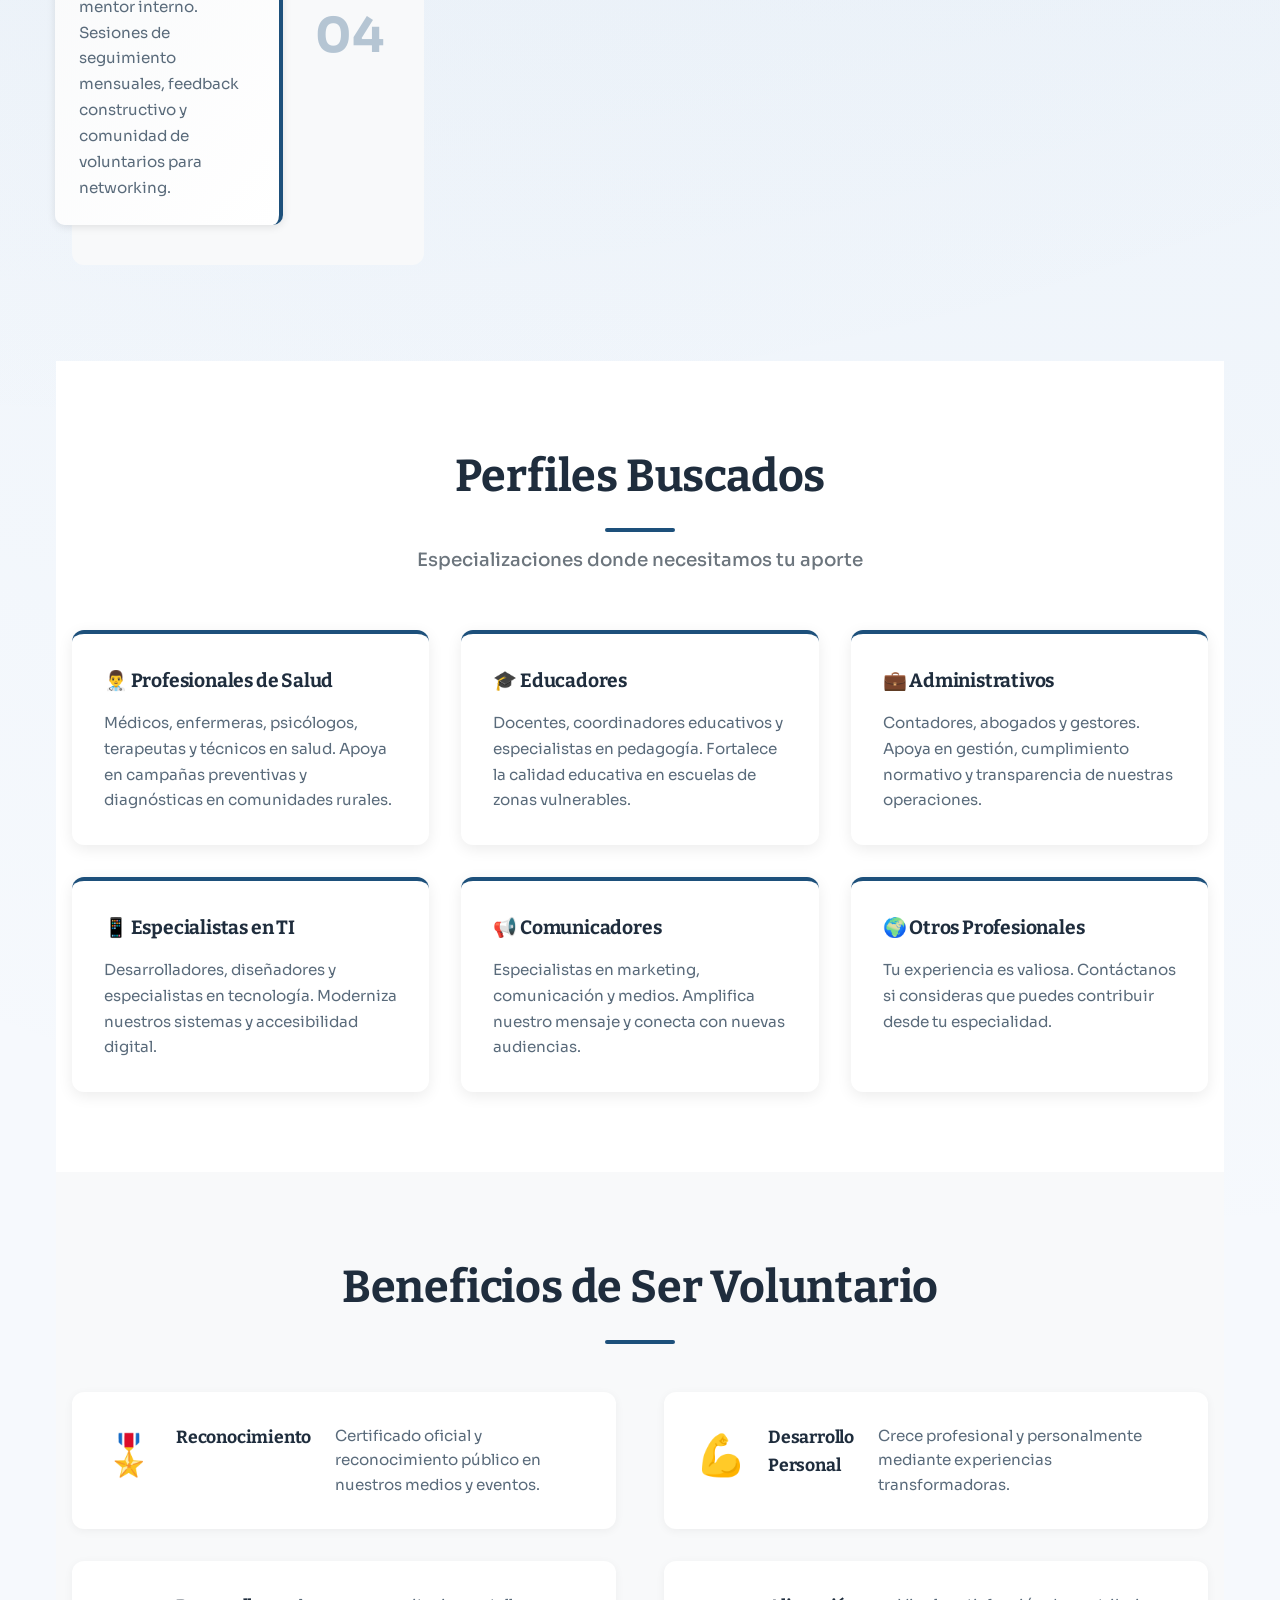
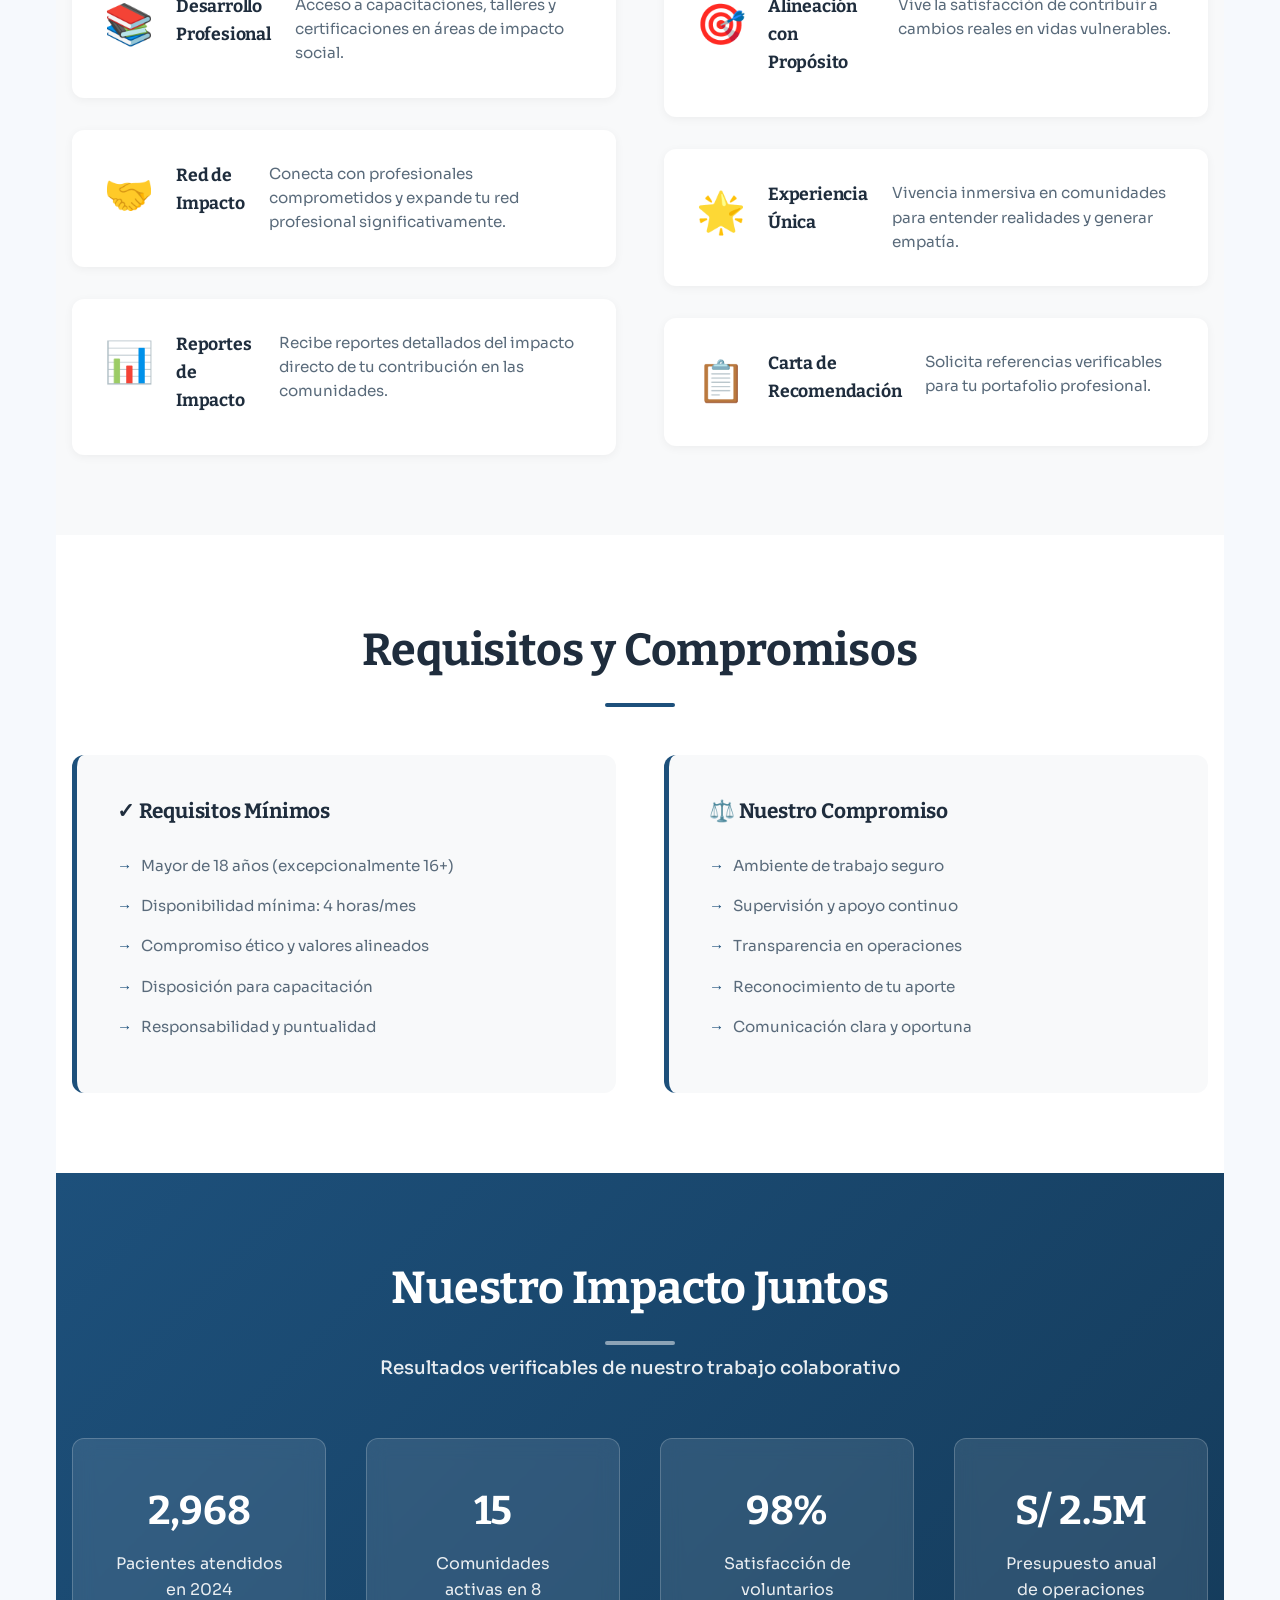
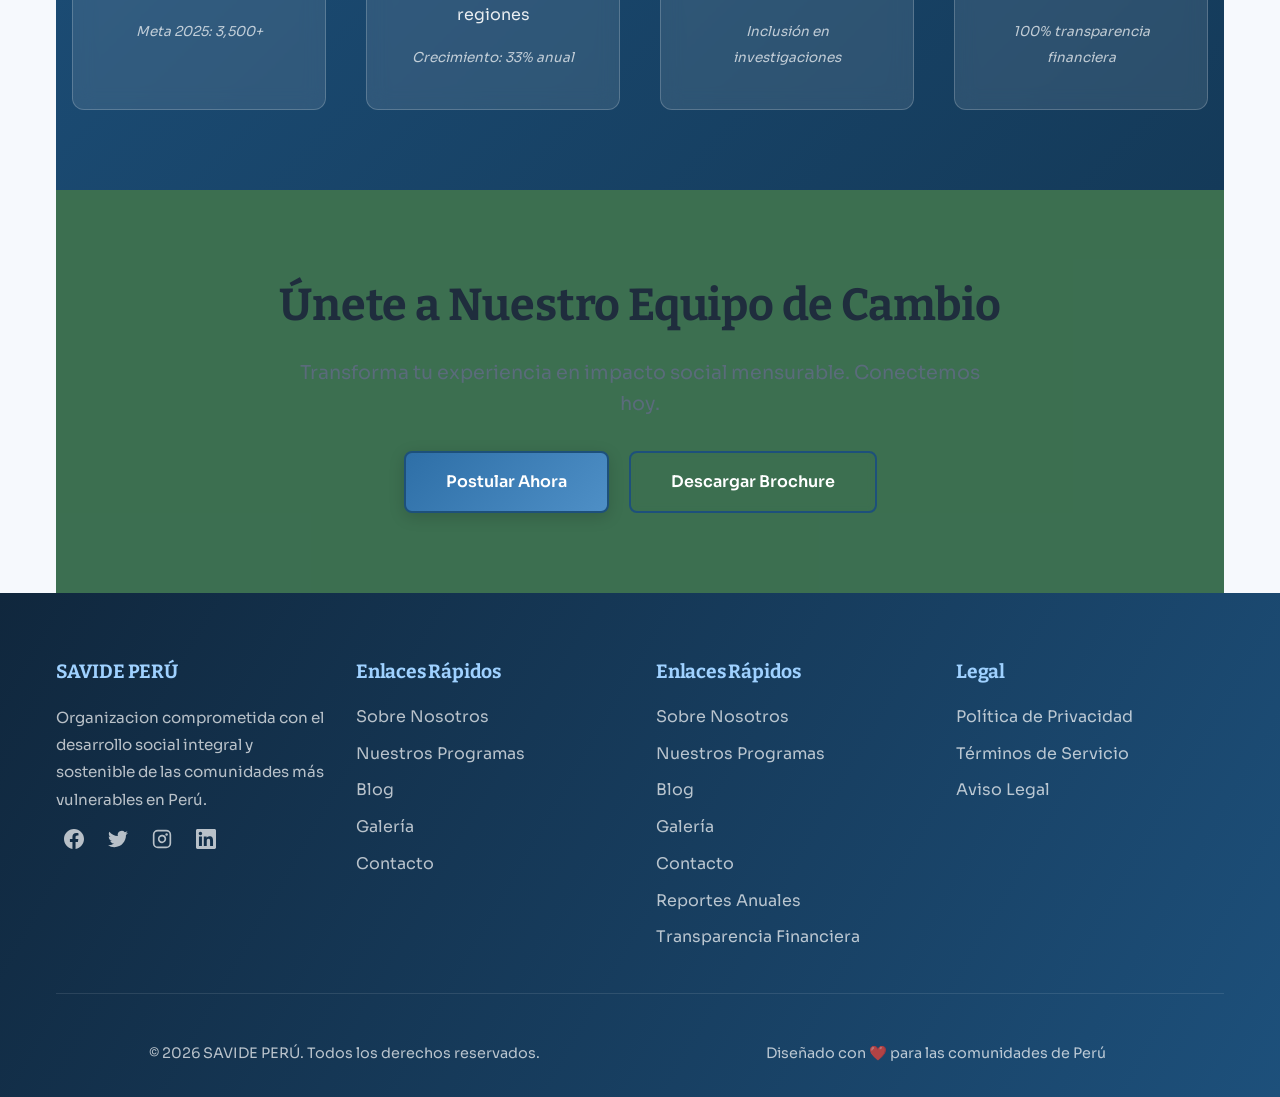
<file: html/voluntariado.html>
<!DOCTYPE html>
<html lang="es">
<head>
    <meta charset="UTF-8" />
    <meta name="viewport" content="width=device-width, initial-scale=1.0" />
    <title>Ayúdanos | SAVIDE PERÚ</title>
    <link rel="stylesheet" href="../css/styles.css" />
    <link rel="stylesheet" href="../css/voluntariado.css" />
</head>
<body>
    <header class="header">
        <div class="container">
            <div class="header-content">
                <!-- Logo -->
                <div class="logo">
                    <img src="../images/logo.png" alt="Logo SAVIDE PERÚ" class="logo-icon">
                    <span class="logo-text">SAVIDE PERÚ</span>
                </div>
                <!-- Botón Hamburguesa -->
                <button class="hamburger" id="hamburger">
                    <span></span>
                    <span></span>
                    <span></span>
                </button>

                <!-- Menú de Navegación -->
                <nav class="navbar" id="navbar">
                    <ul class="nav-list">
                        <li><a href="../index.html" class="nav-link">Inicio</a></li>
                        <li><a href="nosotros.html" class="nav-link">Nosotros</a></li>
                        <li><a href="programas.html" class="nav-link">Programas</a></li>
                        <li><a href="noticias.html" class="nav-link">Noticias</a></li>
                        <li><a href="contacto.html" class="nav-link">Contacto</a></li>
                        <!-- Botón de donación en cabecera -->
                        <li><a href="../index.html#donar" class="nav-link btn-donar">Donar Ahora</a></li>
                    </ul>
                </nav>
            </div>
        </div>
    </header>

    <!-- HERO AYÚDANOS -->
    <section class="hero-voluntariado" id="inicio">
        <div class="hero-overlay"></div>
        <div class="hero-content">
            <h1>Ayúdanos</h1>
            <p>
                Tu apoyo impulsa programas de salud, educación y prevención
                en las comunidades más vulnerables del Perú.
            </p>
        </div>
    </section>

    <main class="container">
        <!-- FORMAS DE AYUDAR - PROFESIONAL -->
        <section id="formas-ayudar" class="formas-ayudar">
            <div class="container">
                <h2>Formas de Contribuir</h2>
                <p class="section-subtitle">Elige el modelo de participación que se alinee con tu perfil y disponibilidad</p>
                
                <div class="ayuda-cards-grid">
                    <div class="ayuda-card">
                        <div class="ayuda-icon">💰</div>
                        <h3>Donación Financiera</h3>
                        <p><strong>Impacto directo en nuestros programas.</strong> Tu aporte sostiene iniciativas de salud preventiva, educación integral y rehabilitación en comunidades rurales. Ofertas de donación única, bimensual o anual.</p>
                        <ul class="ayuda-beneficios">
                            <li>Deducible fiscal (RUC)</li>
                            <li>Reportes trimestrales de impacto</li>
                            <li>Acceso a información financiera transparente</li>
                        </ul>
                        <a href="contacto.html" class="ayuda-link">Cómo donar →</a>
                    </div>
                    
                    <div class="ayuda-card">
                        <div class="ayuda-icon">👨‍👩‍👧</div>
                        <h3>Programa de Padrinos</h3>
                        <p><strong>Acompañamiento personalizado a largo plazo.</strong> Establece una conexión significativa con un niño de nuestras comunidades, apoyando su educación y desarrollo integral durante su trayecto escolar.</p>
                        <ul class="ayuda-beneficios">
                            <li>Comunicación directa mensual</li>
                            <li>Reportes de avance académico</li>
                            <li>Viaje anual a la comunidad (opcional)</li>
                        </ul>
                        <a href="contacto.html" class="ayuda-link">Postular como Padrino →</a>
                    </div>
                    
                    <div class="ayuda-card">
                        <div class="ayuda-icon">🤝</div>
                        <h3>Voluntariado Profesional</h3>
                        <p><strong>Aporta tu experiencia y conocimiento.</strong> Participa en proyectos específicos según tu especialidad: salud, educación, administración, comunicación, tecnología u otras áreas clave.</p>
                        <ul class="ayuda-beneficios">
                            <li>Flexibilidad de horarios</li>
                            <li>Modalidad presencial u online</li>
                            <li>Certificado de participación</li>
                        </ul>
                        <a href="contacto.html" class="ayuda-link">Postular como Voluntario →</a>
                    </div>
                    
                    <div class="ayuda-card">
                        <div class="ayuda-icon">🏢</div>
                        <h3>Responsabilidad Social Empresarial</h3>
                        <p><strong>Alianzas estratégicas para mayor impacto.</strong> Desarrolla con tu empresa programas de voluntariado corporativo, patrocinio de proyectos o capacitación especializada en nuestras comunidades.</p>
                        <ul class="ayuda-beneficios">
                            <li>Customización según necesidades</li>
                            <li>Impacto medible y reportado</li>
                            <li>Reconocimiento corporativo</li>
                        </ul>
                        <a href="contacto.html" class="ayuda-link">Propuesta Empresarial →</a>
                    </div>
                </div>
            </div>
        </section>

        <!-- PROCESO DE INCORPORACIÓN -->
        <section class="proceso-incorporacion">
            <div class="container">
                <h2>Proceso de Incorporación</h2>
                <p class="section-subtitle">Pasos claros para iniciarte como voluntario con SAVIDE</p>
                
                <div class="processo-timeline">
                    <div class="timeline-item">
                        <div class="timeline-number">01</div>
                        <div class="timeline-content">
                            <h4>Solicitud Inicial</h4>
                            <p>Completa nuestro formulario de postulación detallando tu perfil, experiencia, disponibilidad y área de interés. Responderemos en 48 horas.</p>
                        </div>
                    </div>

                    <div class="timeline-item">
                        <div class="timeline-number">02</div>
                        <div class="timeline-content">
                            <h4>Entrevista de Alineamiento</h4>
                            <p>Conversaremos sobre tus motivaciones, expectativas y cómo alinear tu perfil con nuestras necesidades actuales. Sesión virtual de 45 minutos.</p>
                        </div>
                    </div>

                    <div class="timeline-item">
                        <div class="timeline-number">03</div>
                        <div class="timeline-content">
                            <h4>Capacitación Especializada</h4>
                            <p>Recibirás formación sobre nuestra misión, protocolos de seguridad, trabajo en comunidades y herramientas específicas según tu rol.</p>
                        </div>
                    </div>

                    <div class="timeline-item">
                        <div class="timeline-number">04</div>
                        <div class="timeline-content">
                            <h4>Acompañamiento Activo</h4>
                            <p>Te integras con un mentor interno. Sesiones de seguimiento mensuales, feedback constructivo y comunidad de voluntarios para networking.</p>
                        </div>
                    </div>
                </div>
            </div>
        </section>

        <!-- PERFILES REQUERIDOS -->
        <section class="perfiles-requeridos">
            <div class="container">
                <h2>Perfiles Buscados</h2>
                <p class="section-subtitle">Especializaciones donde necesitamos tu aporte</p>
                
                <div class="perfiles-grid">
                    <div class="perfil-card">
                        <h4>👨‍⚕️ Profesionales de Salud</h4>
                        <p>Médicos, enfermeras, psicólogos, terapeutas y técnicos en salud. Apoya en campañas preventivas y diagnósticas en comunidades rurales.</p>
                    </div>
                    <div class="perfil-card">
                        <h4>🎓 Educadores</h4>
                        <p>Docentes, coordinadores educativos y especialistas en pedagogía. Fortalece la calidad educativa en escuelas de zonas vulnerables.</p>
                    </div>
                    <div class="perfil-card">
                        <h4>💼 Administrativos</h4>
                        <p>Contadores, abogados y gestores. Apoya en gestión, cumplimiento normativo y transparencia de nuestras operaciones.</p>
                    </div>
                    <div class="perfil-card">
                        <h4>📱 Especialistas en TI</h4>
                        <p>Desarrolladores, diseñadores y especialistas en tecnología. Moderniza nuestros sistemas y accesibilidad digital.</p>
                    </div>
                    <div class="perfil-card">
                        <h4>📢 Comunicadores</h4>
                        <p>Especialistas en marketing, comunicación y medios. Amplifica nuestro mensaje y conecta con nuevas audiencias.</p>
                    </div>
                    <div class="perfil-card">
                        <h4>🌍 Otros Profesionales</h4>
                        <p>Tu experiencia es valiosa. Contáctanos si consideras que puedes contribuir desde tu especialidad.</p>
                    </div>
                </div>
            </div>
        </section>

        <!-- BENEFICIOS -->
        <section class="beneficios-voluntario">
            <div class="container">
                <h2>Beneficios de Ser Voluntario</h2>
                <div class="beneficios-two-col">
                    <div class="beneficios-left">
                        <div class="beneficio-item">
                            <div class="beneficio-icon">🎖️</div>
                            <h4>Reconocimiento</h4>
                            <p>Certificado oficial y reconocimiento público en nuestros medios y eventos.</p>
                        </div>
                        <div class="beneficio-item">
                            <div class="beneficio-icon">📚</div>
                            <h4>Desarrollo Profesional</h4>
                            <p>Acceso a capacitaciones, talleres y certificaciones en áreas de impacto social.</p>
                        </div>
                        <div class="beneficio-item">
                            <div class="beneficio-icon">🤝</div>
                            <h4>Red de Impacto</h4>
                            <p>Conecta con profesionales comprometidos y expande tu red profesional significativamente.</p>
                        </div>
                        <div class="beneficio-item">
                            <div class="beneficio-icon">📊</div>
                            <h4>Reportes de Impacto</h4>
                            <p>Recibe reportes detallados del impacto directo de tu contribución en las comunidades.</p>
                        </div>
                    </div>
                    <div class="beneficios-right">
                        <div class="beneficio-item">
                            <div class="beneficio-icon">💪</div>
                            <h4>Desarrollo Personal</h4>
                            <p>Crece profesional y personalmente mediante experiencias transformadoras.</p>
                        </div>
                        <div class="beneficio-item">
                            <div class="beneficio-icon">🎯</div>
                            <h4>Alineación con Propósito</h4>
                            <p>Vive la satisfacción de contribuir a cambios reales en vidas vulnerables.</p>
                        </div>
                        <div class="beneficio-item">
                            <div class="beneficio-icon">🌟</div>
                            <h4>Experiencia Única</h4>
                            <p>Vivencia inmersiva en comunidades para entender realidades y generar empatía.</p>
                        </div>
                        <div class="beneficio-item">
                            <div class="beneficio-icon">📋</div>
                            <h4>Carta de Recomendación</h4>
                            <p>Solicita referencias verificables para tu portafolio profesional.</p>
                        </div>
                    </div>
                </div>
            </div>
        </section>

        <!-- REQUISITOS Y COMPROMISO -->
        <section class="requisitos-section">
            <div class="container">
                <h2>Requisitos y Compromisos</h2>
                <div class="requisitos-cols">
                    <div class="requisitos-col">
                        <h4>✓ Requisitos Mínimos</h4>
                        <ul>
                            <li>Mayor de 18 años (excepcionalmente 16+)</li>
                            <li>Disponibilidad mínima: 4 horas/mes</li>
                            <li>Compromiso ético y valores alineados</li>
                            <li>Disposición para capacitación</li>
                            <li>Responsabilidad y puntualidad</li>
                        </ul>
                    </div>
                    <div class="requisitos-col">
                        <h4>⚖️ Nuestro Compromiso</h4>
                        <ul>
                            <li>Ambiente de trabajo seguro</li>
                            <li>Supervisión y apoyo continuo</li>
                            <li>Transparencia en operaciones</li>
                            <li>Reconocimiento de tu aporte</li>
                            <li>Comunicación clara y oportuna</li>
                        </ul>
                    </div>
                </div>
            </div>
        </section>

        <!-- IMPACTO CUANTIFICADO -->
        <section class="impacto-section">
            <div class="container">
                <h2>Nuestro Impacto Juntos</h2>
                <p class="section-subtitle">Resultados verificables de nuestro trabajo colaborativo</p>
                <div class="impacto-grid">
                    <div class="impacto-card">
                        <h3>2,968</h3>
                        <p>Pacientes atendidos en 2024</p>
                        <span class="impacto-meta">Meta 2025: 3,500+</span>
                    </div>
                    <div class="impacto-card">
                        <h3>15</h3>
                        <p>Comunidades activas en 8 regiones</p>
                        <span class="impacto-meta">Crecimiento: 33% anual</span>
                    </div>
                    <div class="impacto-card">
                        <h3>98%</h3>
                        <p>Satisfacción de voluntarios</p>
                        <span class="impacto-meta">Inclusión en investigaciones</span>
                    </div>
                    <div class="impacto-card">
                        <h3>S/ 2.5M</h3>
                        <p>Presupuesto anual de operaciones</p>
                        <span class="impacto-meta">100% transparencia financiera</span>
                    </div>
                </div>
            </div>
        </section>

        <!-- CTA FINAL PROFESIONAL -->
        <section class="cta-final">
            <div class="container">
                <h2>Únete a Nuestro Equipo de Cambio</h2>
                <p>Transforma tu experiencia en impacto social mensurable. Conectemos hoy.</p>
                <div class="cta-buttons">
                    <a href="contacto.html" class="btn btn-primary">Postular Ahora</a>
                    <a href="#" class="btn btn-outline">Descargar Brochure</a>
                </div>
            </div>
        </section>
    </main>

    <footer class="footer">
        <div class="container">
            <div class="footer-content">
                <!-- Columna 1: Sobre -->
                <div class="footer-column">
                    <h4>SAVIDE PERÚ</h4>
                    <p>
                        Organizacion comprometida con el desarrollo social integral 
                        y sostenible de las comunidades más vulnerables en Perú.
                    </p>
                    <div class="social-links">
                        <a href="https://www.facebook.com/ONG.SAVIDE.PERU.OFICIAL/" target="_blank" title="Facebook" class="social-link">
                            <svg viewBox="0 0 24 24" fill="currentColor">
                                <path d="M24 12.073c0-6.627-5.373-12-12-12s-12 5.373-12 12c0 5.99 4.388 10.954 10.125 11.854v-8.385H7.078v-3.47h3.047V9.43c0-3.007 1.792-4.669 4.533-4.669 1.312 0 2.686.235 2.686.235v2.953H15.83c-1.491 0-1.956.925-1.956 1.874v2.25h3.328l-.532 3.47h-2.796v8.385C19.612 23.027 24 18.062 24 12.073z"/>
                            </svg>
                        </a>
                        <a href="https://www.tiktok.com/@savide.peru.oficial" target="_blank" title="TikTok" class="social-link">
                            <svg viewBox="0 0 24 24" fill="currentColor">
                                <path d="M23.953 4.57a10 10 0 01-2.825.775 4.958 4.958 0 002.163-2.723c-.951.555-2.005.959-3.127 1.184a4.92 4.92 0 00-8.384 4.482C7.69 8.095 4.067 6.13 1.64 3.162a4.822 4.822 0 00-.666 2.475c0 1.71.87 3.213 2.188 4.096a4.904 4.904 0 01-2.228-.616v.06a4.923 4.923 0 003.946 4.827 4.996 4.996 0 01-2.212.085 4.936 4.936 0 004.604 3.417a9.867 9.867 0 01-6.102 2.105c-.39 0-.779-.023-1.17-.067a13.995 13.995 0 007.557 2.209c9.053 0 13.998-7.496 13.998-13.985 0-.21 0-.42-.015-.63A9.935 9.935 0 0024 4.59z"/>
                            </svg>
                        </a>
                        <a href="https://www.instagram.com/savide_peru_oficial/" target="_blank" title="Instagram" class="social-link">
                            <svg viewBox="0 0 24 24" fill="currentColor">
                                <rect x="2" y="2" width="20" height="20" rx="5" ry="5" fill="none" stroke="currentColor" stroke-width="2"/>
                                <path d="M16 11.37A4 4 0 1112.63 8 4 4 0 0116 11.37z" fill="none" stroke="currentColor" stroke-width="2"/>
                                <circle cx="17.5" cy="6.5" r="1.5" fill="currentColor"/>
                            </svg>
                        </a>
                        <a href="#" title="LinkedIn" class="social-link">
                            <svg viewBox="0 0 24 24" fill="currentColor">
                                <path d="M20.447 20.452h-3.554v-5.569c0-1.328-.027-3.037-1.852-3.037-1.853 0-2.136 1.445-2.136 2.939v5.667H9.351V9h3.414v1.561h.046c.477-.9 1.637-1.85 3.37-1.85 3.601 0 4.267 2.37 4.267 5.455v6.286zM5.337 7.433c-1.144 0-2.063-.926-2.063-2.065 0-1.138.92-2.063 2.063-2.063 1.14 0 2.064.925 2.064 2.063 0 1.139-.925 2.065-2.064 2.065zm1.782 13.019H3.555V9h3.564v11.452zM22.225 0H1.771C.792 0 0 .774 0 1.729v20.542C0 23.227.792 24 1.771 24h20.451C23.2 24 24 23.227 24 22.271V1.729C24 .774 23.2 0 22.225 0z"/>
                            </svg>
                        </a>
                    </div>
                </div>

                <!-- Columna 2: Enlaces -->
                <div class="footer-column">
                    <h4>Enlaces Rápidos</h4>
                    <ul>
                        <li><a href="nosotros.html">Sobre Nosotros</a></li>
                        <li><a href="programas.html">Nuestros Programas</a></li>
                        <li><a href="noticias.html">Blog</a></li>
                        <li><a href="#galeria">Galería</a></li>
                        <li><a href="contacto.html">Contacto</a></li>
                    </ul>
                </div>

                <!-- Columna 2: Enlaces (incluye recursos) -->
                <div class="footer-column">
                    <h4>Enlaces Rápidos</h4>
                    <ul>
                        <li><a href="nosotros.html">Sobre Nosotros</a></li>
                        <li><a href="programas.html">Nuestros Programas</a></li>
                        <li><a href="noticias.html">Blog</a></li>
                        <li><a href="#galeria">Galería</a></li>
                        <li><a href="contacto.html">Contacto</a></li>
                        <li><a href="#">Reportes Anuales</a></li>
                        <li><a href="#">Transparencia Financiera</a></li>
                    </ul>
                </div>

                <!-- Columna 3: Información Legal -->
                <div class="footer-column">
                    <h4>Legal</h4>
                    <ul>
                        <li><a href="politica-privacidad.html">Política de Privacidad</a></li>
                        <li><a href="terminos-servicio.html">Términos de Servicio</a></li>
                        <li><a href="aviso-legal.html">Aviso Legal</a></li>
                    </ul>
                </div>
            </div>

            <!-- Footer Inferior -->
            <div class="footer-bottom">
                <div class="footer-copyright">
                    <p>&copy; 2026 SAVIDE PERÚ. Todos los derechos reservados.</p>
                </div>
                <div class="footer-credits">
                    <p>Diseñado con ❤️ para las comunidades de Perú</p>
                </div>
            </div>
        </div>
    </footer>

    <!-- ==================== BOTÓN VOLVER ARRIBA ==================== -->
    <button class="scroll-to-top" id="scroll-to-top" title="Volver arriba">
        <svg viewBox="0 0 24 24" fill="none" stroke="currentColor" stroke-width="2">
            <polyline points="18 15 12 9 6 15"></polyline>
        </svg>
    </button>
    <script src="../script.js"></script>
</body>
</html>
</file>
<file: css/styles.css>
/* =====================================================
   SAVIDE PERÚ - ESTILOS CSS COMPLETOS
   Diseño profesional, moderno y responsive
   ===================================================== */

/* ==================== IMPORTACIONES Y VARIABLES ==================== */
@import url('https://fonts.googleapis.com/css2?family=Sora:wght@400;500;600;700;800&family=Bitter:wght@500;700&display=swap');

:root {
    /* PALETA DE COLORES PRINCIPAL */
    --color-primario: #1d507b;
    --color-primario-oscuro: #143a59;
    --color-primario-claro: #2f6f9f;
    --color-secundario: #2e6fa7;
    --color-secundario-claro: #4e8fc6;
    --color-acento: #245f93;

    /* COLORES NEUTROS */
    --color-blanco: #FFFFFF;
    --color-gris-claro: #F8F9FA;
    --color-gris-medio: #E9ECEF;
    --color-gris-oscuro: #495057;
    --color-texto: #212529;
    --color-subtexto: #6C757D;

    /* ESTADOS */
    --color-exito: #4caf50;
    --color-error: #d32f2f;
    --color-advertencia: #f57c00;
    --color-info: #1565c0;

    /* TIPOGRAFÍA */
    --fuente-principal: 'Sora', 'Segoe UI', Tahoma, Geneva, Verdana, sans-serif;
    --fuente-destacada: 'Bitter', Georgia, serif;
    --fuente-tamanio-base: 16px;
    --fuente-tamanio-titulo: 2.5rem;
    --fuente-tamanio-subtitulo: 1.5rem;

    /* ESPACIADO */
    --espacio-base: 1rem;
    --espacio-grande: 2rem;
    --espacio-muy-grande: 4rem;

    /* SOMBRAS */
    --sombra-suave: 0 2px 8px rgba(0, 0, 0, 0.1);
    --sombra-media: 0 4px 16px rgba(0, 0, 0, 0.15);
    --sombra-fuerte: 0 8px 24px rgba(0, 0, 0, 0.2);

    /* TRANSICIONES */
    --transicion: 0.3s ease-in-out;
}

/* ==================== RESET Y ESTILOS BASE ==================== */
* {
    margin: 0;
    padding: 0;
    box-sizing: border-box;
}

html {
    scroll-behavior: smooth;
    scroll-padding-top: 90px;
}

body {
    font-family: var(--fuente-principal);
    font-size: var(--fuente-tamanio-base);
    line-height: 1.6;
    color: var(--color-texto);
    background-color: var(--color-blanco);
    overflow-x: hidden;
}

.container {
    max-width: 1200px;
    margin: 0 auto;
    padding: 0 var(--espacio-base);
}

/* Evita que el contenido quede solapado por el header fijo */
main {
    padding-top: 20px; /* ajustar según la altura del header */
}

section {
    padding: var(--espacio-muy-grande) 0;
}

img,
svg,
video,
iframe,
embed,
object {
    max-width: 100%;
    height: auto;
}

/* ==================== ANIMACIONES ==================== */
@keyframes fadeUp {
    from {
        opacity: 0;
        transform: translateY(40px);
    }
    to {
        opacity: 1;
        transform: translateY(0);
    }
}

@keyframes fadeIn {
    from { opacity: 0; }
    to { opacity: 1; }
}

@keyframes heroZoom {
    from {
        background-size: 100%;
    }
    to {
        background-size: 110%;
    }
}

@keyframes fadeInUp {
    from {
        opacity: 0;
        transform: translateY(30px);
    }
    to {
        opacity: 1;
        transform: translateY(0);
    }
}

@keyframes slideDown {
    from {
        opacity: 0;
        transform: translateY(-20px);
    }
    to {
        opacity: 1;
        transform: translateY(0);
    }
}

/* ==================== HEADER Y NAVEGACIÓN ==================== */
.header {
    position: fixed;
    top: 0;
    width: 100%;
    background-color: rgba(255, 255, 255, 0.95);
    backdrop-filter: blur(10px);
    box-shadow: var(--sombra-suave);
    z-index: 1000;
    transition: var(--transicion);
    border-bottom: 1px solid var(--color-gris-medio);
}

.header .nav-link {
    color: var(--color-texto);
    transition: var(--transicion);
}

.header .logo-text,
.header .logo-icon {
    color: var(--color-primario);
    transition: var(--transicion);
}

.header .btn-donar {
    background-color: var(--color-primario);
    color: var(--color-blanco);
    border: 2px solid var(--color-primario);
    transition: var(--transicion);
    font-weight: 600;
    padding: 0.5rem 1rem;
    border-radius: 25px;
}

.header .btn-donar:hover {
    background-color: var(--color-primario-oscuro);
    border-color: var(--color-primario-oscuro);
    transform: translateY(-1px);
    box-shadow: var(--sombra-media);
}

.header.scrolled {
    background-color: var(--color-blanco);
    box-shadow: var(--sombra-media);
}

.btn-donar {
    background-color: var(--color-blanco);
    color: var(--color-primario);
    padding: 0.5rem 1rem;
    border-radius: 25px;
    font-weight: 600;
    border: 2px solid var(--color-primario);
}

.btn-donar:hover {
    background-color: var(--color-primario);
    color: var(--color-blanco);
}

.header-content {
    display: flex;
    align-items: center;
    padding: 1rem 0;
    height: 70px;
}

.header-content nav {
    flex: 1;
}

.header-content .logo {
    flex: 0 0 auto;
}

.header-content .btn-donar {
    flex: 0 0 auto;
}

.logo {
    display: flex;
    align-items: center;
    gap: 0.5rem;
    text-decoration: none;
    font-weight: 700;
    font-size: 1.5rem;
    color: var(--color-primario);
    cursor: pointer;
}

.logo-text {
    display: inline-block;
}

.logo-icon {
    width: 40px;
    height: 40px;
    object-fit: contain;
    background: none;
    border-radius: 0;
}

/* Menú de Navegación */
.nav-list {
    display: flex;
    justify-content: center;
    list-style: none;
    gap: 2rem;
    align-items: center;
}

.nav-link {
    text-decoration: none;
    color: var(--color-texto);
    font-weight: 500;
    transition: var(--transicion);
    position: relative;
    text-transform: uppercase;
    font-size: 0.98rem;
}

.nav-link:hover,
.nav-link:active {
    color: var(--color-primario);
}

.nav-link::after {
    content: '';
    position: absolute;
    bottom: -5px;
    left: 0;
    width: 0;
    height: 2px;
    background-color: var(--color-primario);
    transition: width var(--transicion);
}

.nav-link:hover::after {
    width: 100%;
}

/* Botón Hamburguesa */
.hamburger {
    display: none;
    background: none;
    border: none;
    cursor: pointer;
    padding: 0.5rem;
    flex-direction: column;
    gap: 5px;
}

.hamburger span {
    width: 25px;
    height: 3px;
    background-color: var(--color-texto);
    transition: var(--transicion);
    border-radius: 2px;
}

.hamburger.active span:nth-child(1) {
    transform: rotate(45deg) translate(10px, 10px);
}

.hamburger.active span:nth-child(2) {
    opacity: 0;
}

.hamburger.active span:nth-child(3) {
    transform: rotate(-45deg) translate(7px, -7px);
}

/* ==================== HERO SECTION ==================== */
.hero {
    position: relative;
    min-height: 100vh;
    overflow: hidden;
    display: flex;
    align-items: center;
    justify-content: center;
    padding: 0 var(--espacio-base);
    background: url("../images/fondooo.jpg") center/cover no-repeat fixed;
    animation: heroZoom 18s ease infinite alternate;
}

.hero::before {
    content: '';
    position: absolute;
    inset: 0;
    background: linear-gradient(
        to right,
        rgba(45, 55, 70, 0.90) 0%,
        rgba(45, 55, 70, 0.75) 30%,
        rgba(45, 55, 70, 0.55) 55%,
        rgba(45, 55, 70, 0.28) 75%,
        rgba(45, 55, 70, 0) 100%
    );
    z-index: 1;
    pointer-events: none;
}

.hero-content {
    position: relative;
    z-index: 2;
    color: white;
    max-width: 650px;
    width: 100%;
    text-align: left;
    margin-left: 6rem;
    margin-right: auto;
    padding: 0 1rem;
    animation: fadeUp 1s ease forwards;
}

.hero-badge {
    display: inline-block;
    background: var(--color-error);
    padding: 6px 14px;
    border-radius: 20px;
    font-size: 14px;
    margin-bottom: 20px;
    animation: fadeUp 0.8s ease forwards;
}

.hero-title {
    font-size: clamp(2rem, 6vw, 3.8rem);
    font-weight: 800;
    line-height: 1.1;
    margin-bottom: 20px;
    animation: fadeUp 1s ease forwards;
}

.hero-subtitle {
    font-size: clamp(1rem, 3vw, 1.2rem);
    line-height: 1.7;
    margin-bottom: 30px;
    opacity: 0.95;
    animation: fadeUp 1.2s ease forwards;
}

.hero-buttons {
    display: flex;
    gap: 15px;
    margin-bottom: 40px;
    animation: fadeUp 1.4s ease forwards;
}

.hero-buttons .btn {
    transition: all 0.3s ease;
}

.hero-buttons .btn:hover {
    transform: translateY(-4px);
    box-shadow: 0 10px 25px rgba(0, 0, 0, 0.25);
}

.hero-stats {
    display: flex;
    gap: 40px;
    animation: fadeUp 1.6s ease forwards;
}

.hero-stat-item {
    display: flex;
    flex-direction: column;
    transition: transform 0.3s ease;
}

.hero-stat-item:hover {
    transform: translateY(-6px);
}

.hero-stat-number {
    font-size: 1.3rem;
    font-weight: 700;
}

.hero-stat-label {
    font-size: 0.9rem;
    opacity: 0.8;
}

.highlight-orange {
    color: #8fc3f3;
}

.highlight-white {
    color: #fff;
}

/* ==================== COMPONENTES COMUNES ==================== */
.btn {
    padding: 0.75rem 2rem;
    border: none;
    border-radius: 50px;
    font-size: 1rem;
    font-weight: 600;
    cursor: pointer;
    transition: var(--transicion);
    text-decoration: none;
    display: inline-block;
    text-align: center;
    white-space: nowrap;
}

.btn-primary {
    background-color: var(--color-acento);
    color: var(--color-blanco);
    box-shadow: var(--sombra-media);
}

.btn-primary:hover {
    background-color: var(--color-primario-oscuro);
    box-shadow: var(--sombra-fuerte);
    transform: translateY(-3px);
}

.btn-secondary {
    background-color: transparent;
    color: var(--color-blanco);
    border: 2px solid var(--color-blanco);
}

.btn-secondary:hover {
    background-color: var(--color-blanco);
    color: var(--color-primario);
}

.btn-large {
    padding: 1rem 3rem;
    font-size: 1.1rem;
}

.btn-red {
    background-color: var(--color-secundario);
    color: #fff !important;
    border: none;
    padding: 0.75rem 2rem;
    border-radius: 25px;
    font-weight: 600;
    display: inline-block;
    text-decoration: none;
}

.btn-red:hover {
    background-color: var(--color-primario-oscuro);
}

.btn-outline {
    background: rgba(255, 255, 255, 0.08);
    color: #fff !important;
    border: 2px solid rgba(255, 255, 255, 0.9);
    padding: 0.7rem 1.9rem;
    border-radius: 28px;
    font-weight: 600;
    display: inline-block;
    text-decoration: none;
    backdrop-filter: blur(4px);
    transition: all 0.3s ease;
}

.btn-outline:hover {
    background: #fff;
    color: var(--color-primario) !important;
    transform: translateY(-3px);
    box-shadow: 0 8px 20px rgba(0, 0, 0, 0.25);
}

/* ==================== SECCIONES Y HEADERS ==================== */
.section-header {
    text-align: center;
    margin-bottom: 2.5rem;
}

.section-header h2 {
    font-size: 3rem;
    font-weight: 800;
    margin-bottom: 0.75rem;
    color: var(--color-primario);
    letter-spacing: -0.5px;
}

.section-header p {
    font-size: 1.3rem;
    font-weight: 500;
    color: var(--color-subtexto);
    max-width: 600px;
    margin: 0 auto;
    line-height: 1.5;
}

.section-tag {
    display: block;
    font-size: 0.85rem;
    letter-spacing: 1px;
    text-transform: uppercase;
    color: var(--color-acento);
    margin-bottom: 0.5rem;
}

.highlight {
    color: var(--color-primario);
}

/* ==================== TARJETAS DE ESTADÍSTICAS ==================== */
.stat-card {
    background-color: var(--color-blanco);
    padding: 2rem;
    border-radius: 10px;
    box-shadow: var(--sombra-suave);
    transition: var(--transicion);
    text-align: center;
}

.stat-card h3,
.stat-card h4 {
    font-size: 2.5rem;
    color: var(--color-primario);
    margin-bottom: 0.5rem;
}

.stat-card p {
    color: var(--color-subtexto);
    font-weight: 500;
}

.stat-card:hover {
    transform: translateY(-5px);
    box-shadow: var(--sombra-media);
}

.stat-card.special-stat {
    background-color: var(--color-primario);
    color: var(--color-blanco);
}

.stat-card.special-stat h3,
.stat-card.special-stat h4,
.stat-card.special-stat p {
    color: var(--color-blanco);
}

/* ==================== SECCIÓN PROGRAMAS ==================== */
.programas-tiles {
    padding: 4.3rem 0 4.1rem;
    background: linear-gradient(180deg, #f4f8fd 0%, #eaf2fb 100%);
}

.programas-head {
    text-align: center;
    margin-bottom: 1.2rem;
}

.programas-head h2 {
    font-size: clamp(1.8rem, 4vw, 2.6rem);
    margin-bottom: 0.45rem;
    color: #0f172a;
}

.programas-head p {
    color: #475569;
    max-width: 760px;
    margin: 0 auto;
    font-size: 1rem;
}

.program-carousel {
    position: relative;
    width: min(1180px, calc(100vw - 2.2rem));
    margin: 0 auto;
    padding: 0;
    overflow: hidden;
    border-radius: 28px;
    border: 1px solid rgba(15, 23, 42, 0.08);
    box-shadow: 0 20px 48px rgba(15, 23, 42, 0.14);
    background: #ffffff;
}

.program-carousel-track {
    display: flex;
    transition: transform 0.6s ease;
}

.program-tile {
    min-width: 100%;
    display: grid;
    place-items: center;
    justify-items: center;
    gap: 0.8rem;
    padding: 2.5rem 2rem 2.8rem;
    min-height: 320px;
    border-radius: 0;
    color: #fff;
    text-decoration: none;
    text-align: center;
    position: relative;
    transition: transform 0.35s ease;
    overflow: hidden;
    margin: 0;
    box-shadow: none;
    border: 0;
}

.program-tile:hover {
    transform: translateY(-4px);
}

.program-tile .tile-icon {
    width: 140px;
    height: 140px;
    border-radius: 50%;
    display: grid;
    place-items: center;
    background: rgba(255, 255, 255, 0.16);
    border: 1px solid rgba(255, 255, 255, 0.35);
    margin-bottom: 0.6rem;
}

.program-tile .tile-icon img {
    width: 96px;
    height: 96px;
    object-fit: contain;
}

.program-tile h3 {
    font-size: clamp(1.25rem, 3.5vw, 2rem);
    font-weight: 900;
    letter-spacing: 0.4px;
    margin-bottom: 0;
    line-height: 1.15;
    max-width: 740px;
}

.program-tile p {
    max-width: 730px;
    font-size: 1.02rem;
    line-height: 1.6;
    color: rgba(255, 255, 255, 0.92);
}

.tile-1 { background: linear-gradient(135deg, #2b3b5f 0%, #17203d 100%); }
.tile-2 { background: linear-gradient(135deg, #234f56 0%, #102e33 100%); }
.tile-3 { background: linear-gradient(135deg, #2a5874 0%, #122f44 100%); }
.tile-4 { background: linear-gradient(135deg, #5f3d72 0%, #291f39 100%); }
.tile-5 { background: linear-gradient(135deg, #2b5f8f 0%, #10273d 100%); }
.tile-6 { background: linear-gradient(135deg, #4e8fc6 0%, #1d507b 100%); }
.tile-7 { background: linear-gradient(135deg, #1e4c75 0%, #16344e 100%); }

.program-tile::before,
.program-tile::after {
    content: '';
    position: absolute;
    border-radius: 50%;
    z-index: 0;
}

.program-tile::before {
    width: 260px;
    height: 260px;
    top: -150px;
    left: -90px;
    opacity: 0.18;
    background-color: rgba(255, 255, 255, 0.39);
}

.program-tile::after {
    width: 300px;
    height: 300px;
    bottom: -180px;
    right: -110px;
    opacity: 0.16;
    background-color: rgba(255, 255, 255, 0.405);
}

.program-tile .tile-icon,
.program-tile h3,
.program-tile p {
    position: relative;
    z-index: 1;
}

.program-carousel-btn {
    position: absolute;
    top: 50%;
    transform: translateY(-50%);
    width: 48px;
    height: 48px;
    border-radius: 50%;
    border: none;
    background: rgba(15, 23, 42, 0.68);
    color: #ffffff;
    font-size: 1.4rem;
    cursor: pointer;
    z-index: 4;
    transition: 0.25s ease;
}

.program-carousel-btn:hover {
    background: rgba(15, 23, 42, 0.95);
}

.program-carousel-btn.prev {
    left: 18px;
}

.program-carousel-btn.next {
    right: 18px;
}

.program-carousel-dots {
    position: absolute;
    left: 50%;
    bottom: 16px;
    transform: translateX(-50%);
    display: flex;
    justify-content: center;
    gap: 0.45rem;
    margin-top: 0;
    z-index: 5;
}

.program-dot {
    width: 10px;
    height: 10px;
    border-radius: 999px;
    border: none;
    background: rgba(255, 255, 255, 0.42);
    cursor: pointer;
    transition: 0.25s ease;
}

.program-dot.is-active {
    width: 24px;
    background: #ffffff;
}

/* ==================== SECCIÓN ESTADÍSTICAS DE IMPACTO ==================== */
.stats-section {
    padding: 120px 20px;
    background: #f8f2e8;
}

.stats-section .section-header {
    text-align: center;
    font-size: 2.9rem;
    color: var(--color-primario);
    margin-bottom: 80px;
    font-weight: 800;
    letter-spacing: -0.5px;
}

.stats-layout {
    display: grid;
    grid-template-columns: 1fr 340px 1fr;
    align-items: center;
    gap: 60px;
    position: relative;
    max-width: 1150px;
    margin: auto;
}

.stats-column {
    display: flex;
    flex-direction: column;
    gap: 70px;
}

.stats-column.stats-left {
    align-items: flex-end;
    text-align: right;
}

.stats-column.stats-right {
    align-items: flex-start;
    text-align: left;
}

.stats-image {
    display: flex;
    justify-content: center;
    align-items: center;
    position: relative;
}

.stats-image img {
    width: 310px;
    max-width: 100%;
    border-radius: 50%;
    border: 8px solid white;
    box-shadow: 0 20px 50px rgba(0, 0, 0, 0.08);
}

.stat {
    display: flex;
    flex-direction: column;
    gap: 8px;
    max-width: 300px;
    position: relative;
}

.stat-number {
    font-size: 3.7rem;
    font-weight: 900;
    color: var(--color-primario);
    line-height: 1;
    position: relative;
    letter-spacing: -1px;
}

.stat-number::after {
    content: '';
    position: absolute;
    bottom: -12px;
    left: 0;
    width: 55px;
    height: 4px;
    background: var(--color-primario-claro);
    border-radius: 3px;
    opacity: 0.85;
}

.stats-right .stat-number::after {
    left: auto;
    right: 0;
}

.stat p {
    margin-top: 14px;
    font-size: 1.05rem;
    line-height: 1.6;
    color: #4a4a4a;
    max-width: 260px;
}

/* ==================== SOBRE NOSOTROS ==================== */
.sobre-nosotros {
    background: url('https://via.placeholder.com/1600x600?text=Sobre+Nosotros') no-repeat center/cover;
    background-size: cover;
    color: var(--color-texto);
}

.sobre-nosotros-intro {
    padding: 6rem 0;
    background: var(--color-blanco);
    display: flex;
    align-items: center;
    justify-content: center;
    min-height: 500px;
}

.sobre-nosotros-intro h2 {
    font-size: 3rem;
    font-weight: 800;
    color: var(--color-primario);
    margin-bottom: 1.5rem;
    text-align: center;
}

.intro-text {
    font-size: 1.1rem;
    line-height: 1.9;
    color: var(--color-subtexto);
    text-align: center;
    margin-bottom: 1rem;
}

.stat-intro {
    background: linear-gradient(135deg, var(--color-gris-claro) 0%, var(--color-blanco) 100%);
    padding: 2rem;
    border-radius: 12px;
    text-align: center;
    box-shadow: var(--sombra-suave);
    transition: var(--transicion);
    border-top: 3px solid var(--color-primario);
}

.stat-intro:hover {
    transform: translateY(-8px);
    box-shadow: var(--sombra-media);
}

.stat-numero {
    font-size: 2.5rem;
    font-weight: 800;
    color: var(--color-primario);
    margin-bottom: 0.75rem;
}

.stat-label {
    font-size: 1rem;
    color: var(--color-subtexto);
    font-weight: 500;
    line-height: 1.4;
}

.nosotros-content {
    display: grid;
    grid-template-columns: 1fr 1fr;
    gap: var(--espacio-grande);
    align-items: center;
}

.nosotros-imagen {
    position: relative;
}

.nosotros-imagen img {
    width: 100%;
    height: auto;
    border-radius: 10px;
    box-shadow: var(--sombra-suave);
}

.special-stat {
    position: absolute;
    bottom: -30px;
    right: -30px;
    width: auto;
    max-width: 200px;
}

.nosotros-stats {
    margin-top: 4rem;
    display: grid;
    grid-template-columns: repeat(2, 1fr);
    gap: 1.5rem;
}

.nosotros-texto h3 {
    font-size: 2rem;
    color: var(--color-primario);
    margin-bottom: 1rem;
}

.nosotros-texto p {
    color: var(--color-subtexto);
    margin-bottom: 1rem;
    line-height: 1.8;
}

.lista-puntos {
    list-style: none;
    margin-top: 1.5rem;
}

.lista-puntos li {
    padding-left: 2rem;
    margin-bottom: 0.8rem;
    position: relative;
    color: var(--color-subtexto);
}

.lista-puntos li::before {
    content: '✓';
    position: absolute;
    left: 0;
    color: var(--color-primario);
    font-weight: 700;
    font-size: 1.2rem;
}

/* ==================== MISIÓN, VISIÓN Y VALORES ==================== */
.mision-vision {
    background: linear-gradient(135deg, rgba(46, 125, 50, 0.05), rgba(27, 94, 32, 0.05));
}

.mvv-grid {
    display: grid;
    grid-template-columns: repeat(auto-fit, minmax(300px, 1fr));
    gap: var(--espacio-grande);
}

.mvv-card {
    background-color: var(--color-blanco);
    padding: 2rem;
    border-radius: 10px;
    box-shadow: var(--sombra-suave);
    text-align: center;
    transition: var(--transicion);
    border-top: 4px solid var(--color-primario);
}

.mvv-card:hover {
    box-shadow: var(--sombra-media);
    transform: translateY(-8px);
}

.mvv-icon {
    width: 60px;
    height: 60px;
    margin: 0 auto 1.5rem;
    background: linear-gradient(135deg, var(--color-primario), var(--color-primario-oscuro));
    border-radius: 50%;
    display: flex;
    align-items: center;
    justify-content: center;
    color: var(--color-blanco);
}

.mvv-icon svg {
    width: 30px;
    height: 30px;
}

.mvv-card h3 {
    font-size: 1.5rem;
    color: var(--color-primario);
    margin-bottom: 1rem;
}

.mvv-card p {
    color: var(--color-subtexto);
    line-height: 1.8;
}

/* ==================== DONACIÓN ==================== */
.donacion {
    position: relative;
    background: url('../images/donacion_fondo.jpg') no-repeat center/cover;
    color: var(--color-blanco);
    background-size: cover;
    background-position: center;
    padding: 6rem 0;
}

.donacion::before {
    content: '';
    position: absolute;
    inset: 0;
    background: rgba(26, 86, 50, 0.6);
    z-index: 0;
}

.donacion-container {
    position: relative;
    z-index: 1;
    max-width: 900px;
    margin: 0 auto;
    text-align: center;
}

.donacion-content {
    max-width: 700px;
    margin: 0 auto;
}

.donacion-content h2 {
    font-size: 2.8rem;
    font-weight: 800;
    margin-bottom: 1rem;
}

.donacion-content .lead {
    font-size: 1.5rem;
    line-height: 1.6;
    margin-bottom: 2rem;
}

.donacion-botones {
    display: flex;
    flex-wrap: wrap;
    gap: 1.25rem;
    justify-content: center;
    margin-bottom: 1.5rem;
}

.donacion-nota {
    font-size: 0.95rem;
    opacity: 0.85;
}

.donacion .btn-primary {
    background-color: var(--color-acento);
    padding: 0.85rem 1.75rem;
    font-weight: 600;
}

.donacion .btn-primary:hover {
    background-color: var(--color-primario-oscuro);
}

/* ==================== ÚLTIMAS NOTICIAS ==================== */
.ultimas-noticias {
    padding: 4rem 0;
    background: #ffffff;
}

.noticias-header {
    text-align: center;
    margin-bottom: 3rem;
}

.noticias-header h1,
.noticias-header h2 {
    font-size: 2.8rem;
    font-weight: 800;
    color: var(--color-texto);
    margin-bottom: 1rem;
}

.noticias-header p {
    font-size: 1.1rem;
    color: var(--color-subtexto);
    line-height: 1.6;
    max-width: 700px;
    margin: 0 auto;
}

.noticias-grid {
    display: grid;
    grid-template-columns: repeat(3, 1fr);
    gap: 2.5rem;
}

.noticia-card {
    background: #fff;
    border-radius: 12px;
    overflow: hidden;
    box-shadow: 0 8px 24px rgba(0, 0, 0, 0.1);
    display: flex;
    flex-direction: column;
    transition: transform 0.3s ease, box-shadow 0.3s ease;
}

.noticia-card:hover {
    transform: translateY(-5px);
    box-shadow: 0 12px 32px rgba(0, 0, 0, 0.15);
}

.noticia-badge {
    position: absolute;
    top: 12px;
    left: 12px;
    padding: 0.4rem 0.9rem;
    border-radius: 20px;
    color: #fff;
    font-size: 0.85rem;
    font-weight: 600;
}

.noticia-badge.salud { background: #00b894; }
.noticia-badge.educacion { background: #2e6fa7; }
.noticia-badge.alianzas { background: #1d507b; }

.noticia-card img {
    width: 100%;
    height: 200px;
    object-fit: cover;
    display: block;
}

.noticia-info {
    padding: 1.5rem;
    flex: 1;
    display: flex;
    flex-direction: column;
}

.noticia-fecha {
    font-size: 0.85rem;
    color: var(--color-subtexto);
    margin-bottom: 0.5rem;
    display: block;
}

.noticia-info h3 {
    font-size: 1.2rem;
    font-weight: 700;
    margin-bottom: 0.8rem;
    color: var(--color-texto);
}

.noticia-info p {
    flex: 1;
    color: var(--color-subtexto);
    font-size: 0.95rem;
    margin-bottom: 1rem;
}

.btn-noticia {
    align-self: flex-start;
    text-decoration: none;
    color: var(--color-primario);
    font-weight: 600;
    font-size: 0.95rem;
    transition: all 0.3s ease;
}

.btn-noticia:hover {
    text-decoration: underline;
}

.noticias-btn {
    text-align: center;
    margin-top: 3rem;
}

.noticias-btn .btn-primary {
    padding: 0.8rem 2rem;
    font-size: 1rem;
    border-radius: 8px;
    background: var(--color-primario);
    color: #fff;
    text-decoration: none;
    font-weight: 600;
    transition: all 0.3s ease;
}

.noticias-btn .btn-primary:hover {
    background: var(--color-primario-oscuro);
}

/* ==================== PROYECTOS ==================== */
.proyectos {
    background: url('https://via.placeholder.com/1600x600?text=Nuestros+Proyectos') no-repeat center/cover;
    color: var(--color-blanco);
}

.proyectos-destacados .container {
    max-width: 900px;
    padding-left: 0;
    padding-right: 0;
    margin: 0 auto;
}

.proyectos-grid {
    display: grid;
    grid-template-columns: repeat(auto-fit, minmax(300px, 1fr));
    gap: 2rem;
}

.proyecto-card {
    background-color: var(--color-blanco);
    border-radius: 12px;
    overflow: hidden;
    box-shadow: 0 4px 16px rgba(26, 86, 50, 0.08);
    transition: all 0.35s cubic-bezier(0.4, 0, 0.2, 1);
    display: flex;
    flex-direction: column;
    max-width: 500px;
    margin: 0 auto;
}

.proyecto-card:hover {
    box-shadow: 0 12px 32px rgba(26, 86, 50, 0.18);
    transform: translateY(-12px);
}

.proyecto-imagen {
    width: 100%;
    height: 220px;
    object-fit: cover;
    display: block;
    transition: transform 0.35s cubic-bezier(0.4, 0, 0.2, 1);
}

.proyecto-card:hover .proyecto-imagen {
    transform: scale(1.08);
}

.proyecto-info {
    padding: 1.75rem;
    flex-grow: 1;
    display: flex;
    flex-direction: column;
    justify-content: space-between;
}

.proyecto-info h3 {
    font-size: 1.5rem;
    font-weight: 700;
    color: var(--color-primario);
    margin-bottom: 0.75rem;
    line-height: 1.25;
}

.proyecto-info p {
    font-size: 0.95rem;
    color: var(--color-subtexto);
    line-height: 1.6;
    margin-bottom: 1.25rem;
    flex-grow: 1;
}

.proyecto-content {
    padding: 1.5rem;
    flex-grow: 1;
    display: flex;
    flex-direction: column;
}

.proyecto-content h3 {
    font-size: 1.3rem;
    color: var(--color-primario);
    margin-bottom: 0.5rem;
}

.proyecto-meta {
    font-size: 0.85rem;
    color: var(--color-subtexto);
    margin-bottom: 1rem;
    font-weight: 500;
}

.proyecto-content p {
    color: var(--color-subtexto);
    line-height: 1.7;
    margin-bottom: 1rem;
    flex-grow: 1;
}

.read-more {
    color: var(--color-primario);
    text-decoration: none;
    font-weight: 600;
    transition: var(--transicion);
    display: inline-block;
}

.read-more:hover {
    color: var(--color-primario-oscuro);
    margin-left: 5px;
}

/* ==================== BLOG Y ARTÍCULOS ==================== */
.blog {
    background: url('https://via.placeholder.com/1600x600?text=Noticias') no-repeat center/cover;
    color: var(--color-blanco);
}

.blog-grid {
    display: grid;
    grid-template-columns: repeat(auto-fit, minmax(320px, 1fr));
    gap: var(--espacio-grande);
}

.blog-card {
    background-color: var(--color-gris-claro);
    border-radius: 10px;
    overflow: hidden;
    box-shadow: var(--sombra-suave);
    transition: var(--transicion);
    display: flex;
    flex-direction: column;
}

.blog-card:hover {
    box-shadow: var(--sombra-media);
    transform: translateY(-8px);
}

.blog-imagen {
    width: 100%;
    height: 220px;
    object-fit: cover;
    display: block;
    transition: var(--transicion);
}

.blog-card:hover .blog-imagen {
    transform: scale(1.05);
}

.blog-content {
    padding: 1.5rem;
    flex-grow: 1;
    display: flex;
    flex-direction: column;
}

.blog-categoria {
    display: inline-block;
    background-color: var(--color-primario);
    color: var(--color-blanco);
    padding: 0.3rem 0.8rem;
    border-radius: 20px;
    font-size: 0.75rem;
    font-weight: 600;
    margin-bottom: 0.8rem;
    width: fit-content;
}

.blog-card h3 {
    font-size: 1.3rem;
    margin-bottom: 0.5rem;
}

.blog-card h3 a {
    color: var(--color-primario);
    text-decoration: none;
    transition: var(--transicion);
}

.blog-card h3 a:hover {
    color: var(--color-primario-oscuro);
}

.blog-meta {
    font-size: 0.85rem;
    color: var(--color-subtexto);
    margin-bottom: 1rem;
}

.blog-card p {
    color: var(--color-subtexto);
    line-height: 1.7;
    margin-bottom: 1rem;
    flex-grow: 1;
}

.blog-post {
    margin: 2rem 0;
}

.blog-post header {
    margin-bottom: 2rem;
}

.post-content {
    line-height: 1.8;
    color: var(--color-texto);
}

/* ==================== GALERÍA ==================== */
.galeria {
    background: url('https://via.placeholder.com/1600x600?text=Galerí%C3%ADa') no-repeat center/cover;
    color: var(--color-blanco);
}

.galeria-grid {
    display: grid;
    grid-template-columns: repeat(auto-fit, minmax(280px, 1fr));
    gap: 1.5rem;
}

.galeria-item {
    position: relative;
    height: 250px;
    border-radius: 10px;
    overflow: hidden;
    box-shadow: var(--sombra-suave);
    cursor: pointer;
    transition: var(--transicion);
}

.galeria-item img {
    width: 100%;
    height: 100%;
    object-fit: cover;
    display: block;
    transition: var(--transicion);
}

.galeria-item:hover {
    box-shadow: var(--sombra-media);
    transform: scale(1.05);
}

.galeria-overlay {
    position: absolute;
    top: 0;
    left: 0;
    right: 0;
    bottom: 0;
    background: rgba(46, 125, 50, 0.8);
    display: flex;
    align-items: center;
    justify-content: center;
    color: var(--color-blanco);
    font-weight: 600;
    font-size: 1.2rem;
    opacity: 0;
    transition: var(--transicion);
}

.galeria-item:hover .galeria-overlay {
    opacity: 1;
}

/* ==================== CONTACTO Y FORMULARIO ==================== */
.contacto {
    background: url('https://via.placeholder.com/1600x600?text=Contacto') no-repeat center/cover;
    color: var(--color-blanco);
}

.contacto-wrapper {
    display: grid;
    grid-template-columns: 1fr 1fr;
    gap: var(--espacio-grande);
    margin-bottom: var(--espacio-grande);
}

.contacto-info {
    display: flex;
    flex-direction: column;
    gap: 1.5rem;
}

.contact-grid {
    display: grid;
    grid-template-columns: 1fr 520px;
    gap: 2rem;
    align-items: start;
}

.contact-info h2 {
    font-size: 2rem;
    margin-bottom: 1rem;
    color: var(--color-primario);
}

.contact-info p {
    color: var(--color-subtexto);
    line-height: 1.7;
    margin-bottom: 1.5rem;
    max-width: 46ch;
}

.contact-list {
    list-style: none;
    padding: 0;
    margin: 1rem 0 1.5rem 0;
    display: grid;
    gap: 1rem;
}

.contact-list li {
    display: flex;
    gap: 0.75rem;
    align-items: center;
}

.contact-list .icon {
    width: 22px;
    background: #1d507b;
    color: var(--color-primario);
}

.contact-list small {
    display: block;
    font-size: 0.8rem;
    color: var(--color-subtexto);
}

.contact-strong {
    font-weight: 700;
    margin-top: 2px;
}

.follow-us {
    margin-top: 1.5rem;
}

.social-links {
    display: flex;
    gap: 0.5rem;
    margin-top: 0.5rem;
}

.social-link {
    display: inline-flex;
    align-items: center;
    justify-content: center;
    width: 36px;
    height: 36px;
    border-radius: 8px;
    color: var(--color-primario);
    text-decoration: none;
    transition: var(--transicion);
}

.social-link:hover {
    transform: translateY(-3px);
}

.social-link svg {
    width: 20px;
    height: 20px;
}

.info-card {
    display: flex;
    gap: 1.5rem;
    padding: 1.5rem;
    background-color: var(--color-gris-claro);
    border-radius: 10px;
    transition: var(--transicion);
}

.info-card:hover {
    background-color: var(--color-blanco);
    box-shadow: var(--sombra-suave);
}

.info-icon {
    width: 50px;
    height: 50px;
    min-width: 50px;
    background-color: var(--color-primario);
    border-radius: 50%;
    display: flex;
    align-items: center;
    justify-content: center;
    color: var(--color-blanco);
    font-size: 1.5rem;
}

.info-icon svg {
    width: 25px;
    height: 25px;
}

.info-card h4 {
    color: var(--color-primario);
    margin-bottom: 0.3rem;
}

.info-card p {
    color: var(--color-subtexto);
    font-size: 0.95rem;
    line-height: 1.6;
}

.contacto-form {
    background-color: var(--color-gris-claro);
    padding: 2rem;
    border-radius: 10px;
    box-shadow: var(--sombra-suave);
}

.contact-card {
    background: #fbfbf9;
    padding: 1.75rem;
    border-radius: 12px;
    box-shadow: var(--sombra-suave);
    border: 1px solid #ececec;
}

.contact-card h3 {
    margin: 0 0 1rem 0;
    color: var(--color-primario);
    font-size: 1.15rem;
    font-weight: 800;
}

.contact-card .form-row {
    margin-bottom: 1rem;
}

.two-cols {
    display: grid;
    grid-template-columns: 1fr 1fr;
    gap: 1rem;
}

.form-group {
    margin-bottom: 1.5rem;
}

.form-group label {
    display: block;
    margin-bottom: 0.5rem;
    font-weight: 600;
    color: var(--color-texto);
}

.contact-card .label-text {
    display: block;
    font-size: 0.85rem;
    color: var(--color-gris-oscuro);
    margin-bottom: 0.45rem;
    font-weight: 600;
}

.form-group input,
.form-group select,
.form-group textarea,
.contact-card input[type="text"],
.contact-card input[type="email"],
.contact-card select {
    width: 100%;
    padding: 0.75rem;
    border: 1px solid var(--color-gris-medio);
    border-radius: 5px;
    font-family: var(--fuente-principal);
    font-size: 0.95rem;
    transition: var(--transicion);
    background-color: var(--color-blanco);
}

.contact-card input[type="text"],
.contact-card input[type="email"],
.contact-card select {
    height: 44px;
}

.form-group input:focus,
.form-group select:focus,
.form-group textarea:focus,
.contact-card input[type="text"]:focus,
.contact-card input[type="email"]:focus,
.contact-card select:focus {
    outline: none;
    border-color: var(--color-primario);
    box-shadow: 0 0 0 3px rgba(46, 125, 50, 0.1);
}

.form-group textarea {
    resize: vertical;
    min-height: 120px;
}

.contact-card textarea {
    min-height: 120px;
    resize: vertical;
}

.contact-card select {
    appearance: none;
    background-image: url("data:image/svg+xml;utf8,<svg xmlns='http://www.w3.org/2000/svg' width='20' height='20' viewBox='0 0 24 24' fill='none' stroke='%23241f89' stroke-width='2' stroke-linecap='round' stroke-linejoin='round'><polyline points='6 9 12 15 18 9'></polyline></svg>");
    background-repeat: no-repeat;
    background-position: right 12px center;
    background-size: 16px;
    padding-right: 2.25rem;
}

.form-group.checkbox {
    display: flex;
    align-items: center;
    gap: 0.7rem;
    margin-bottom: 1.5rem;
}

.form-group.checkbox input {
    width: auto;
    margin: 0;
}

.form-group.checkbox label {
    margin-bottom: 0;
    font-weight: 500;
    cursor: pointer;
}

.error-message {
    display: block;
    color: var(--color-error);
    font-size: 0.85rem;
    margin-top: 0.3rem;
}

.form-nota {
    font-size: 0.85rem;
    color: var(--color-subtexto);
    margin-top: 1rem;
}

.char-count {
    font-size: 0.85rem;
    color: var(--color-subtexto);
    margin-top: 0.5rem;
    text-align: left;
}

.success-message {
    display: none;
    background-color: var(--color-exito);
    color: var(--color-blanco);
    padding: 1rem;
    border-radius: 5px;
    margin-top: 1rem;
    text-align: center;
    animation: slideDown 0.5s ease-out;
}

.success-message.show {
    display: block;
}

.contact-card .btn-primary {
    width: 100%;
    padding: 0.9rem;
    border-radius: 8px;
    background-color: var(--color-primario);
    color: var(--color-blanco);
    text-transform: uppercase;
    letter-spacing: 0.6px;
    font-weight: 700;
}

.contacto-form .btn-primary {
    width: 100%;
}

.contacto-form iframe {
    width: 100%;
    height: 300px;
    border: none;
    margin-top: var(--espacio-grande);
    border-radius: 8px;
}

/* ==================== CTA FINAL ==================== */
.cta-final {
    position: relative;
    background: var(--color-primario-oscuro);
    color: var(--color-blanco);
    padding: 5rem 0;
    text-align: center;
}

.cta-final::before {
    content: '';
    position: absolute;
    inset: 0;
    background: rgba(26, 86, 50, 0.85);
    z-index: 0;
}

.cta-final .container {
    position: relative;
    z-index: 1;
    max-width: 900px;
    margin: 0 auto;
}

.cta-final .section-tag {
    display: block;
    font-size: 0.85rem;
    letter-spacing: 1px;
    text-transform: uppercase;
    color: var(--color-acento);
    margin-bottom: 0.5rem;
}

.cta-final h2 {
    font-size: 2.8rem;
    font-weight: 800;
    margin-bottom: 1rem;
}

.cta-final p {
    font-size: 1.3rem;
    line-height: 1.6;
    margin-bottom: 2rem;
    max-width: 700px;
    margin-left: auto;
    margin-right: auto;
}

.cta-final .cta-buttons {
    display: flex;
    justify-content: center;
    flex-wrap: wrap;
    gap: 1.25rem;
}

.cta-final .btn {
    padding: 0.9rem 2rem;
    font-weight: 600;
}

/* ==================== TIMELINE ==================== */
.historia {
    padding: 2rem 0;
}

.historia h3 {
    font-size: 2.5rem;
    font-weight: 800;
    color: var(--color-primario);
    margin-bottom: 1rem;
    text-align: center;
}

.historia p {
    font-size: 1.1rem;
    line-height: 1.8;
    color: var(--color-subtexto);
    text-align: center;
    margin-bottom: 1rem;
}

.timeline {
    position: relative;
    padding: 2rem 0;
}

.timeline::before {
    content: '';
    position: absolute;
    left: 50%;
    transform: translateX(-50%);
    width: 2px;
    height: 100%;
    background: linear-gradient(to bottom, var(--color-primario), var(--color-acento));
}

.timeline-item {
    display: grid;
    grid-template-columns: 1fr 1fr;
    gap: 2rem;
    align-items: center;
    margin-bottom: 2rem;
    position: relative;
}

.timeline-item:nth-child(even) {
    direction: rtl;
}

.timeline-item:nth-child(even) > * {
    direction: ltr;
}

.timeline-year {
    font-size: 1.8rem;
    font-weight: 800;
    color: var(--color-primario);
    text-align: right;
    padding-right: 2rem;
}

.timeline-item:nth-child(even) .timeline-year {
    text-align: left;
    padding-right: 0;
    padding-left: 2rem;
}

.timeline-content {
    background: linear-gradient(135deg, var(--color-gris-claro) 0%, var(--color-blanco) 100%);
    padding: 1.5rem;
    border-radius: 10px;
    box-shadow: var(--sombra-suave);
    border-left: 4px solid var(--color-primario);
    color: var(--color-texto);
    font-size: 1rem;
    line-height: 1.6;
}

.timeline-item:nth-child(even) .timeline-content {
    border-left: none;
    border-right: 4px solid var(--color-primario);
}

.timeline-item::after {
    content: '';
    position: absolute;
    left: 50%;
    top: 30px;
    width: 16px;
    height: 16px;
    background: var(--color-primario);
    border: 4px solid var(--color-blanco);
    border-radius: 50%;
    transform: translateX(-50%);
    box-shadow: 0 0 0 2px var(--color-primario);
}

/* ==================== FOOTER ==================== */
.footer {
    background: linear-gradient(135deg, var(--color-texto) 0%, #1a1a1a 100%);
    color: var(--color-blanco);
    padding: var(--espacio-muy-grande) 0 var(--espacio-base);
}

.footer-content {
    display: grid;
    grid-template-columns: repeat(auto-fit, minmax(250px, 1fr));
    gap: var(--espacio-grande);
    margin-bottom: var(--espacio-grande);
    padding-bottom: var(--espacio-grande);
    border-bottom: 1px solid rgba(255, 255, 255, 0.1);
}

.footer-column h4 {
    font-size: 1.2rem;
    margin-bottom: 1rem;
    color: var(--color-primario);
}

.footer-column p {
    color: rgba(255, 255, 255, 0.7);
    line-height: 1.8;
    font-size: 0.95rem;
}

.footer-column ul {
    list-style: none;
}

.footer-column ul li {
    margin-bottom: 0.7rem;
}

.footer-column a {
    color: rgba(255, 255, 255, 0.7);
    text-decoration: none;
    transition: var(--transicion);
}

.footer-column a:hover {
    color: var(--color-primario);
}

.footer-bottom {
    display: grid;
    grid-template-columns: 1fr 1fr;
    gap: 1rem;
    align-items: center;
    text-align: center;
    padding: 1rem 0;
    font-size: 0.9rem;
    color: rgba(255, 255, 255, 0.7);
}

/* ==================== BOTÓN VOLVER ARRIBA ==================== */
.scroll-to-top {
    position: fixed;
    bottom: 30px;
    right: 30px;
    width: 50px;
    height: 50px;
    background-color: var(--color-primario);
    color: var(--color-blanco);
    border: none;
    border-radius: 50%;
    cursor: pointer;
    display: none;
    align-items: center;
    justify-content: center;
    z-index: 999;
    box-shadow: var(--sombra-media);
    transition: var(--transicion);
}

.scroll-to-top.show {
    display: flex;
    animation: fadeIn 0.3s ease-out;
}

.scroll-to-top:hover {
    background-color: var(--color-primario-oscuro);
    transform: translateY(-5px);
    box-shadow: var(--sombra-fuerte);
}

.scroll-to-top svg {
    width: 24px;
    height: 24px;
}

/* ==================== MEDIA QUERIES - RESPONSIVE ==================== */
@media (max-width: 980px) {
    :root {
        --fuente-tamanio-titulo: 2rem;
        --fuente-tamanio-subtitulo: 1.2rem;
    }

    .hero-content {
        margin-left: 0;
        text-align: center;
        max-width: 100%;
        padding: 0 2rem;
    }

    .hero-title {
        font-size: 2.5rem;
    }

    .hero-subtitle {
        font-size: 1.2rem;
    }

    .container {
        padding: 0 1rem;
    }

    .stats-layout {
        grid-template-columns: 1fr;
        text-align: center;
    }

    .stats-column {
        align-items: center !important;
        gap: 50px;
    }

    .stats-column.stats-right .stat,
    .stats-column.stats-left .stat {
        align-items: center;
        text-align: center;
    }

    .stat-number {
        font-size: 2.6rem;
    }

    .stat-number::after {
        left: 50%;
        transform: translateX(-50%);
    }

    .stats-image {
        order: -1;
        margin-bottom: 2rem;
    }

    .contacto-wrapper {
        grid-template-columns: 1fr;
    }

    .contact-grid {
        grid-template-columns: 1fr;
    }

    .noticias-grid {
        grid-template-columns: repeat(2, 1fr);
    }

    .donacion-botones {
        flex-direction: column;
        align-items: center;
    }

    .program-carousel {
        width: min(1180px, calc(100vw - 1.4rem));
        border-radius: 22px;
    }

    .program-tile {
        min-height: 300px;
        padding: 2.2rem 1.5rem;
    }

    .cta-final h2 {
        font-size: 2.2rem;
    }

    .cta-final p {
        font-size: 1.15rem;
    }
}

@media (max-width: 768px) {
    :root {
        --espacio-base: 1rem;
        --espacio-grande: 1.5rem;
        --espacio-muy-grande: 3rem;
    }

    .header-content {
        justify-content: space-between;
    }

    .header-content nav {
        flex: 0 0 auto;
    }

    .hamburger {
        display: flex;
        margin-left: auto;
        justify-content: center;
        align-items: center;
    }

    .logo-text {
        display: none;
    }

    .nav-list {
        display: none;
    }

    .navbar {
        position: absolute;
        top: 70px;
        left: 0;
        right: 0;
        background-color: var(--color-blanco);
        box-shadow: var(--sombra-suave);
        max-height: 0;
        overflow: hidden;
        transition: max-height var(--transicion);
    }

    .navbar.active {
        max-height: 400px;
    }

    .nav-list {
        display: flex;
        flex-direction: column;
        gap: 0;
        padding: 1rem 0;
    }

    .nav-link {
        padding: 0.75rem 2rem;
        display: block;
        width: 100%;
        text-align: left;
    }

    .hero {
        min-height: 64vh;
        height: auto;
        margin-top: 40px;
        background-attachment: scroll;
        animation: none;
        padding: 2.4rem 0 1.2rem;
    }

    .hero-content {
    display: flex;
    flex-direction: column;
    align-items: center;
    justify-content: center;
    gap: 0.8rem;
    max-width: 100%;
    width: 100%;
    padding: 0 0.75rem;
    text-align: center;
    }

    .hero-content p,
    .hero-content h1 {
        max-width: 85%;
        margin: 0 auto;
    }

    .hero-title {
        font-size: 1.95rem;
        line-height: 1.1;
        margin-bottom: 0.5rem;
    }

    .hero-subtitle {
        font-size: 0.98rem;
        margin-bottom: 1rem;
    }

    .hero-buttons {
        flex-wrap: wrap;
        justify-content: center;
        align-items: center;
    }

    .hero-buttons .btn {
        padding: 0.75rem 1.4rem;
        font-size: 0.95rem;
        min-width: 140px;
    }

    .hero-stats {
        gap: 1rem;
        justify-content: center;
        flex-wrap: wrap;
    }

    .hero-stat-item {
        align-items: center;
    }

    .stat-card,
    .proyecto-card,
    .blog-card,
    .mvv-card {
        padding: 1.5rem;
    }

    .stat-card h3 {
        font-size: 1.8rem;
    }

    .proyecto-imagen,
    .blog-imagen {
        height: 200px;
    }

    .section-header h2 {
        font-size: 1.8rem;
    }

    .section-header p {
        font-size: 0.95rem;
    }

    .btn {
        width: 100%;
        padding: 0.8rem 1rem;
        font-size: 0.9rem;
    }

    .nosotros-content {
        grid-template-columns: 1fr;
    }

    .nosotros-stats {
        grid-template-columns: repeat(2, 1fr);
    }

    .special-stat {
        position: static;
        margin: 2rem auto;
        right: auto;
        bottom: auto;
    }

    .intro-stats-grid {
        grid-template-columns: 1fr !important;
    }

    .sobre-nosotros-intro h2 {
        font-size: 2.2rem;
    }

    .footer-bottom {
        grid-template-columns: 1fr;
    }

    .scroll-to-top {
        bottom: 20px;
        right: 20px;
        width: 45px;
        height: 45px;
    }

    .noticias-grid {
        grid-template-columns: 1fr;
    }

    .noticia-card img {
        height: 180px;
    }

    .noticias-header h1,
    .noticias-header h2 {
        font-size: 2rem;
    }

    .noticias-header p {
        font-size: 0.95rem;
    }

    .timeline::before {
        left: 20px;
    }

    .timeline-item,
    .timeline-item:nth-child(even) {
        direction: ltr;
        grid-template-columns: 1fr;
        gap: 0;
        padding-left: 60px;
    }

    .timeline-item:nth-child(even) > * {
        direction: ltr;
    }

    .timeline-year,
    .timeline-item:nth-child(even) .timeline-year {
        text-align: left;
        padding-right: 0;
        padding-left: 0;
        margin-bottom: 0.5rem;
    }

    .timeline-content,
    .timeline-item:nth-child(even) .timeline-content {
        border-left: 4px solid var(--color-primario);
        border-right: none;
    }

    .timeline-item::after {
        left: 20px;
    }

    .two-cols {
        grid-template-columns: 1fr;
    }

    .contact-card {
        margin-top: 1rem;
    }
}

@media (max-width: 560px) {
    .program-carousel {
        width: 100vw;
        margin-left: calc(50% - 50vw);
        border-radius: 0;
        border-left: 0;
        border-right: 0;
    }

    .program-tile {
        min-height: unset;
        border-radius: 0;
        padding: 1.2rem 0.8rem 2rem;
    }

    .program-tile .tile-icon {
        width: 85px;
        height: 85px;
    }

    .program-tile .tile-icon img {
        width: 55px;
        height: 55px;
    }

    .program-tile h3 {
        font-size: 0.98rem;
    }

    .program-tile p {
        font-size: 0.88rem;
    }

    .program-carousel-btn {
        top: 30%;
        width: 40px;
        height: 40px;
        font-size: 1.1rem;
    }

    .program-carousel-dots {
        bottom: 12px;
    }
}

@media (max-width: 480px) {
    :root {
        --espacio-base: 0.75rem;
        --espacio-grande: 1.5rem;
        --espacio-muy-grande: 2.5rem;
    }

    .header-content {
        height: 60px;
        padding: 0.75rem 0;
    }

    .logo-text {
        display: none;
    }

    .hero {
        min-height: 45vh;
        height: auto;
        margin-top: 3rem;
        padding: 2.4rem 0 1rem;
    }

    .hero-content {
        padding: 0 0.75rem;
        gap: 0.6rem;
    }

    .hero-title {
        font-size: 1.5rem;
        margin-bottom: 0.3rem;
        line-height: 1.15;
    }

    .hero-subtitle {
        font-size: 0.9rem;
        margin-bottom: 0.8rem;
    }

    .container {
        padding: 0 0.75rem;
    }

    .section-header h2 {
        font-size: 1.5rem;
    }

    .section-header p {
        font-size: 0.9rem;
    }

    section {
        padding: 2rem 0;
    }

    .stat-card,
    .proyecto-card,
    .blog-card,
    .mvv-card {
        padding: 1rem;
    }

    .stat-card h3,
    .stat-card h4 {
        font-size: 1.5rem;
    }

    .stat-card p {
        font-size: 0.9rem;
    }

    .proyecto-imagen,
    .blog-imagen,
    .galeria-item {
        height: 150px;
    }

    .nosotros-stats {
        grid-template-columns: 1fr;
    }

    .proyectos-grid {
        grid-template-columns: 1fr;
    }

    .blog-grid {
        grid-template-columns: 1fr;
    }

    .galeria-grid {
        grid-template-columns: repeat(2, 1fr);
        gap: 1rem;
    }

    .galeria-item {
        height: 200px;
    }

    .galeria-overlay {
        font-size: 0.9rem;
    }

    .contacto-form {
        padding: 1.5rem;
    }

    .footer-content {
        grid-template-columns: 1fr;
        gap: 1.5rem;
    }

    .footer-column h4 {
        font-size: 1rem;
    }

    .footer-bottom {
        font-size: 0.8rem;
    }

    .mvv-grid {
        grid-template-columns: 1fr;
    }

    .scroll-to-top {
        bottom: 15px;
        right: 15px;
        width: 40px;
        height: 40px;
    }

    .btn-red,
    .btn-outline {
        max-width: 280px;
        padding: 0.65rem 1.4rem;
    }
}

@media (max-width: 360px) {
    .hero-title {
        font-size: 1.5rem;
    }

    .hero-subtitle {
        font-size: 0.9rem;
    }

    .btn {
        padding: 0.6rem 1.5rem;
        font-size: 0.9rem;
    }

    .section-header h2 {
        font-size: 1.5rem;
    }
}

/* ==================== EXTRA GLOBAL RESPONSIVE IMPROVEMENTS ==================== */
@media (max-width: 900px) {
    .container {
        padding: 0 1rem;
    }

    .header-content {
        flex-wrap: wrap;
        gap: 0.5rem;
    }

    .hero-content,
    .proyecto-content,
    .articulo-contenido-wrapper,
    .donacion-content,
    .donar-card,
    .footer-column {
        width: 100%;
        max-width: 100%;
    }

    .hero {
        padding: 2rem 0;
    }

    .hero-buttons,
    .donar-metodos,
    .footer-bottom,
    .social-links,
    .program-carousel-dots {
        gap: 0.75rem;
    }

    .hero-buttons {
        flex-wrap: wrap;
    }

    .programa-carousel,
    .program-carousel,
    .proyectos-grid,
    .noticias-grid,
    .stats-layout,
    .donar-grid,
    .footer-content,
    .blog-grid,
    .nosotros-content,
    .nosotros-stats,
    .galeria-grid {
        grid-template-columns: 1fr !important;
    }

    .program-carousel {
        width: 100vw;
        max-width: 100vw;
        margin-left: calc(50% - 50vw);
        border-radius: 0;
    }

    .program-tile,
    .proyecto-card,
    .noticia-card,
    .stat-card,
    .mvv-card,
    .blog-card,
    .articulo-item,
    .donar-card {
        margin: 0 auto;
    }
}

@media (max-width: 720px) {
    section {
        padding: 2rem 0;
    }

    .hero-title {
        font-size: clamp(1.8rem, 8vw, 2.1rem);
    }

    .hero-subtitle {
        font-size: 0.96rem;
    }

    .btn,
    .btn-red,
    .btn-outline {
        padding: 0.75rem 1rem;
    }

    .footer-content,
    .footer-bottom,
    .proyectos-grid,
    .noticias-grid,
    .stats-layout,
    .donar-grid,
    .galeria-grid {
        gap: 1rem;
    }
}

@media (max-width: 540px) {
    .hero {
        min-height: 56vh;
    }

    .hero-buttons .btn,
    .btn-red,
    .btn-outline {
        width: 100%;
    }

    .footer-content,
    .footer-bottom,
    .proyectos-grid,
    .noticias-grid,
    .stats-layout,
    .donar-grid {
        grid-template-columns: 1fr !important;
    }

    .footer-column {
        width: 100%;
    }
}

@media (max-width: 360px) {
    .hero-title {
        font-size: 1.35rem;
    }

    .hero-subtitle {
        font-size: 0.86rem;
    }

    section {
        padding: 1.5rem 0;
    }
}

@media print {
    .header,
    .scroll-to-top,
    .btn {
        display: none;
    }

    body {
        background-color: white;
        color: black;
    }
}

/* ==================== REFRESH VISUAL 2026 ==================== */
body {
    background:
        radial-gradient(circle at 15% 8%, rgba(29, 80, 123, 0.1) 0%, rgba(29, 80, 123, 0) 44%),
        radial-gradient(circle at 85% 18%, rgba(78, 143, 198, 0.12) 0%, rgba(78, 143, 198, 0) 50%),
        #f6f9fd;
    color: #1f2937;
}

h1,
h2,
h3,
h4,
.section-header,
.hero-title {
    font-family: var(--fuente-destacada);
    letter-spacing: -0.2px;
}

section {
    position: relative;
}

.header {
    border-bottom: 1px solid rgba(29, 80, 123, 0.2);
}

.nav-link {
    letter-spacing: 0.4px;
}

.btn {
    border-radius: 999px;
}

.btn-primary {
    background: linear-gradient(135deg, var(--color-secundario) 0%, var(--color-secundario-claro) 100%);
    border: none;
}

.btn-primary:hover {
    background: linear-gradient(135deg, var(--color-primario-oscuro) 0%, var(--color-primario) 100%);
}

.hero::before {
    background: linear-gradient(
        120deg,
        rgba(20, 58, 89, 0.9) 0%,
        rgba(20, 58, 89, 0.74) 45%,
        rgba(20, 58, 89, 0.25) 100%
    );
}

.program-tile,
.noticia-card,
.stat,
.mvv-card,
.proyecto-card,
.valor,
.articulo-item,
.perfil-card,
.ayuda-card,
.beneficio-item,
.timeline-item {
    border-radius: 16px;
}

.programas-tiles {
    margin-top: -1px;
}

.stats-section {
    background: linear-gradient(180deg, #f4f9ff 0%, #edf5ff 100%);
}

.stats-section .section-header {
    color: var(--color-primario-oscuro);
    margin-bottom: 3.5rem;
}

.stat {
    padding: 1.25rem 1rem;
}

.stat-number {
    color: var(--color-secundario);
}

.stat-number::after {
    background: linear-gradient(90deg, var(--color-secundario-claro), var(--color-primario-claro));
}

.noticia-card {
    position: relative;
    border: 1px solid rgba(29, 80, 123, 0.14);
}

.noticia-info h3 {
    color: #0f172a;
}

.btn-noticia {
    color: var(--color-primario);
}

.footer {
    background: linear-gradient(120deg, #10273d 0%, #1d507b 100%);
}

.footer-column h4 {
    color: #9fd1ff;
}

.footer-column a:hover {
    color: #ffffff;
}

.scroll-to-top {
    background: var(--color-primario);
}

/* ==================== DONAR AHORA RECREADA ==================== */
.donacion {
    background:
        linear-gradient(125deg, rgba(29, 80, 123, 0.9), rgba(20, 58, 89, 0.94)),
        url('../images/donacion_fondo.jpg') center/cover no-repeat;
    padding: 5.5rem 0;
}

.donacion::before {
    background: linear-gradient(140deg, rgba(20, 58, 89, 0.45), rgba(20, 58, 89, 0.72));
}

.donacion-content {
    background: rgba(255, 255, 255, 0.08);
    border: 1px solid rgba(255, 255, 255, 0.2);
    border-radius: 24px;
    padding: 2.2rem;
    backdrop-filter: blur(5px);
}

.donacion-tag {
    display: inline-block;
    margin-bottom: 0.8rem;
    background: rgba(255, 255, 255, 0.18);
    border: 1px solid rgba(255, 255, 255, 0.35);
    border-radius: 999px;
    padding: 0.35rem 0.9rem;
    font-size: 0.82rem;
    font-weight: 700;
    text-transform: uppercase;
    letter-spacing: 0.9px;
}

.donacion-content h2 {
    font-size: clamp(2rem, 4vw, 3rem);
}

.donacion-content .lead {
    font-size: 1.12rem;
    margin-bottom: 1.7rem;
}

.donar-grid {
    display: grid;
    grid-template-columns: 1fr;
    gap: 1rem;
    margin-bottom: 1.4rem;
    justify-items: center;
}

.donar-card {
    background: rgba(255, 255, 255, 0.95);
    color: #0f172a;
    border-radius: 18px;
    padding: 1.4rem;
    box-shadow: 0 10px 24px rgba(15, 23, 42, 0.18);
    width: min(560px, 100%);
}

.donar-card h3 {
    color: #0f172a;
    margin-bottom: 0.85rem;
    font-size: 1.1rem;
}

.donar-card-alt {
    background: rgba(8, 145, 178, 0.2);
    color: #ffffff;
    border: 1px solid rgba(255, 255, 255, 0.3);
    text-align: center;
}

.donar-card-alt h3 {
    color: #ffffff;
}

.donar-ayuda {
    margin: 0 0 0.7rem;
    font-size: 0.92rem;
    line-height: 1.45;
}

.donar-numero {
    margin-top: 0.55rem;
    font-size: clamp(1.5rem, 4vw, 2.2rem);
    font-weight: 800;
    letter-spacing: 1px;
    color: #ffffff;
}

.donar-qr-wrap {
    display: flex;
    justify-content: center;
    margin: 0.5rem 0 0.75rem;
}

.donar-qr {
    width: min(100%, 250px);
    border-radius: 12px;
    border: 4px solid rgba(255, 255, 255, 0.85);
    box-shadow: 0 8px 20px rgba(2, 6, 23, 0.25);
}

.donar-montos {
    display: grid;
    grid-template-columns: repeat(2, minmax(0, 1fr));
    gap: 0.6rem;
    margin-bottom: 0.95rem;
}

.donar-monto {
    border: 1px solid #d1d5db;
    border-radius: 10px;
    background: #ffffff;
    color: #0f172a;
    font-weight: 700;
    padding: 0.6rem;
    cursor: pointer;
    transition: 0.25s ease;
}

.donar-monto:hover,
.donar-monto.is-active {
    border-color: var(--color-primario);
    color: var(--color-primario);
    box-shadow: inset 0 0 0 1px var(--color-primario);
}

.donar-label {
    display: block;
    font-size: 0.88rem;
    margin: 0.25rem 0 0.35rem;
    color: #475569;
    font-weight: 600;
}

.donar-input {
    width: 100%;
    border: 1px solid #d1d5db;
    border-radius: 10px;
    padding: 0.62rem 0.75rem;
    font-size: 0.96rem;
    margin-bottom: 0.75rem;
}

.donar-total {
    font-size: 0.98rem;
    color: #0f172a;
}

.donar-total strong {
    color: var(--color-secundario);
}

.donar-ayuda-clara {
    color: #334155;
    line-height: 1.55;
    margin-bottom: 0.75rem;
}

.donar-lista {
    margin: 0 0 1rem;
    padding-left: 1rem;
    color: #1e293b;
    line-height: 1.55;
}

.donar-lista li {
    margin-bottom: 0.35rem;
}

.btn-donar-main {
    width: 100%;
}

.donar-beneficios {
    list-style: none;
    margin: 0 0 1rem;
    padding: 0;
    display: grid;
    gap: 0.55rem;
}

.donar-beneficios li {
    padding-left: 1.2rem;
    position: relative;
    line-height: 1.4;
}

.donar-beneficios li::before {
    content: '•';
    position: absolute;
    left: 0;
    color: #fbbf24;
    font-size: 1.2rem;
    line-height: 1;
}

.donar-metodos {
    display: flex;
    flex-wrap: wrap;
    gap: 0.5rem;
    justify-content: center;
}

.donar-metodos span {
    background: rgba(255, 255, 255, 0.2);
    border: 1px solid rgba(255, 255, 255, 0.35);
    border-radius: 999px;
    padding: 0.25rem 0.7rem;
    font-size: 0.82rem;
    font-weight: 600;
}

.donar-progreso {
    margin-top: 0.45rem;
}

.donar-form {
    margin-top: 1.2rem;
    background: rgba(255, 255, 255, 0.94);
    border-radius: 18px;
    padding: 1.1rem;
    border: 1px solid rgba(15, 118, 110, 0.2);
}

.donar-form h3 {
    color: #0f172a;
    margin-bottom: 0.75rem;
    font-size: 1.05rem;
}

.donar-form-grid {
    display: grid;
    grid-template-columns: repeat(2, minmax(0, 1fr));
    gap: 0.7rem;
    margin-bottom: 0.85rem;
}

.donar-campo label {
    display: block;
    color: #334155;
    font-size: 0.83rem;
    font-weight: 600;
    margin-bottom: 0.24rem;
}

.donar-campo input {
    width: 100%;
    border: 1px solid #cbd5e1;
    border-radius: 10px;
    padding: 0.55rem 0.65rem;
    font-size: 0.92rem;
}

.donar-campo input:focus,
.donar-input:focus {
    outline: none;
    border-color: var(--color-primario);
    box-shadow: 0 0 0 3px rgba(29, 80, 123, 0.2);
}

.donar-msg {
    min-height: 1.15rem;
    margin-top: 0.55rem;
    font-size: 0.9rem;
    color: var(--color-primario);
    font-weight: 600;
}

.donar-progreso-head {
    display: flex;
    justify-content: space-between;
    gap: 0.6rem;
    font-size: 0.92rem;
    margin-bottom: 0.45rem;
}

.donar-barra {
    width: 100%;
    height: 10px;
    background: rgba(255, 255, 255, 0.2);
    border-radius: 999px;
    overflow: hidden;
}

.donar-barra-fill {
    width: 68%;
    height: 100%;
    background: linear-gradient(90deg, #2f6f9f, #4e8fc6);
    border-radius: 999px;
}

@media (max-width: 900px) {
    .donar-grid {
        grid-template-columns: 1fr;
    }
}

@media (max-width: 600px) {
    .donacion-content {
        padding: 1.3rem;
    }

    .donar-montos {
        grid-template-columns: 1fr 1fr;
    }

    .donar-progreso-head {
        flex-direction: column;
    }

    .donar-form-grid {
        grid-template-columns: 1fr;
    }
}

/* ==================== RESPONSIVE FINAL CELULARES ==================== */
@media (max-width: 768px) {
    html,
    body {
        overflow-x: hidden;
    }

    .container {
        padding: 0 0.9rem;
    }

    .hero-content {
        margin-left: 0;
        max-width: 100%;
        padding: 0 0.1rem;
    }

    .hero-buttons {
        flex-direction: column;
        align-items: stretch;
        gap: 0.75rem;
    }

    .hero-buttons .btn,
    .btn-red,
    .btn-outline {
        width: 100%;
        max-width: none;
    }

    .hero-stats {
        gap: 1rem;
        flex-wrap: wrap;
    }

    .program-carousel-track {
        min-height: auto;
    }

    .program-tile {
        min-height: unset;
        padding: 0.95rem 0.7rem 2rem;
    }

    .program-tile .tile-icon {
        width: 80px;
        height: 80px;
    }

    .program-tile .tile-icon img {
        width: 50px;
        height: 50px;
    }

    .program-tile h3 {
        font-size: clamp(0.9rem, 5.5vw, 1.3rem);
    }

    .noticia-card img {
        height: 190px;
        object-fit: cover;
    }

    .footer-content {
        gap: 1rem;
    }
}

@media (max-width: 600px) {
    .header-content {
        height: 60px;
        padding: 0.7rem 0;
    }

    .logo {
        font-size: 1.25rem;
    }

    .logo-icon {
        width: 34px;
        height: 34px;
    }

    .navbar {
        top: 60px;
    }

    .nav-link {
        font-size: 0.95rem;
        padding: 0.75rem 1rem;
    }

    .hero {
        min-height: 62vh;
        height: auto;
        margin-top: 3.5rem;
        padding: 2.2rem 0 1rem;
    }

    .hero-content {
        text-align: center;
    }

    .hero-title {
        font-size: clamp(1.5rem, 7vw, 1.95rem);
    }

    .hero-subtitle {
        font-size: 0.95rem;
    }

    .section-header h2 {
        font-size: clamp(1.45rem, 7vw, 2rem);
    }

    .program-tile p {
        font-size: 0.9rem;
    }

    .donacion {
        padding: 3.4rem 0;
    }

    .donar-card {
        padding: 1rem;
    }

    .donar-numero {
        font-size: clamp(1.3rem, 7vw, 1.9rem);
    }
}

@media (max-width: 400px) {
    .container {
        padding: 0 0.7rem;
    }

    .hero-title {
        font-size: 1.45rem;
    }

    .hero-subtitle {
        font-size: 0.9rem;
    }

    .section-header h2 {
        font-size: 1.35rem;
    }

    .program-tile {
        padding: 0.9rem 0.65rem 1.8rem;
    }

    .program-carousel-dots {
        bottom: 8px;
    }

    .footer-bottom {
        font-size: 0.78rem;
    }
}

/* ==================== BLOG DETAIL RESPONSIVE ==================== */
.blog-main {
    margin-top: 120px;
    padding-bottom: 4rem;
}

.blog-post {
    max-width: 980px;
    margin: 0 auto;
}

.blog-cover-img {
    width: 100%;
    border-radius: 12px;
    display: block;
}

.blog-content {
    margin-top: 2rem;
    line-height: 1.8;
    color: #334155;
}

.blog-content h3 {
    margin-top: 1.5rem;
    margin-bottom: 0.75rem;
    color: #143a59;
}

.blog-content ul {
    padding-left: 1.2rem;
    margin: 0.8rem 0 1.1rem;
}

.blog-content li {
    margin-bottom: 0.35rem;
}

.blog-content blockquote {
    margin: 1.1rem 0;
    padding: 0.9rem 1rem;
    border-left: 4px solid var(--color-secundario);
    background: #f3f8ff;
    border-radius: 10px;
    color: #1e293b;
}

.blog-cta {
    margin-top: 2rem;
    text-align: center;
}

@media (max-width: 768px) {
    .blog-main {
        margin-top: 92px;
        padding-bottom: 3rem;
    }

    .blog-post .section-header h2 {
        font-size: clamp(1.45rem, 6vw, 2rem);
        line-height: 1.2;
    }

    .blog-meta {
        font-size: 0.9rem;
    }

    .blog-cover-img {
        border-radius: 10px;
    }

    .blog-content {
        margin-top: 1.2rem;
        line-height: 1.65;
        font-size: 0.96rem;
    }

    .blog-content blockquote {
        margin: 0.9rem 0;
        padding: 0.8rem;
    }

    .blog-cta .btn {
        width: 100%;
    }
}

@media (max-width: 480px) {
    .blog-main {
        margin-top: 84px;
        padding-bottom: 2.2rem;
    }

    .blog-post .section-header {
        margin-bottom: 1rem;
    }

    .blog-post .section-header h2 {
        font-size: clamp(1.25rem, 7vw, 1.7rem);
    }

    .blog-content {
        font-size: 0.93rem;
    }

    .blog-content ul {
        padding-left: 1rem;
    }
}
</file>
<file: css/contacto.css>
/* ===========================================
   ESTILOS PARA LA PÁGINA CONTACTO
   =========================================== */

/* BANNER CONTACTO */
.contacto-banner {
    width: 100%;
    height: 350px;
    overflow: hidden;
    margin-bottom: 0;
}

.contacto-banner img {
    width: 100%;
    height: 100%;
    object-fit: cover;
    display: block;
}


/* CONTACTO PRINCIPAL */
.contacto-principal {
    padding: 1rem 0 4rem;
    background: #ffffff;
}

.contacto-form-section {
    max-width: 760px;
    margin: 0 auto;
}

.contacto-form-section h2 {
    color: var(--color-primario);
    margin-bottom: 2rem;
    font-size: 2.5rem;
    text-align: center;
    font-weight: 700;
    letter-spacing: 1px;
    font-style: italic;
}

/* FORM STYLES */
.contacto-form {
    max-width: 100%;
    background: #f8fbff;
    border: 1px solid #d8e6f5;
    border-radius: 14px;
    padding: 1.35rem;
    box-shadow: 0 8px 22px rgba(15, 23, 42, 0.06);
}

.form-group {
    margin-bottom: 1.5rem;
}

.form-group label {
    display: block;
    color: #333;
    font-size: 0.95rem;
    font-weight: 500;
    margin-bottom: 0.5rem;
}

.form-group input,
.form-group select,
.form-group textarea {
    width: 100%;
    padding: 0.75rem 0.8rem;
    border: 1px solid #ddd;
    border-radius: 10px;
    font-family: 'Arial', sans-serif;
    font-size: 1rem;
    background-color: #f5f5f5;
    transition: border-color 0.3s ease, background-color 0.3s ease;
    box-sizing: border-box;
}

.form-group input:focus,
.form-group select:focus,
.form-group textarea:focus {
    outline: none;
    border-color: var(--color-secundario-claro);
    box-shadow: 0 0 0 3px rgba(46, 111, 167, 0.18);
    background-color: #fff;
}

.form-group input.error,
.form-group select.error,
.form-group textarea.error {
    border-color: #c62828;
    background: #fff7f7;
}

.form-group input::placeholder,
.form-group textarea::placeholder {
    color: #999;
}

/* FORM ROW - PARA DOS CAMPOS AL LADO */
.form-row {
    display: grid;
    grid-template-columns: 1fr 1fr;
    gap: 2rem;
}

.form-row .form-group {
    margin-bottom: 0;
}

/* TEXTAREA ESPECIAL */
.form-group textarea {
    resize: vertical;
    min-height: 130px;
    line-height: 1.5;
}

/* MESSAGE COUNTER */
.message-counter {
    display: block;
    text-align: right;
    font-size: 0.85rem;
    color: #64748b;
    margin-top: 0.3rem;
}

.form-feedback {
    margin-top: 0.9rem;
    padding: 0.85rem 0.9rem;
    border-radius: 10px;
    background: #e8f5e9;
    color: #1b5e20;
    font-size: 0.95rem;
    font-weight: 700;
    border: 1px solid rgba(27, 94, 32, 0.15);
    box-shadow: 0 4px 14px rgba(15, 23, 42, 0.05);
}

/* BOTÓN ENVIAR */
.btn-enviar {
    background-color: var(--color-secundario-claro);
    color: white;
    padding: 0.75rem 2rem;
    border: none;
    border-radius: 4px;
    font-size: 1rem;
    font-weight: 600;
    cursor: pointer;
    transition: background-color 0.3s ease, transform 0.2s ease;
    margin-top: 1rem;
}

.btn-enviar:hover {
    background-color: var(--color-secundario);
    transform: translateY(-2px);
}

.btn-enviar:active {
    transform: translateY(0);
}

/* RESPONSIVE DESIGN */
@media (max-width: 768px) {
    .contacto-banner {
        height: 160px;
    }

    .contacto-principal {
        padding: 1.5rem 0 2.2rem;
    }

    .contacto-form-section h2 {
        font-size: 2rem;
        margin-bottom: 1.5rem;
    }

    .form-row {
        grid-template-columns: 1fr;
        gap: 1rem;
    }

    .contacto-form {
        padding: 1rem;
    }
}

@media (max-width: 600px) {
    .contacto-banner {
        height: 150px;
    }

    .contacto-principal {
        padding: 1.2rem 0 2rem;
    }

    .contacto-form-section h2 {
        font-size: clamp(1.6rem, 7vw, 2rem);
        letter-spacing: 0.3px;
        font-style: normal;
        margin-bottom: 1rem;
    }

    .form-group {
        margin-bottom: 1rem;
    }

    .form-group input,
    .form-group select,
    .form-group textarea {
        font-size: 16px;
        padding: 0.68rem 0.72rem;
    }

    .form-group textarea {
        min-height: 120px;
    }

    .btn-enviar {
        width: 100%;
        padding: 0.75rem 1rem;
    }

    .message-counter {
        font-size: 0.8rem;
    }
}

@media (max-width: 480px) {
    .contacto-banner {
        height: 135px;
    }

    .contacto-principal {
        padding: 1rem 0 1.7rem;
    }

    .contacto-form-section h2 {
        font-size: 1.55rem;
        margin-bottom: 0.9rem;
    }

    .form-group {
        margin-bottom: 1.2rem;
    }

    .form-group label {
        font-size: 0.9rem;
    }

    .form-group input,
    .form-group select,
    .form-group textarea {
        padding: 0.62rem 0.65rem;
        font-size: 0.95rem;
    }

    .btn-enviar {
        width: 100%;
        padding: 0.75rem 1rem;
    }
}

@media (max-width: 400px) {
    .contacto-banner { height: 120px; }

    .contacto-form-section h2 {
        font-size: 1.35rem;
    }

    .contacto-form {
        padding: 0.85rem;
    }

    .btn-enviar {
        font-size: 0.92rem;
    }
}
</file>
<file: css/nosotros.css>
/* =====================================================
   NOSOTROS - ESTILOS MODERNOS Y RESPONSIVOS
   Diseño que combina con la página de inicio
   ===================================================== */

/* ==================== HERO SECTION ==================== */

.hero-nosotros{
    position: relative;
    height: 420px;
    width: 100%;
    margin: 80px 0;
    background: url("../images/nosotros.jpg") center/cover no-repeat;
    display: flex;
    align-items: center;
    justify-content: center;
    text-align: center;
    background-attachment: fixed;
}
/* Overlay oscuro */
.hero-nosotros::before {
    content: "";
    position: absolute;
    inset: 0;
    background: rgba(20, 30, 50, 0.65);
    z-index: 1;
}

/* Contenedor del contenido */
.hero-content-wrapper {
    position: relative;
    z-index: 2;
    width: 100%;
    max-width: 900px;
    margin: 0 auto;
    padding: 0 2rem;
}

/* Contenido */
.hero-content {
    position: relative;
    z-index: 2;
    width: 100%;
    max-width: 900px;
    margin: 0 auto;
    padding: 0 2rem;
    color: white;
}

/* Título */
.hero-content h1 {
    font-size: 4rem;
    font-weight: 700;
    line-height: 1.2;
    margin-bottom: 1.5rem;
    letter-spacing: -1px;
    text-align: center;
}

/* Texto */
.hero-content p {
    font-size: 1.2rem;
    opacity: 0.9;
    line-height: 1.6;
    margin-bottom: 0;
    text-align: center;
}

/* Botones (si decides usarlos luego) */
.hero-buttons {
    display: flex;
    gap: 1rem;
    justify-content: center;
    flex-wrap: wrap;
    margin-top: 2rem;
}

.hero-buttons .btn {
    padding: 0.875rem 2rem;
    font-size: 1rem;
    font-weight: 600;
    transition: all 0.3s ease;
    border-radius: 8px;
}

.hero-buttons .btn:hover {
    transform: translateY(-2px);
    box-shadow: 0 8px 20px rgba(0, 0, 0, 0.35);
}

.btn-primary {
    background-color: var(--color-primario);
    color: white;
    border: 2px solid var(--color-primario);
}

.btn-primary:hover {
    background-color: var(--color-primario-oscuro);
    border-color: var(--color-primario-oscuro);
}

.btn-secondary {
    background-color: transparent;
    color: white;
    border: 2px solid white;
}

.btn-secondary:hover {
    background-color: white;
    color: var(--color-primario);
}

/* ==================== RESPONSIVE ==================== */

@media (max-width: 768px) {

    .hero-nosotros {
        height: 65vh;
        background-attachment: scroll;
    }

    .hero-content h1 {
        font-size: 2.5rem;
    }

    .hero-content p {
        font-size: 1rem;
    }
}

@media (max-width: 480px) {

    .hero-nosotros {
        height: 50vh;
        width: 100vw;
        margin: 40px auto;
        margin-left: calc(-50vw + 50%);
    }

    .hero-content h1 {
        font-size: 2rem;
    }

    .hero-content p {
        font-size: 0.95rem;
    }
}


/* ==================== IDENTIDAD ==================== */

.identidad{
    padding: 1rem 0 0;
    width:100%;
}

/* TITULO PRINCIPAL */

.section-title{
    text-align:center;
    font-size:2.7rem;
    font-weight:800;
    margin-bottom:90px;
    color:#1f2d3d;
    letter-spacing:-0.5px;
}

.section-title::after{
    content:"";
    width:70px;
    height:4px;
    background:var(--color-primario);
    display:block;
    margin:16px auto 0;
    border-radius:3px;
}


/* MISION / VISION EN DOS COLUMNAS */

.identidad-grid {
    display: grid;
    grid-template-columns: repeat(2, minmax(0, 1fr));
    gap: 42px;
    align-items: stretch;
}

.identidad-item {
    display: grid;
    grid-template-rows: 1fr auto;
    gap: 20px;
    background: #f5f7fa;
    border: 1px solid #e2e8f0;
    border-radius: 24px;
    padding: 1.35rem;
    box-shadow: 0 14px 30px rgba(15, 23, 42, 0.08);
    height: 100%;
}


/* IMAGEN */
.identidad-img{
    display:flex;
    justify-content:center;
}

.identidad-img img{
    width:100%;
    max-width:100%;
    height:300px;
    object-fit:cover;
    border-radius:14px;
    box-shadow:0 10px 24px rgba(15, 23, 42, 0.12);
    transition:transform .35s ease, box-shadow .35s ease;
}

.identidad-img img:hover{
    transform:scale(1.03);
    box-shadow:0 25px 50px rgba(0,0,0,0.18);
}

.identidad-img img:hover{
    transform:scale(1.03);
}


/* TEXTO */

.identidad-text{
    max-width:none;
    background: transparent;
    border: 0;
    border-radius: 0;
    padding: 0.55rem 0.45rem 0.4rem;
    box-shadow: none;
    margin-bottom: 0.3rem;
    height: 100%;
}


/* ETIQUETA */

.label{
    font-size:0.8rem;
    text-transform:uppercase;
    font-weight:700;
    letter-spacing:1.5px;
    padding:7px 14px;
    border-radius:20px;
    display:inline-block;
    margin-bottom:12px;
}


/* COLORES MISION Y VISION */

.identidad-mision .label{
    background:#d9e9df;
    color:#1f5f4a;
}

.identidad-vision .label{
    background:#d9e9df;
    color:#1f5f4a;
}


/* TITULO */

/* RESPONSIVE */

@media (max-width:900px){

.identidad-grid {
grid-template-columns: 1fr;
gap: 32px;
}

.identidad-item {
gap: 16px;
}

.identidad-img img{
width:100%;
height:260px;
}

.section-title{
font-size:2.2rem;
}

.identidad-text h3{
font-size:1.8rem;
}

.identidad-text{
padding: 1.25rem 4.9rem 1.1rem 1rem;
}

}
/* ==================== VALORES ==================== */

.valores{
    margin-top:48px;
    padding:48px 20px 110px;
}

/* TITULO PRINCIPAL */

.valores-title{
    text-align:center;
    font-size:2.7rem;
    font-weight:800;
    margin-bottom:16px;
    color:#1f2d3d;
    letter-spacing:-0.4px;
}

.valores-subtitle {
    text-align: center;
    max-width: 760px;
    margin: 0 auto 72px;
    color: #64748b;
    font-size: 1.04rem;
    line-height: 1.65;
}

.valores-title::before{
    content:"";
    display:block;
    width:65px;
    height:4px;
    background:var(--color-primario);
    margin:0 auto 20px;
    border-radius:2px;
}


/* GRID */

.valores-grid{
    max-width:1150px;
    margin:auto;
    display:grid;
    grid-template-columns:repeat(3,1fr);
    gap:60px 40px;
    text-align:center;
}

/* POSICIONAMIENTO */



.valor:nth-child(7){
    grid-column:2;
}

.valor{
    padding:26px 24px;
    background: #ffffff;
    border: 1px solid #e4eaf4;
    border-radius: 14px;
    box-shadow: 0 8px 20px rgba(15, 23, 42, 0.06);
    transition:all .35s ease;
}

.valor:hover{
    transform:translateY(-6px);
    box-shadow: 0 14px 28px rgba(15, 23, 42, 0.12);
}


/* ICONO */

.valor-icon{
    width:95px;
    height:95px;
    background: linear-gradient(145deg, #f7fafc 0%, #eef2ff 100%);
    border-radius:50%;
    display:flex;
    align-items:center;
    justify-content:center;
    margin:0 auto 24px;
    font-size:38px;
    color:white;
}

.valor-icon img{
    width:45px;
    height:45px;
    object-fit:contain;
}


/* TITULO */

.valor h4{
    font-size:1.08rem;
    font-weight:700;
    letter-spacing:0.3px;
    margin-bottom:14px;
    color:#1f2d3d;
    text-transform:none;
}


/* TEXTO */

.valor p{
    font-size:0.96rem;
    line-height:1.65;
    color:#6b7b8a;
    max-width:300px;
    margin:auto;
}

.valores h2 {
    font-size: 2.2rem;
    font-weight: 800;
    color: var(--color-texto);
}
/* RESPONSIVE */

@media (max-width:900px){

.valores-grid{
    max-width:1150px;
    margin:auto;
    display:grid;
    grid-template-columns:repeat(3,1fr);
    gap:60px 40px;
    text-align:center;
}

.valor{
grid-column:auto !important;
}

}

@media (max-width:600px){

.valores-grid{
grid-template-columns:1fr;
}

}
/* RESPONSIVE */

@media(max-width:768px){

.valores-title{
font-size:2rem;
}

.valor{
padding:50px 30px;
}

}

@media (max-width:900px){

.identidad-item{
text-align:center;
}

.identidad-img img{
max-width:100%;
}

}
/* ==================== NUESTRO EQUIPO ==================== */
.nuestro-equipo {
    padding: 4rem 0;
    background: #F5F5F5;
}

.nuestro-equipo > h2 {
    text-align: center;
    font-size: 2.5rem;
    color: #212529;
    margin-bottom: 0.5rem;
    font-weight: 700;
}

.section-description {
    text-align: center;
    color: var(--color-subtexto);
    font-size: 1.1rem;
    margin-bottom: 3rem;
}

.equipo-grid {
    display: grid;
    grid-template-columns: repeat(auto-fit, minmax(280px, 1fr));
    gap: 2rem;
}

.equipo-card {
    background: white;
    border-radius: 12px;
    overflow: hidden;
    box-shadow: 0 4px 12px rgba(0, 0, 0, 0.08);
    transition: all var(--transicion);
}

.equipo-card:hover {
    transform: translateY(-8px);
    box-shadow: 0 12px 24px rgba(0, 0, 0, 0.15);
}

.equipo-imagen {
    position: relative;
    overflow: hidden;
    height: 280px;
}

.equipo-imagen img {
    width: 100%;
    height: 100%;
    object-fit: cover;
    transition: all var(--transicion);
}

.equipo-card:hover .equipo-imagen img {
    transform: scale(1.05);
    filter: brightness(0.8);
}

.equipo-overlay {
    position: absolute;
    top: 0;
    left: 0;
    width: 100%;
    height: 100%;
    background: rgba(0, 0, 0, 0.6);
    display: flex;
    align-items: center;
    justify-content: center;
    opacity: 0;
    transition: all var(--transicion);
    backdrop-filter: blur(2px);
}

.equipo-card:hover .equipo-overlay {
    opacity: 1;
}

.equipo-overlay p {
    color: white;
    font-weight: 600;
    font-size: 1.1rem;
}

.equipo-info {
    padding: 1.5rem;
}

.equipo-info h3 {
    font-size: 1.25rem;
    color: #212529;
    margin-bottom: 0.5rem;
    font-weight: 700;
}

.equipo-cargo {
    color: var(--color-secundario);
    font-weight: 600;
    font-size: 0.9rem;
    margin-bottom: 0.75rem;
}

.equipo-descripcion {
    color: var(--color-subtexto);
    font-size: 0.9rem;
    line-height: 1.6;
}

/* ==================== APOYA NUESTRO TRABAJO ==================== */
.apoya-trabajo {
    position: relative;
    padding: 5rem 0;
    background: linear-gradient(135deg, var(--color-primario-oscuro) 0%, var(--color-primario) 100%);
    background-image: url('../images/image1.jpg');
    background-size: cover;
    background-position: center;
    text-align: center;
    color: white;
    margin: 4rem 0;
}

.apoya-trabajo::before {
    content: '';
    position: absolute;
    top: 0;
    left: 0;
    width: 100%;
    height: 100%;
    background: rgba(0, 0, 0, 0.5);
}

.apoya-trabajo .container {
    position: relative;
    z-index: 2;
}

.apoya-content h2 {
    font-size: 2.5rem;
    margin-bottom: 1rem;
    font-weight: 700;
}

.apoya-content p {
    font-size: 1.1rem;
    margin-bottom: 2rem;
    opacity: 0.95;
}

.btn-donar-grande {
    display: inline-block;
    padding: 1rem 3rem;
    background: var(--color-primario);
    color: white;
    text-decoration: none;
    border-radius: 50px;
    font-weight: 700;
    font-size: 1.1rem;
    transition: all var(--transicion);
    box-shadow: 0 4px 12px rgba(76, 175, 80, 0.3);
}

.btn-donar-grande:hover {
    background: var(--color-primario-oscuro);
    transform: scale(1.05);
    box-shadow: 0 8px 20px rgba(76, 175, 80, 0.4);
}

/* ==================== HISTORIA TIMELINE ==================== */
.nuestra-historia {
    padding: 4rem 0;
    background: white;
}

.nuestra-historia > h2 {
    text-align: center;
    font-size: 2.5rem;
    color: #212529;
    margin-bottom: 0.5rem;
    font-weight: 700;
}

.historia-timeline {
    position: relative;
    padding: 2rem 0;
    max-width: 900px;
    margin: 0 auto;
}

.historia-timeline::before {
    content: '';
    position: absolute;
    left: 50%;
    transform: translateX(-50%);
    width: 3px;
    height: 100%;
    background: linear-gradient(180deg, var(--color-secundario), var(--color-secundario-claro), var(--color-secundario), var(--color-secundario));
}

.timeline-item {
    margin-bottom: 3rem;
    width: 50%;
}

.timeline-item:nth-child(odd) {
    margin-left: 0;
    text-align: right;
    padding-right: 3rem;
}

.timeline-item:nth-child(even) {
    margin-left: 50%;
    text-align: left;
    padding-left: 3rem;
}

.timeline-marker {
    position: absolute;
    left: 50%;
    transform: translateX(-50%);
    width: 50px;
    height: 50px;
    background: white;
    border: 3px solid var(--color-secundario);
    border-radius: 50%;
    display: flex;
    align-items: center;
    justify-content: center;
    font-weight: 700;
    color: var(--color-secundario);
    font-size: 0.9rem;
    top: 0;
}

.timeline-item:nth-child(2) .timeline-marker {
    border-color: var(--color-secundario-claro);
    color: var(--color-secundario-claro);
}

.timeline-item:nth-child(3) .timeline-marker {
    border-color: var(--color-secundario);
    color: var(--color-secundario);
}

.timeline-item:nth-child(4) .timeline-marker {
    border-color: var(--color-secundario);
    color: var(--color-secundario);
}

.timeline-content {
    background: white;
    padding: 1.5rem;
    border-radius: 8px;
    box-shadow: 0 4px 12px rgba(0, 0, 0, 0.08);
    transition: all var(--transicion);
}

.timeline-content:hover {
    box-shadow: 0 8px 20px rgba(0, 0, 0, 0.12);
    transform: translateY(-4px);
}

.timeline-content h3 {
    font-size: 1.25rem;
    color: #212529;
    margin-bottom: 0.75rem;
    font-weight: 700;
}

.timeline-content p {
    color: var(--color-subtexto);
    line-height: 1.6;
    font-size: 0.95rem;
}

@media (max-width: 768px) {
    .historia-timeline::before {
        left: 15px;
        transform: translateX(0);
    }

    .timeline-item {
        width: 100%;
        margin-left: 0 !important;
        padding-left: 60px !important;
        padding-right: 0 !important;
        text-align: left !important;
    }

    .timeline-marker {
        left: 0;
        transform: translateX(0);
    }

    .programas-grid {
        grid-template-columns: 1fr;
    }

    .hero-content h1 {
        font-size: 2rem;
    }
}

/* ==================== BOTONES ==================== */
.btn {
    display: inline-block;
    padding: 0.75rem 1.5rem;
    border-radius: 8px;
    text-decoration: none;
    font-weight: 600;
    transition: all var(--transicion);
    border: none;
    cursor: pointer;
    font-size: 1rem;
}

.btn-primary {
    background: var(--color-secundario);
    color: white;
    border: 2px solid var(--color-secundario);
}

.btn-primary:hover {
    background: white;
    color: var(--color-secundario);
    transform: translateY(-2px);
}

.btn-secondary {
    background: transparent;
    color: white;
    border: 2px solid white;
}

.nosotros-hero .hero-content h3 {
    color: #2b2f77;
    font-size: 2rem;
    margin-bottom: 0.5rem;
}


.timeline-imagen {
    flex-shrink: 0;
    width: 150px;
    height: 100px;
    border-radius: 8px;
    overflow: hidden;
    box-shadow: var(--sombra-suave);
    margin-right: 2rem;
}

.timeline-imagen img {
    width: 100%;
    height: 100%;
    object-fit: cover;
}

/* ==================== RESPONSIVE ==================== */
@media (max-width: 768px) {
    .equipo-grid {
        grid-template-columns: 1fr;
    }
    
    .historia-timeline::before {
        left: 30px;
    }
    
    .timeline-year {
        left: 30px;
        transform: translateX(-50%);
    }
    
    .timeline-content {
        flex-direction: column !important;
        text-align: left !important;
        gap: 1rem;
    }
    
    .timeline-imagen {
        margin: 0 !important;
        width: 100%;
        height: 150px;
    }
    
    .timeline-item:nth-child(even) .timeline-content .timeline-imagen {
        margin: 0 !important;
    }
}

/* ==================== BOTÓN VOLVER ARRIBA ==================== */
.scroll-to-top {
    position: fixed;
    bottom: 30px;
    right: 30px;
    width: 50px;
    height: 50px;
    background-color: var(--color-primario);
    color: var(--color-blanco);
    border: none;
    border-radius: 50%;
    cursor: pointer;
    display: none;
    align-items: center;
    justify-content: center;
    z-index: 999;
    box-shadow: var(--sombra-media);
    transition: var(--transicion);
}

.scroll-to-top.show {
    display: flex;
    animation: fadeIn 0.3s ease-out;
}

.scroll-to-top:hover {
    background-color: var(--color-primario-oscuro);
    transform: translateY(-5px);
    box-shadow: var(--sombra-fuerte);
}

.scroll-to-top svg {
    width: 24px;
    height: 24px;
}

@media (max-width: 600px) {
    .hero-nosotros {
        height: 56vh;
        margin: 62px auto 24px;
        margin-left: calc(-50vw + 50%);
        width: 100vw;
        background-attachment: scroll;
    }

    .hero-content {
        padding: 0 1rem;
    }

    .hero-content h1 {
        font-size: clamp(1.8rem, 8vw, 2.3rem);
        margin-bottom: 0.8rem;
    }

    .hero-content p {
        font-size: 0.95rem;
    }

    .identidad {
        padding: 0.5rem 0 0;
    }

    .section-title {
        margin-bottom: 2.1rem;
        font-size: 2.1rem;
    }

    .identidad-grid {
        gap: 1.2rem;
    }

    .identidad-item {
        gap: 0.9rem;
    }

    .identidad-text {
        padding: 1rem 0.95rem 0.95rem;
    }

    .valores-grid,
    .equipo-grid,
    .timeline-grid {
        grid-template-columns: 1fr !important;
    }

    .timeline-content {
        padding: 1rem;
    }

    .timeline-imagen {
        height: 180px;
    }
}

@media (max-width: 400px) {
    .hero-content h1 {
        font-size: 1.65rem;
    }

    .hero-content p {
        font-size: 0.9rem;
    }

    .section-title {
        font-size: 1.8rem;
    }

    .identidad-text {
        border-radius: 12px;
        padding: 0.95rem;
    }
}

/* AJUSTE FINAL: HERO MÁS BAJO EN CELULAR */
@media (max-width: 768px) {
    .hero-nosotros {
        height: 58vh;
        margin: 64px auto 20px;
        margin-left: calc(-50vw + 50%);
        width: 100vw;
    }
}

@media (max-width: 600px) {
    .hero-nosotros {
        height: 50vh;
        margin: 58px auto 16px;
    }
}

@media (max-width: 480px) {
    .hero-nosotros {
        height: 42vh;
        margin: 34px auto 12px;
    }

    .hero-nosotros .hero-content h1 {
        font-size: 1.85rem;
    }
}

@media (max-width: 400px) {
    .hero-nosotros {
        height: 38vh;
    }
}
</file>
<file: css/noticias.css>
/* ============================================
   NOTICIAS.CSS - Estilos para la página de noticias
   ============================================ */

/* HEADER NOTICIAS */
body .header .header-content {
    height: 70px !important;
    padding: 1rem 0 !important;
}

body .header .logo {
    font-size: 1.5rem !important;
}

body .header .logo-icon {
    width: 40px !important;
    height: 40px !important;
}

body .header .nav-list {
    gap: 2rem !important;
    align-items: center !important;
}

body .header .nav-link {
    font-size: 0.98rem !important;
    font-weight: 500 !important;
    letter-spacing: 0.4px !important;
    line-height: 1 !important;
}

body .header .btn-donar {
    font-size: 0.98rem !important;
    padding: 0.5rem 1rem !important;
}

.noticias-header {
    text-align: center;
    padding: 6.3rem 0 1.2rem;
    margin-bottom: 0.8rem;
}

.noticias-header h1 {
    font-size: clamp(2.2rem, 5.8vw, 3.7rem);
    font-weight: 800;
    color: var(--color-primario);
    margin: 0;
    letter-spacing: 1.2px;
}

/* SECCIÓN ARTÍCULOS */
.articulos-section {
    padding: 1.4rem 0 4rem;
    display: flex;
    flex-direction: column;
    gap: 1.25rem;
}

.articulo-item {
    display: grid;
    grid-template-columns: minmax(240px, 310px) 1fr;
    gap: 1.25rem;
    background: linear-gradient(145deg, #f6f9ff 0%, #eff4ff 100%);
    border-radius: 16px;
    overflow: hidden;
    box-shadow: 0 8px 24px rgba(15, 23, 42, 0.08);
    transition: all 0.3s ease;
    padding: 1rem;
    position: relative;
    border: 1px solid #dbe8ff;
}

.articulo-item:hover {
    box-shadow: 0 14px 30px rgba(15, 23, 42, 0.13);
    transform: translateY(-3px);
}

.articulo-imagen-wrapper {
    width: 100%;
    aspect-ratio: auto;
    overflow: hidden;
    border-radius: 12px;
    position: relative;
    border: 1px solid #d7e6ff;
    background: linear-gradient(145deg, #f8fbff 0%, #e7eefc 100%);
    display: flex;
    align-items: flex-start;
    justify-content: center;
    padding: 0.4rem;
    align-self: start;
}

.articulo-img {
    width: 100%;
    height: auto;
    max-height: 320px;
    object-fit: contain;
    object-position: top center;
    transition: filter 0.25s ease;
}

.articulo-item:hover .articulo-img {
    filter: brightness(1.02);
}

.articulo-contenido-wrapper {
    flex: 1;
    display: flex;
    flex-direction: column;
    position: relative;
    padding: 0.15rem 0.2rem;
}

.articulo-contenido-wrapper::before {
    content: 'noticias';
    display: inline-block;
    color: var(--color-secundario-claro);
    font-size: 0.78rem;
    font-weight: 700;
    margin-bottom: 0.4rem;
    letter-spacing: 1.4px;
    text-transform: lowercase;
}

.articulo-contenido-wrapper h3 {
    font-size: clamp(1.2rem, 2.3vw, 1.75rem);
    color: var(--color-primario-oscuro);
    font-weight: 700;
    margin: 0 0 0.65rem 0;
    line-height: 1.25;
    letter-spacing: 0.2px;
    transition: color 0.3s ease;
}

.articulo-item:hover .articulo-contenido-wrapper h3 {
    color: var(--color-primario);
}

.articulo-contenido-wrapper p {
    color: #4b5563;
    line-height: 1.45;
    margin: 0;
    font-size: 0.97rem;
    font-weight: 400;
}

.articulo-link-facebook {
    margin-top: 0.85rem;
    display: inline-flex;
    align-items: center;
    width: fit-content;
    padding: 0.55rem 1rem;
    border-radius: 999px;
    text-decoration: none;
    font-size: 0.95rem;
    font-weight: 700;
    background: #1d7a4e;
    color: #ffffff;
    transition: transform 0.2s ease, filter 0.2s ease;
}

.articulo-link-facebook:hover {
    transform: translateY(-1px);
    filter: brightness(0.95);
}

/* RESPONSIVE DESIGN */
@media (max-width: 768px) {
    .noticias-header h1 {
        font-size: 2.5rem;
        letter-spacing: 1px;
    }

    .articulo-item {
        grid-template-columns: 1fr;
        gap: 0;
        padding: 1rem;
        border-radius: 12px;
        border: 1px solid #dde7f5;
    }

    .articulo-imagen-wrapper {
        width: 100%;
        aspect-ratio: auto;
        border-radius: 10px;
    }

    .articulo-img {
        max-height: 300px;
    }

    .articulo-contenido-wrapper {
        padding: 1rem 0.2rem 0.2rem;
    }

    .articulo-contenido-wrapper h3 {
        font-size: 1.3rem;
        margin-bottom: 0.6rem;
    }

    .articulo-contenido-wrapper p {
        font-size: 0.92rem;
        line-height: 1.5;
    }
}

@media (max-width: 480px) {
    .noticias-header {
        padding: 7rem 0 0rem;
    }

    .noticias-header h1 {
        font-size: 2rem;
        letter-spacing: 0.5px;
    }

    .articulos-section {
        gap: 1rem;
    }

    .articulo-item {
        padding: 0.9rem;
        gap: 0.8rem;
        border-radius: 8px;
        border: 1px solid #dfe7f1;
    }

    .articulo-imagen-wrapper {
        aspect-ratio: auto;
        border-radius: 6px;
    }

    .articulo-img {
        max-height: 240px;
    }

    .articulo-contenido-wrapper {
        padding: 1rem 0 0 0;
    }

    .articulo-contenido-wrapper h3 {
        font-size: 1.2rem;
        margin-bottom: 0.5rem;
    }

    .articulo-contenido-wrapper p {
        font-size: 0.85rem;
        line-height: 1.4;
    }

    .articulo-link-facebook {
        padding: 0.45rem 0.8rem;
        font-size: 0.84rem;
    }
}

@media (max-width: 600px) {
    body .header .header-content {
        height: 60px !important;
        padding: 0.7rem 0 !important;
    }

    body .header .logo {
        font-size: 1.25rem !important;
    }

    body .header .logo-icon {
        width: 34px !important;
        height: 34px !important;
    }

    body .header .nav-link,
    body .header .btn-donar {
        font-size: 0.95rem !important;
    }

    .noticias-header {
        padding: 6.2rem 0 0.4rem;
    }

    .noticias-header h1 {
        font-size: clamp(1.7rem, 8vw, 2.2rem);
    }

    .articulos-section {
        padding: 1rem 0 2.8rem;
    }

    .articulo-item {
        grid-template-columns: 1fr;
        gap: 0.75rem;
        padding: 0.8rem;
    }

    .articulo-img {
        max-height: 260px;
    }

    .articulo-contenido-wrapper h3 {
        font-size: clamp(1.05rem, 5vw, 1.3rem);
    }

    .articulo-contenido-wrapper p {
        font-size: 0.9rem;
        line-height: 1.45;
    }
}

@media (max-width: 400px) {
    .noticias-header {
        padding-top: 5.8rem;
    }

    .articulo-item {
        border-radius: 10px;
    }

    .articulo-img {
        max-height: 220px;
    }

    .articulo-link-facebook {
        width: 100%;
        justify-content: center;
    }
}
</file>
<file: css/proyectos.css>
/* =====================================================
   PROYECTOS - ESTILOS MODERNOS Y RESPONSIVOS
   Página dedicada exclusivamente a proyectos de SAVIDE
   ===================================================== */

/* ==================== HERO PROYECTOS ==================== */
.hero-proyectos{
    position: relative;
    height: 420px;
    width: 100%;
    margin: 80px 0;
    background: url("../images/fondo-programas.jpg") center/cover no-repeat;
    display: flex;
    align-items: center;
    justify-content: center;
    text-align: center;
    background-attachment: fixed;
}

/* Overlay oscuro */
.hero-proyectos::before {
    content: "";
    position: absolute;
    inset: 0;
    background: rgba(20, 30, 50, 0.65);
    z-index: 1;
}

/* Contenedor del contenido */
.hero-content {
    position: relative;
    z-index: 2;
    width: 100%;
    max-width: 900px;
    margin: 0 auto;
    padding: 0 2rem;
    color: white;
}


/* Título */
.hero-content h1 {
    font-size: 4rem;
    font-weight: 700;
    line-height: 1.2;
    margin-bottom: 1.5rem;
    letter-spacing: -1px;
    text-align: center;
}

/* Texto */
.hero-content p {
    font-size: 1.2rem;
    opacity: 0.9;
    line-height: 1.6;
    margin-bottom: 0;
    text-align: center;
}

/* ==================== SECCIÓN PROYECTOS ==================== */
.proyectos-section {
    padding: 0 0 80px 0;
    background: #ffffff !important;
    background-image: none !important;
}

.proyectos-section .container {
    max-width: 1200px;
}

.proyectos-intro {
    text-align: center;
    margin-bottom: 4rem;
}

.proyectos-intro h2 {
    font-size: 2.5rem;
    color: #1f2d3d;
    margin-bottom: 1rem;
    font-weight: 700;
}

.proyectos-intro .section-description {
    color: #64748b;
    font-size: 1.1rem;
    max-width: 600px;
    margin: 0 auto;
}

.proyectos-grid {
    display: grid;
    grid-template-columns: repeat(2, minmax(0, 1fr));
    gap: 2rem;
}

.proyecto-card {
    background: #ffffff;
    border-radius: 16px;
    overflow: hidden;
    box-shadow: 0 10px 24px rgba(15, 23, 42, 0.06);
    transition: all 0.3s ease;
    border: 1px solid #e5edf6;
}

.proyecto-card:hover {
    transform: translateY(-8px);
    box-shadow: 0 12px 32px rgba(0, 0, 0, 0.15);
}

.proyecto-imagen {
    position: relative;
    height: 200px;
    overflow: hidden;
    background: #f8f9fb;
    display: flex;
    align-items: center;
    justify-content: center;
    padding: 1rem;
}

.proyecto-imagen img {
    width: auto;
    max-width: 100%;
    max-height: 100%;
    object-fit: contain;
    transition: all 0.3s ease;
}

.proyecto-card:hover .proyecto-imagen img {
    transform: scale(1.02);
}

.proyecto-categoria {
    position: absolute;
    top: 1rem;
    right: 1rem;
    background: var(--color-secundario);
    color: white;
    padding: 0.5rem 1rem;
    border-radius: 20px;
    font-size: 0.8rem;
    font-weight: 600;
    text-transform: uppercase;
}

.proyecto-content {
    padding: 2rem;
}

.proyecto-content h3 {
    font-size: 1.25rem;
    color: #1f2d3d;
    margin-bottom: 1rem;
    font-weight: 600;
    line-height: 1.3;
}

.proyecto-content p {
    color: #4f6376;
    line-height: 1.6;
    margin-bottom: 1.5rem;
    font-size: 0.95rem;
}

.proyecto-metrics {
    display: flex;
    gap: 1rem;
    flex-wrap: wrap;
    margin-bottom: 1rem;
}

.proyecto-metrics span {
    background: #f8f9fa;
    color: var(--color-secundario);
    padding: 0.5rem 1rem;
    border-radius: 20px;
    font-size: 0.85rem;
    font-weight: 600;
}

.proyecto-status {
    text-align: center;
}

.proyecto-status span {
    display: inline-block;
    padding: 0.5rem 1rem;
    border-radius: 20px;
    font-size: 0.85rem;
    font-weight: 600;
    text-transform: uppercase;
}

.status-active {
    background: #e8f5e8;
    color: var(--color-primario);
}

.status-completed {
    background: #e3f2fd;
    color: var(--color-secundario);
}

.status-planning {
    background: #fff3e0;
    color: var(--color-secundario-claro);
}

/* TITULO DE AÑO */

.proyectos-year{
    margin:60px 0 30px;
    text-align:left;
}

.proyectos-year h3{
    font-size:1.4rem;
    font-weight:700;
    color:#1f2d3d;
    position:relative;
    padding-bottom:8px;
}

.proyectos-year h3::after{
    content:"";
    position:absolute;
    left:0;
    bottom:0;
    width:50px;
    height:3px;
    background:var(--color-secundario);
    border-radius:2px;
}


/* ==================== RESPONSIVE ==================== */
@media (max-width: 1024px) {
    .hero-proyectos {
        height: auto;
        min-height: 48vh;
        margin: 70px auto 20px;
        padding: 2rem 0 1rem;
        background-attachment: scroll;
    }

    .hero-content {
        padding: 0 1.5rem;
    }

    .hero-content h1 {
        font-size: clamp(2.2rem, 5vw, 2.8rem);
    }

    .hero-content p {
        font-size: 1rem;
    }

    .proyectos-grid {
        grid-template-columns: 1fr;
        gap: 1.75rem;
    }

    .proyecto-card,
    .hero-content {
        width: 100%;
        max-width: 100%;
    }

    .proyectos-section {
        padding: 0 0 60px 0;
    }
}

@media (max-width: 768px) {
    .hero-proyectos {
        min-height: 46vh;
        width: 100vw;
        margin: 60px auto 18px;
        margin-left: calc(-50vw + 50%);
        padding: 1.8rem 0 0.9rem;
        background-position: center;
        background-attachment: scroll;
    }

    .hero-content {
        padding: 0 1rem;
    }

    .hero-content h1 {
        font-size: 1.8rem;
        line-height: 1.15;
    }

    .hero-content p {
        font-size: 0.95rem;
        max-width: 32rem;
        margin: 0 auto;
    }

    .proyectos-grid {
        grid-template-columns: 1fr;
        gap: 1.5rem;
    }

    .proyecto-card {
        border-radius: 14px;
    }

    .proyecto-content {
        padding: 1.25rem;
    }

    .proyecto-imagen {
        height: 160px;
    }

    .proyecto-content h3 {
        font-size: 1.15rem;
    }

    .proyecto-content p {
        font-size: 0.95rem;
    }

    .proyecto-metrics {
        flex-direction: column;
        gap: 0.5rem;
    }

    .proyecto-categoria {
        top: 0.85rem;
        right: 0.85rem;
        padding: 0.45rem 0.9rem;
        font-size: 0.78rem;
    }
}

@media (max-width: 640px) {
    .hero-proyectos {
        min-height: 42vh;
        margin: 55px auto 14px;
        padding: 1.6rem 0 0.75rem;
    }

    .hero-content h1 {
        font-size: 1.6rem;
    }

    .hero-content p {
        font-size: 0.9rem;
    }

    .proyecto-content {
        padding: 1rem;
    }

    .proyecto-imagen {
        height: 140px;
    }

    .proyecto-content h3 {
        font-size: 1.08rem;
    }

    .proyecto-content p {
        font-size: 0.9rem;
    }

    .proyecto-metrics span,
    .proyecto-status span {
        font-size: 0.8rem;
        padding: 0.35rem 0.8rem;
    }
}

@media (max-width: 480px) {
    .hero-proyectos {
        min-height: auto;
        padding: 1.6rem 0 0.9rem;
        margin: 48px auto 14px;
    }

    .hero-content h1 {
        font-size: 1.45rem;
    }

    .hero-content p {
        font-size: 0.86rem;
    }

    .proyectos-section {
        padding: 2.5rem 0 40px;
    }

    .proyectos-intro h2 {
        font-size: 1.8rem;
    }

    .proyecto-card {
        border-radius: 12px;
    }

    .proyecto-imagen {
        height: 130px;
    }

    .proyecto-content h3 {
        font-size: 1rem;
    }

    .proyecto-content p {
        font-size: 0.88rem;
        margin-bottom: 1rem;
    }

    .proyecto-categoria {
        top: 0.75rem;
        right: 0.75rem;
        padding: 0.4rem 0.75rem;
    }
}

html,
body,
main,
.proyectos-section,
.proyectos-section .container {
    background: #ffffff !important;
    background-color: #ffffff !important;
    background-image: none !important;
}

/* ==================== BOTÓN VOLVER ARRIBA ==================== */
.scroll-to-top {
    position: fixed;
    bottom: 30px;
    right: 30px;
    width: 50px;
    height: 50px;
    background-color: var(--color-primario);
    color: var(--color-blanco);
    border: none;
    border-radius: 50%;
    cursor: pointer;
    display: none;
    align-items: center;
    justify-content: center;
    z-index: 999;
    box-shadow: var(--sombra-media);
    transition: var(--transicion);
}

.scroll-to-top.show {
    display: flex;
    animation: fadeIn 0.3s ease-out;
}

.scroll-to-top:hover {
    background-color: var(--color-primario-oscuro);
    transform: translateY(-5px);
    box-shadow: var(--sombra-fuerte);
}

.scroll-to-top svg {
    width: 24px;
    height: 24px;
}

@media (max-width: 600px) {
    .hero-proyectos {
        min-height: 42vh;
        height: auto;
        margin: 56px auto 20px;
        padding: 1.4rem 0 0.9rem;
    }

    .hero-content {
        padding: 0 0.9rem;
    }

    .hero-content h1 {
        font-size: clamp(1.6rem, 7vw, 2rem);
        margin-bottom: 0.75rem;
    }

    .hero-content p {
        font-size: 0.9rem;
    }

    .proyectos-section {
        padding: 0 0 2.5rem 0;
        background: #ffffff !important;
        background-image: none !important;
    }

    .proyectos-intro {
        margin-bottom: 2rem;
    }

    .proyectos-intro h2 {
        font-size: 1.8rem;
    }

    .proyectos-grid {
        grid-template-columns: 1fr;
        gap: 1.2rem;
    }

    .proyecto-content {
        padding: 1.1rem;
    }

    .proyecto-imagen {
        height: 180px;
    }

    .proyecto-categoria {
        font-size: 0.72rem;
        padding: 0.42rem 0.72rem;
    }
}

@media (max-width: 400px) {
    .hero-content h1 {
        font-size: 1.5rem;
    }

    .hero-content p {
        font-size: 0.86rem;
    }

    .proyecto-content h3 {
        font-size: 0.98rem;
    }

    .proyecto-metrics span,
    .proyecto-status span {
        font-size: 0.74rem;
    }
}

/* Paridad móvil con Nosotros (solo celular, reducido) */
@media (max-width: 768px) {
    .hero-proyectos {
        min-height: 45vh;
        height: auto;
        width: 100vw;
        margin: 62px auto 16px;
        margin-left: calc(-50vw + 50%);
        padding: 1.6rem 0 0.9rem;
        background-position: center;
        background-attachment: scroll;
    }

    .hero-content h1 {
        font-size: 1.75rem;
    }

    .hero-content p {
        font-size: 0.95rem;
    }

    .proyectos-section {
        background: #ffffff;
    }
}

@media (max-width: 600px) {
    .hero-proyectos {
        min-height: 42vh;
        height: auto;
        width: 100vw;
        margin: 56px auto 20px;
        margin-left: calc(-50vw + 50%);
        padding: 1.4rem 0 0.9rem;
        background-attachment: scroll;
    }

    .hero-content {
        padding: 0 0.9rem;
    }

    .hero-content h1 {
        font-size: clamp(1.6rem, 7vw, 2rem);
        margin-bottom: 0.75rem;
    }

    .hero-content p {
        font-size: 0.9rem;
    }
}

@media (max-width: 480px) {
    .hero-proyectos {
        min-height: 38vh;
        width: 100vw;
        margin: 42px auto 14px;
        margin-left: calc(-50vw + 50%);
        padding: 1.4rem 0 0.9rem;
    }

    .hero-content h1 {
        font-size: 1.5rem;
    }

    .hero-content p {
        font-size: 0.86rem;
    }
}

@media (max-width: 400px) {
    .hero-proyectos {
        min-height: 36vh;
    }

    .hero-content h1 {
        font-size: 1.45rem;
    }

    .hero-content p {
        font-size: 0.84rem;
    }
}
</file>
<file: css/voluntariado.css>
/* =====================================================
   AYÚDANOS - DISEÑO EMPRESARIAL Y PROFESIONAL
   Página dedicada al voluntariado corporativo
   ===================================================== */

/* ==================== HERO VOLUNTARIADO ==================== */
.hero-voluntariado {
    position: relative;
    height: 420px;
    width: 100%;
    margin: 80px 0;
    background: url("../images/image1.jpg") center/cover no-repeat;
    display: flex;
    align-items: center;
    justify-content: center;
    text-align: center;
    background-attachment: fixed;
}

.hero-voluntariado::before {
    content: "";
    position: absolute;
    inset: 0;
    background: rgba(20, 30, 50, 0.65);
    z-index: 1;
}

.hero-content {
    position: relative;
    z-index: 2;
    width: 100%;
    max-width: 900px;
    margin: 0 auto;
    padding: 0 2rem;
    color: white;
}

.hero-content h1 {
    font-size: 4rem;
    font-weight: 700;
    line-height: 1.2;
    margin-bottom: 1.5rem;
    letter-spacing: -1px;
}

.hero-content p {
    font-size: 1.2rem;
    opacity: 0.9;
    line-height: 1.6;
}

/* ==================== FORMAS DE CONTRIBUIR ==================== */
.formas-ayudar {
    padding: 5rem 0;
    background: white;
}

.formas-ayudar h2 {
    text-align: center;
    font-size: 2.8rem;
    font-weight: 700;
    color: #1f2d3d;
    margin-bottom: 0.8rem;
}

.formas-ayudar h2::after {
    content: "";
    width: 70px;
    height: 4px;
    background: var(--color-primario);
    display: block;
    margin: 16px auto 0;
    border-radius: 3px;
}

.section-subtitle {
    text-align: center;
    font-size: 1.15rem;
    color: #6c757d;
    margin-bottom: 3.5rem;
    max-width: 650px;
    margin-left: auto;
    margin-right: auto;
    font-weight: 500;
}

.ayuda-cards-grid {
    display: grid;
    grid-template-columns: repeat(auto-fit, minmax(300px, 1fr));
    gap: 2.5rem;
    margin-top: 3rem;
}

.ayuda-card {
    background: white;
    padding: 2.5rem;
    border-radius: 12px;
    box-shadow: 0 6px 25px rgba(0, 0, 0, 0.08);
    border-left: 5px solid var(--color-primario);
    transition: all 0.35s cubic-bezier(0.4, 0, 0.2, 1);
    display: flex;
    flex-direction: column;
}

.ayuda-card:hover {
    transform: translateY(-12px);
    box-shadow: 0 20px 50px rgba(0, 0, 0, 0.15);
    border-left-color: var(--color-primario-oscuro);
}

.ayuda-icon {
    font-size: 3.5rem;
    margin-bottom: 1rem;
}

.ayuda-card h3 {
    font-size: 1.5rem;
    font-weight: 700;
    color: #1f2d3d;
    margin-bottom: 0.8rem;
}

.ayuda-card > p {
    font-size: 1rem;
    color: #5a6b7b;
    line-height: 1.7;
    margin-bottom: 1.2rem;
}

.ayuda-card strong {
    color: var(--color-primario);
    font-weight: 600;
}

.ayuda-beneficios {
    list-style: none;
    padding: 0;
    margin-bottom: 1.5rem;
    flex-grow: 1;
}

.ayuda-beneficios li {
    font-size: 0.95rem;
    color: #5a6b7b;
    line-height: 1.8;
    padding-left: 1.5rem;
    position: relative;
}

.ayuda-beneficios li::before {
    content: "✓";
    position: absolute;
    left: 0;
    color: var(--color-primario);
    font-weight: 700;
}

.ayuda-link {
    color: var(--color-primario);
    font-weight: 600;
    text-decoration: none;
    transition: all 0.3s ease;
    display: inline-block;
    font-size: 0.95rem;
}

.ayuda-link:hover {
    color: var(--color-primario-oscuro);
    transform: translateX(5px);
}

/* ==================== PROCESO DE INCORPORACIÓN ==================== */
.processo-timeline {
    display: grid;
    grid-template-columns: repeat(auto-fit, minmax(280px, 1fr));
    gap: 2.5rem;
    margin-top: 3rem;
}

.timeline-item {
    position: relative;
    padding: 2.5rem;
    background: #f8f9fa;
    border-radius: 12px;
    transition: all 0.3s ease;
}

.timeline-item:hover {
    background: white;
    box-shadow: 0 10px 30px rgba(0, 0, 0, 0.1);
}

.timeline-number {
    font-size: 3rem;
    font-weight: 700;
    color: var(--color-primario);
    margin-bottom: 1rem;
    opacity: 0.3;
}

.timeline-content h4 {
    font-size: 1.3rem;
    font-weight: 700;
    color: #1f2d3d;
    margin-bottom: 0.8rem;
}

.timeline-content p {
    font-size: 0.95rem;
    color: #5a6b7b;
    line-height: 1.7;
}

/* ==================== PERFILES REQUERIDOS ==================== */
.perfiles-requeridos {
    padding: 5rem 0;
    background: white;
}

.perfiles-requeridos h2 {
    text-align: center;
    font-size: 2.8rem;
    font-weight: 700;
    color: #1f2d3d;
    margin-bottom: 0.8rem;
}

.perfiles-requeridos h2::after {
    content: "";
    width: 70px;
    height: 4px;
    background: var(--color-primario);
    display: block;
    margin: 16px auto 0;
    border-radius: 3px;
}

.perfiles-grid {
    display: grid;
    grid-template-columns: repeat(auto-fit, minmax(320px, 1fr));
    gap: 2rem;
    margin-top: 3rem;
}

.perfil-card {
    padding: 2rem;
    background: white;
    border-radius: 12px;
    box-shadow: 0 4px 15px rgba(0, 0, 0, 0.08);
    border-top: 4px solid var(--color-primario);
    transition: all 0.3s ease;
}

.perfil-card:hover {
    transform: translateY(-8px);
    box-shadow: 0 12px 30px rgba(0, 0, 0, 0.12);
}

.perfil-card h4 {
    font-size: 1.2rem;
    font-weight: 700;
    color: #1f2d3d;
    margin-bottom: 0.8rem;
}

.perfil-card p {
    font-size: 0.95rem;
    color: #5a6b7b;
    line-height: 1.7;
}

/* ==================== BENEFICIOS ==================== */
.beneficios-voluntario {
    padding: 5rem 0;
    background: #f8f9fa;
}

.beneficios-voluntario h2 {
    text-align: center;
    font-size: 2.8rem;
    font-weight: 700;
    color: #1f2d3d;
    margin-bottom: 0.8rem;
}

.beneficios-voluntario h2::after {
    content: "";
    width: 70px;
    height: 4px;
    background: var(--color-primario);
    display: block;
    margin: 16px auto 0;
    border-radius: 3px;
}

.beneficios-two-col {
    display: grid;
    grid-template-columns: 1fr 1fr;
    gap: 3rem;
    margin-top: 3rem;
}

.beneficios-left,
.beneficios-right {
    display: flex;
    flex-direction: column;
    gap: 2rem;
}

.beneficio-item {
    background: white;
    padding: 2rem;
    border-radius: 12px;
    box-shadow: 0 2px 10px rgba(0, 0, 0, 0.05);
    display: flex;
    gap: 1.5rem;
}

.beneficio-icon {
    font-size: 2.5rem;
    min-width: 3rem;
    text-align: center;
}

.beneficio-item h4 {
    font-size: 1.1rem;
    font-weight: 700;
    color: #1f2d3d;
    margin-bottom: 0.5rem;
}

.beneficio-item p {
    font-size: 0.95rem;
    color: #5a6b7b;
    line-height: 1.6;
}

/* ==================== REQUISITOS ==================== */
.requisitos-section {
    padding: 5rem 0;
    background: white;
}

.requisitos-section h2 {
    text-align: center;
    font-size: 2.8rem;
    font-weight: 700;
    color: #1f2d3d;
    margin-bottom: 0.8rem;
}

.requisitos-section h2::after {
    content: "";
    width: 70px;
    height: 4px;
    background: var(--color-primario);
    display: block;
    margin: 16px auto 0;
    border-radius: 3px;
}

.requisitos-cols {
    display: grid;
    grid-template-columns: 1fr 1fr;
    gap: 3rem;
    margin-top: 3rem;
}

.requisitos-col {
    background: #f8f9fa;
    padding: 2.5rem;
    border-radius: 12px;
    border-left: 5px solid var(--color-primario);
}

.requisitos-col h4 {
    font-size: 1.3rem;
    font-weight: 700;
    color: #1f2d3d;
    margin-bottom: 1.5rem;
}

.requisitos-col ul {
    list-style: none;
    padding: 0;
}

.requisitos-col li {
    font-size: 0.95rem;
    color: #5a6b7b;
    line-height: 1.8;
    padding-left: 1.5rem;
    position: relative;
    margin-bottom: 0.8rem;
}

.requisitos-col li::before {
    content: "→";
    position: absolute;
    left: 0;
    color: var(--color-primario);
    font-weight: 700;
}

/* ==================== IMPACTO SECTION ==================== */
.impacto-section {
    padding: 5rem 0;
    background: linear-gradient(135deg, var(--color-primario) 0%, var(--color-primario-oscuro) 100%);
    text-align: center;
    color: white;
}

.impacto-section h2 {
    font-size: 2.8rem;
    font-weight: 700;
    margin-bottom: 0.5rem;
    color: white;
}

.impacto-section h2::after {
    content: "";
    width: 70px;
    height: 4px;
    background: rgba(255,255,255,0.5);
    display: block;
    margin: 16px auto 0;
    border-radius: 3px;
}

.impacto-section .section-subtitle {
    color: rgba(255, 255, 255, 0.9);
}

.impacto-grid {
    display: grid;
    grid-template-columns: repeat(auto-fit, minmax(250px, 1fr));
    gap: 2.5rem;
    margin-top: 3rem;
}

.impacto-card {
    background: rgba(255, 255, 255, 0.1);
    padding: 2.5rem;
    border-radius: 12px;
    backdrop-filter: blur(10px);
    border: 1px solid rgba(255, 255, 255, 0.2);
    transition: all 0.3s ease;
}

.impacto-card:hover {
    background: rgba(255, 255, 255, 0.15);
    transform: translateY(-8px);
}

.impacto-card h3 {
    font-size: 2.5rem;
    font-weight: 700;
    margin-bottom: 0.5rem;
    color: white;
}

.impacto-card p {
    font-size: 1rem;
    color: rgba(255, 255, 255, 0.9);
    margin-bottom: 1rem;
}

.impacto-meta {
    font-size: 0.85rem;
    color: rgba(255, 255, 255, 0.7);
    font-style: italic;
}

/* ==================== CTA FINAL ==================== */
.cta-final {
    padding: 5rem 0;
    background: white;
    text-align: center;
}

.cta-final h2 {
    font-size: 2.8rem;
    font-weight: 700;
    color: #1f2d3d;
    margin-bottom: 1rem;
}

.cta-final p {
    font-size: 1.2rem;
    color: #5a6b7b;
    margin-bottom: 2rem;
}

.cta-buttons {
    display: flex;
    gap: 1.5rem;
    justify-content: center;
    flex-wrap: wrap;
}

.cta-buttons .btn {
    padding: 1rem 2.5rem;
    font-size: 1rem;
    font-weight: 600;
    border-radius: 8px;
    transition: all 0.3s ease;
    cursor: pointer;
    text-decoration: none;
    display: inline-block;
}

.btn-primary {
    background-color: var(--color-primario);
    color: white;
    border: 2px solid var(--color-primario);
}

.btn-primary:hover {
    background-color: var(--color-primario-oscuro);
    border-color: var(--color-primario-oscuro);
    transform: translateY(-3px);
    box-shadow: 0 10px 25px rgba(46, 125, 50, 0.3);
}

.btn-outline {
    background: transparent;
    color: var(--color-primario);
    border: 2px solid var(--color-primario);
}

.btn-outline:hover {
    background: #f0f7f0;
    border-color: var(--color-primario-oscuro);
    color: var(--color-primario-oscuro);
}

/* ==================== RESPONSIVE ==================== */
@media (max-width: 768px) {
    .hero-voluntariado {
        height: 65vh;
        background-attachment: scroll;
    }

    .hero-content h1 {
        font-size: 2.5rem;
    }

    .hero-content p {
        font-size: 1rem;
    }

    .formas-ayudar h2,
    .impacto-section h2,
    .cta-final h2 {
        font-size: 2rem;
    }

    .ayuda-cards-grid,
    .impacto-grid,
    .perfiles-grid {
        grid-template-columns: 1fr;
        gap: 1.5rem;
    }

    .beneficios-two-col,
    .requisitos-cols {
        grid-template-columns: 1fr;
    }

    .section-subtitle {
        font-size: 1rem;
    }

    .cta-buttons {
        flex-direction: column;
    }

    .cta-buttons .btn {
        width: 100%;
    }
}

@media (max-width: 480px) {
    .hero-voluntariado {
        height: 70vh;
    }
}

@media (max-width: 600px) {
    .hero-voluntariado {
        height: 58vh;
        margin: 62px auto 24px;
        margin-left: calc(-50vw + 50%);
        width: 100vw;
        background-attachment: scroll;
    }

    .hero-content {
        padding: 0 1rem;
    }

    .hero-content h1 {
        font-size: clamp(1.8rem, 8vw, 2.3rem);
        margin-bottom: 0.8rem;
    }

    .hero-content p {
        font-size: 0.95rem;
    }

    .formas-ayudar,
    .perfiles-requeridos,
    .impacto-section,
    .cta-final {
        padding: 3rem 0;
    }

    .ayuda-card,
    .timeline-item,
    .perfil-card,
    .beneficio-item {
        padding: 1.2rem;
    }

    .ayuda-cards-grid,
    .processo-timeline,
    .perfiles-grid,
    .impacto-grid,
    .beneficios-two-col,
    .requisitos-cols {
        grid-template-columns: 1fr;
        gap: 1rem;
    }

    .timeline-number {
        font-size: 2.1rem;
    }
}

@media (max-width: 400px) {
    .hero-content h1 {
        font-size: 1.65rem;
    }

    .hero-content p,
    .section-subtitle {
        font-size: 0.9rem;
    }

    .formas-ayudar h2,
    .impacto-section h2,
    .cta-final h2,
    .perfiles-requeridos h2 {
        font-size: 1.6rem;
    }
}
</file>
